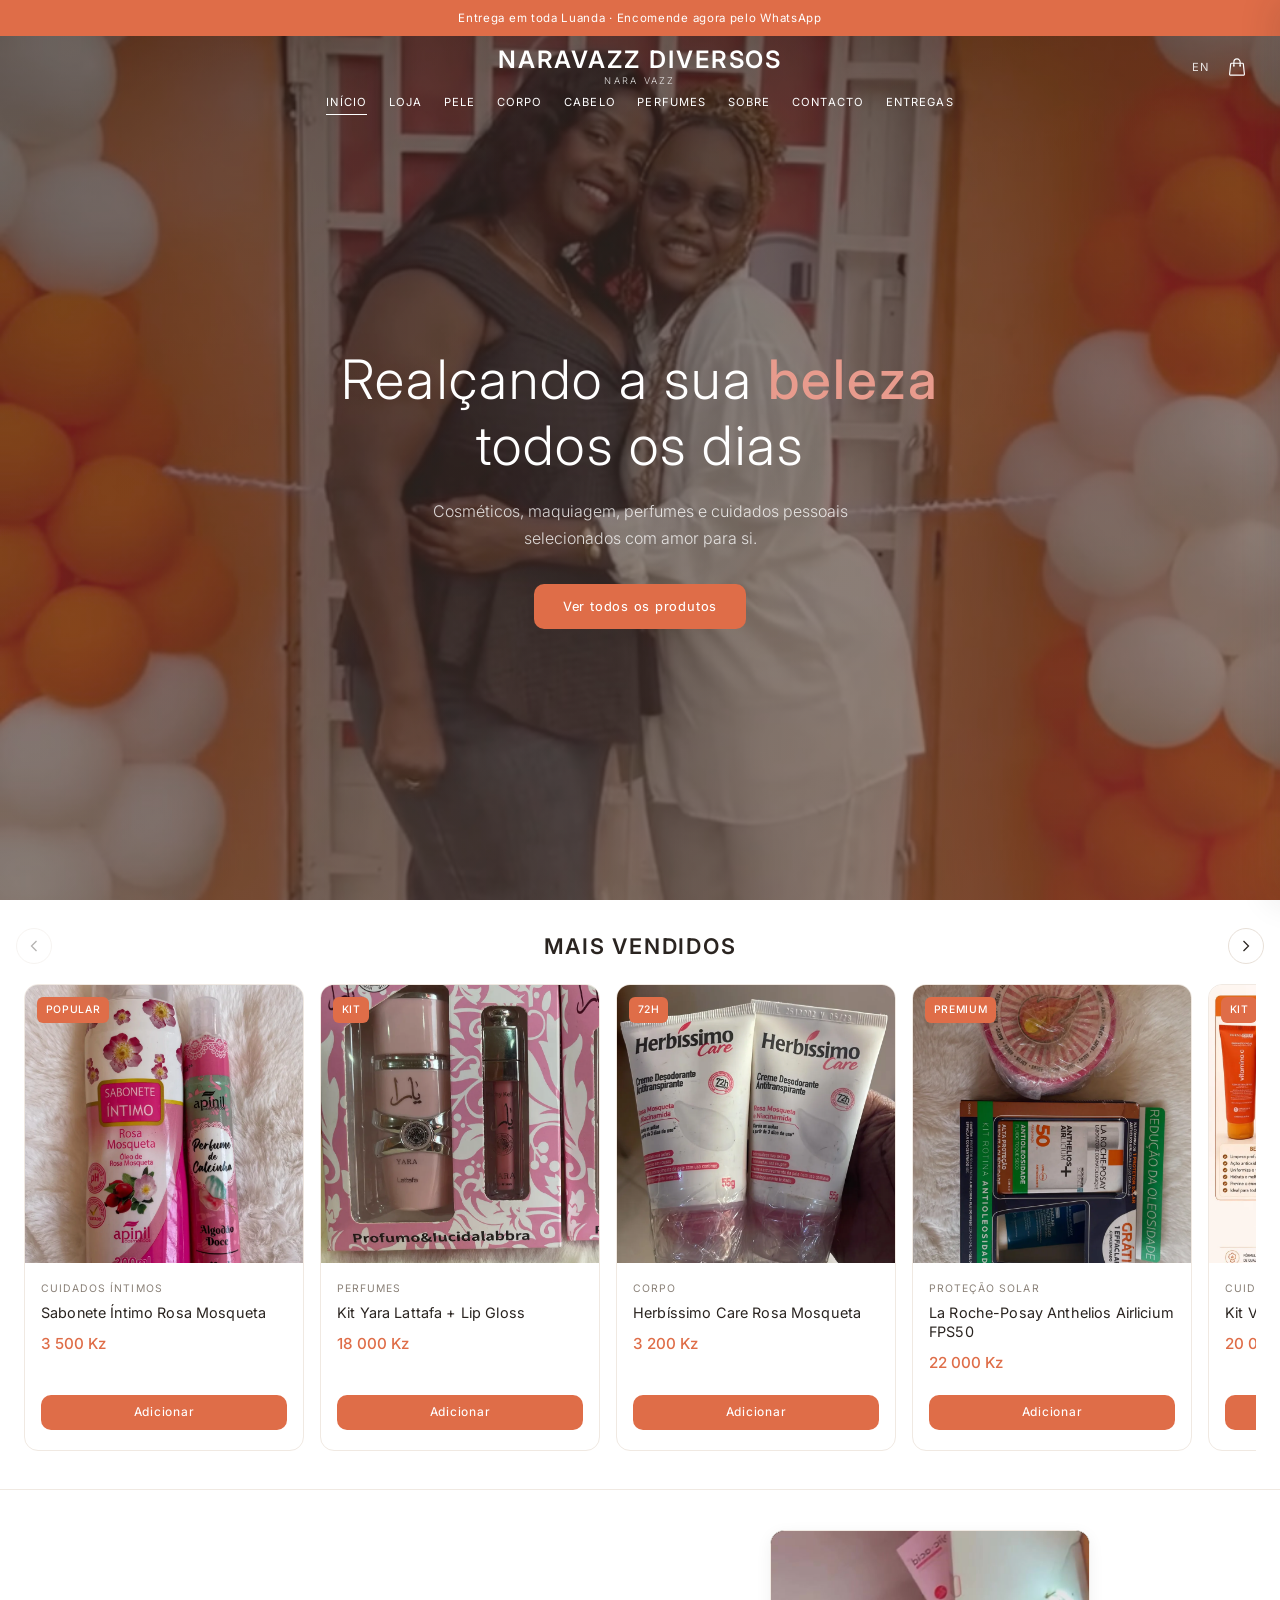
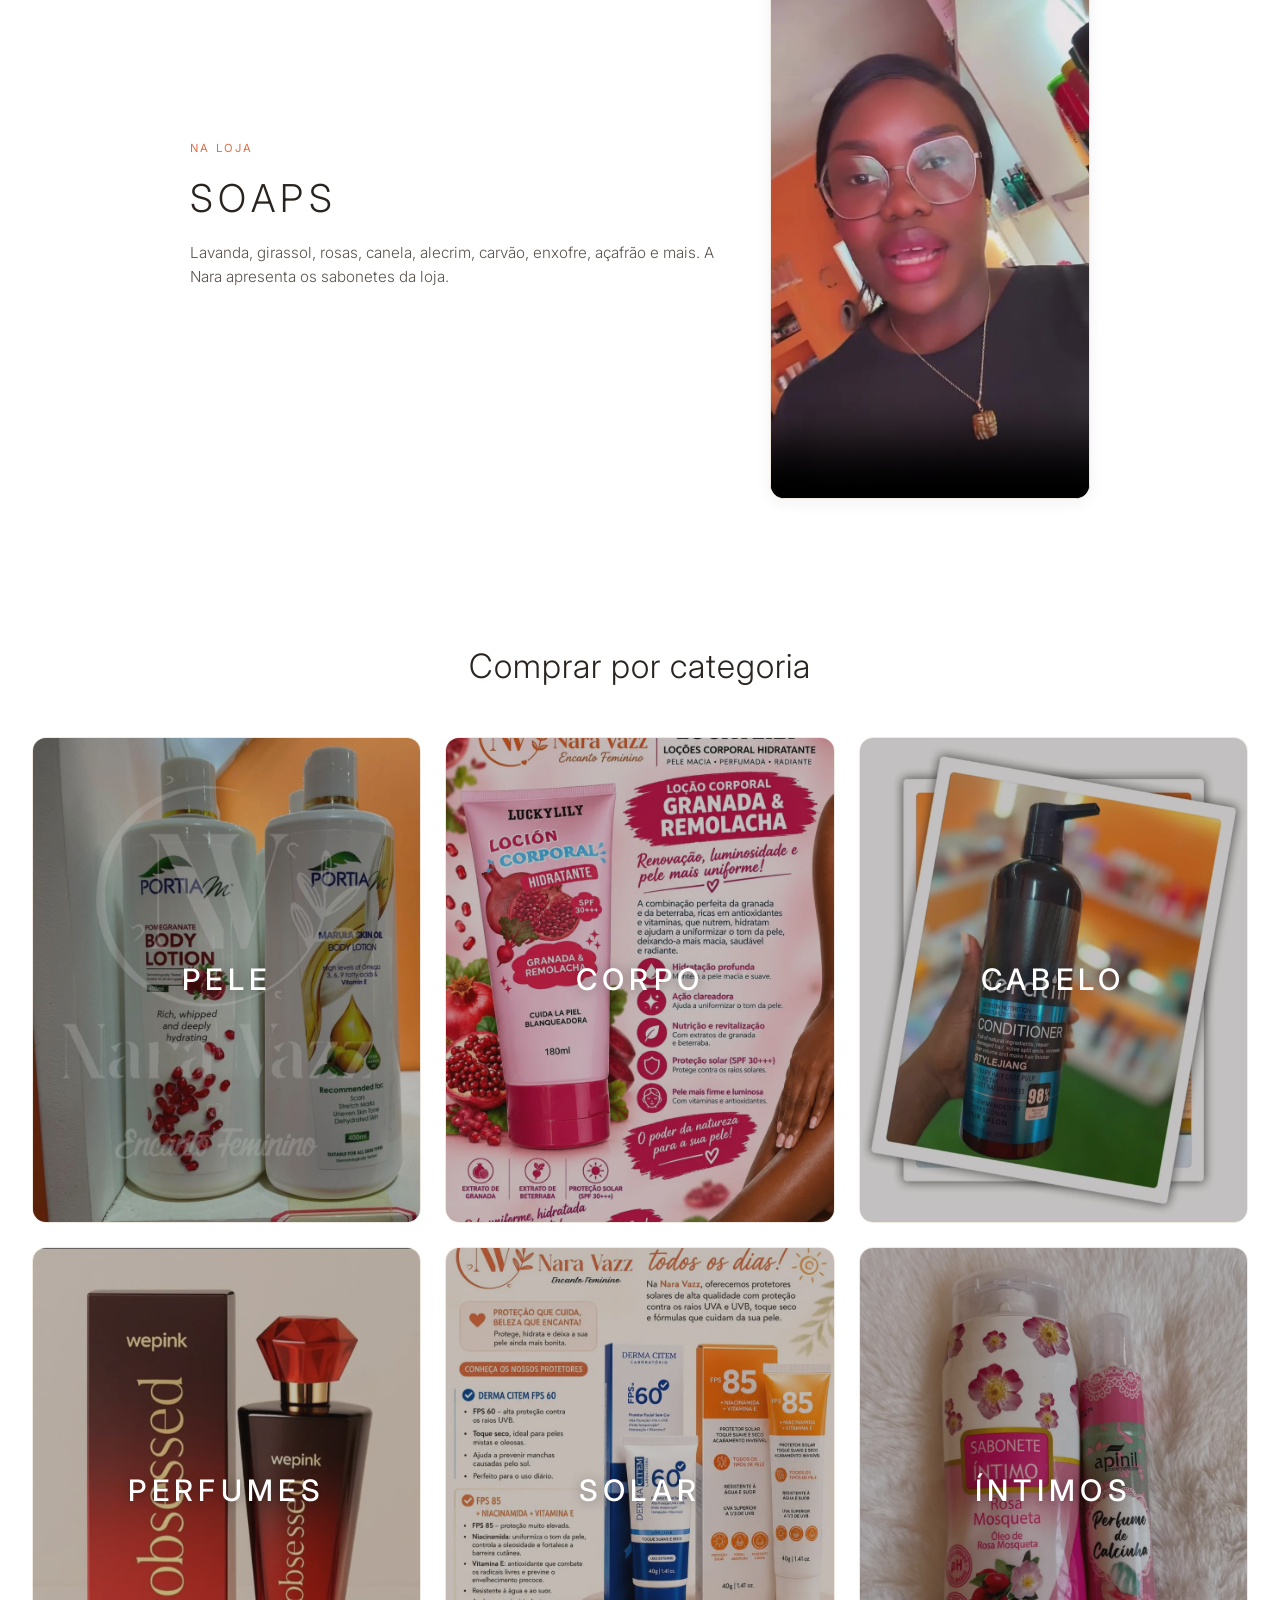
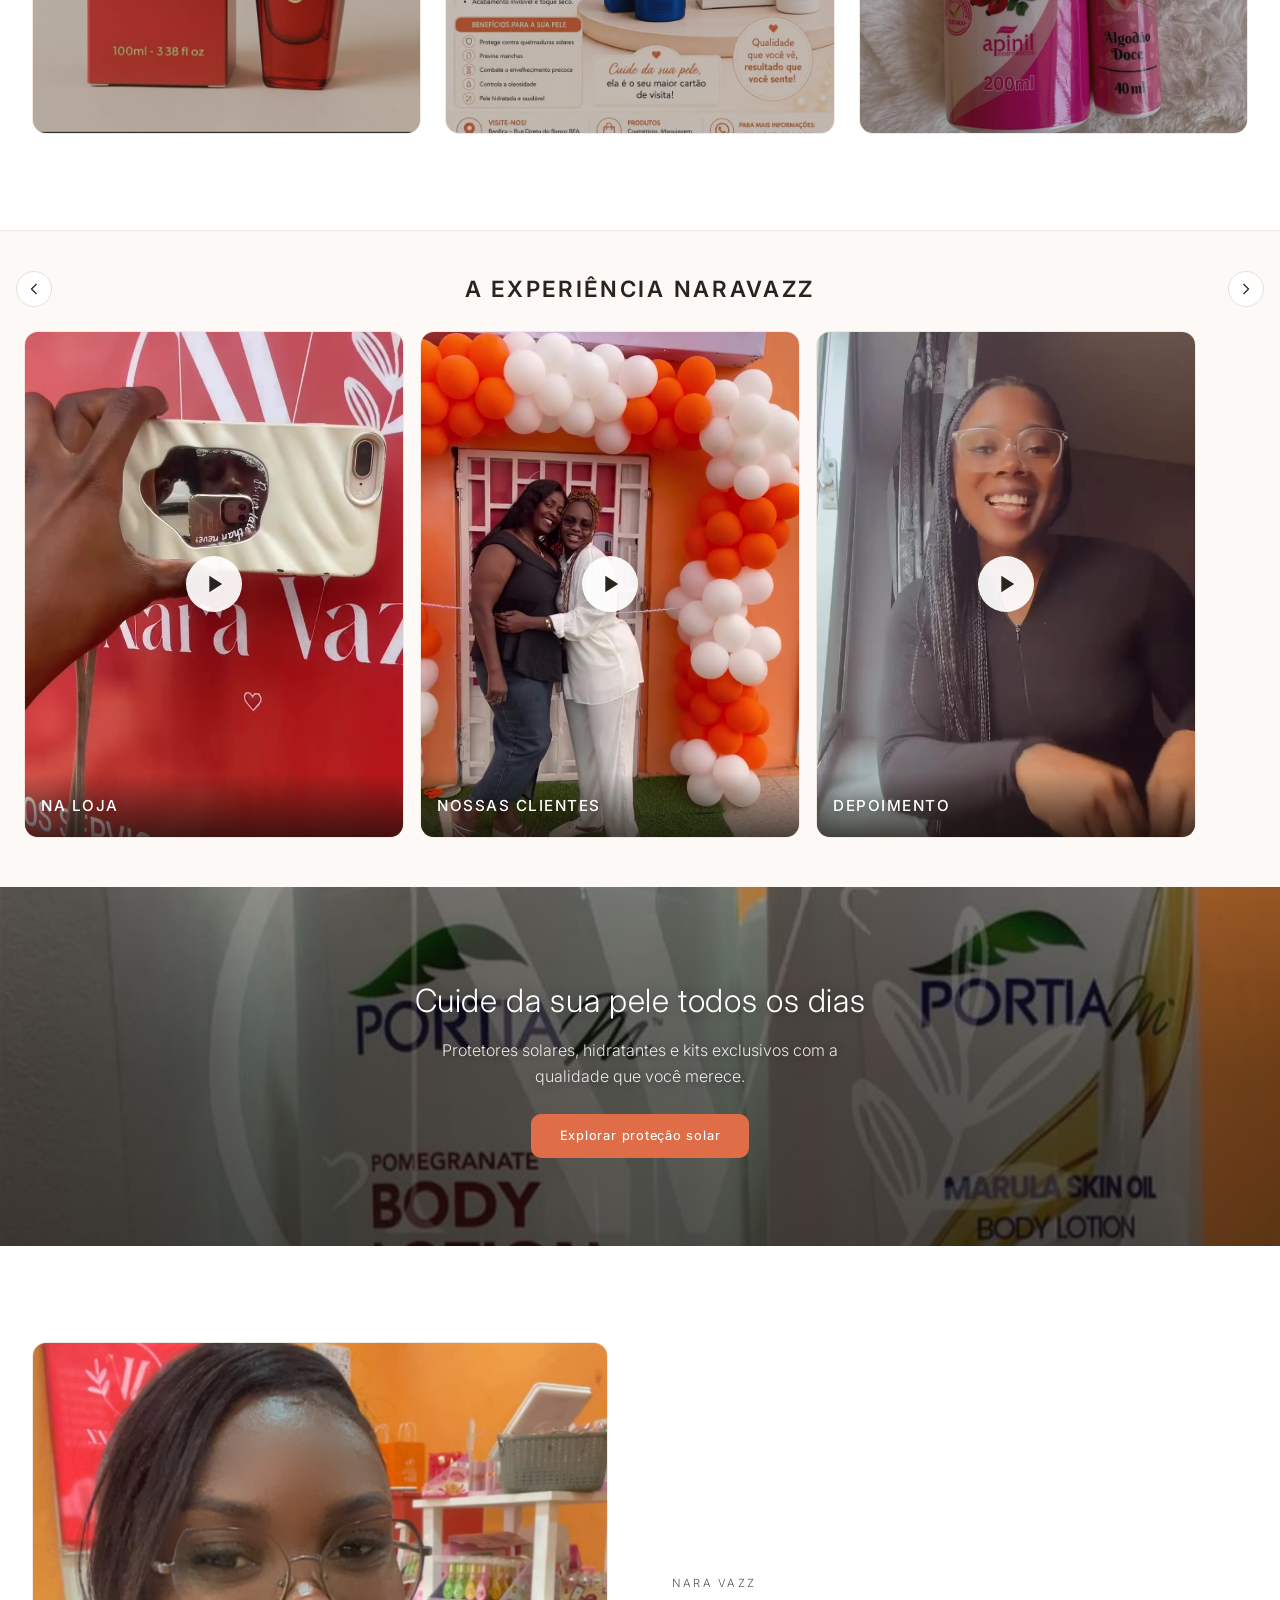
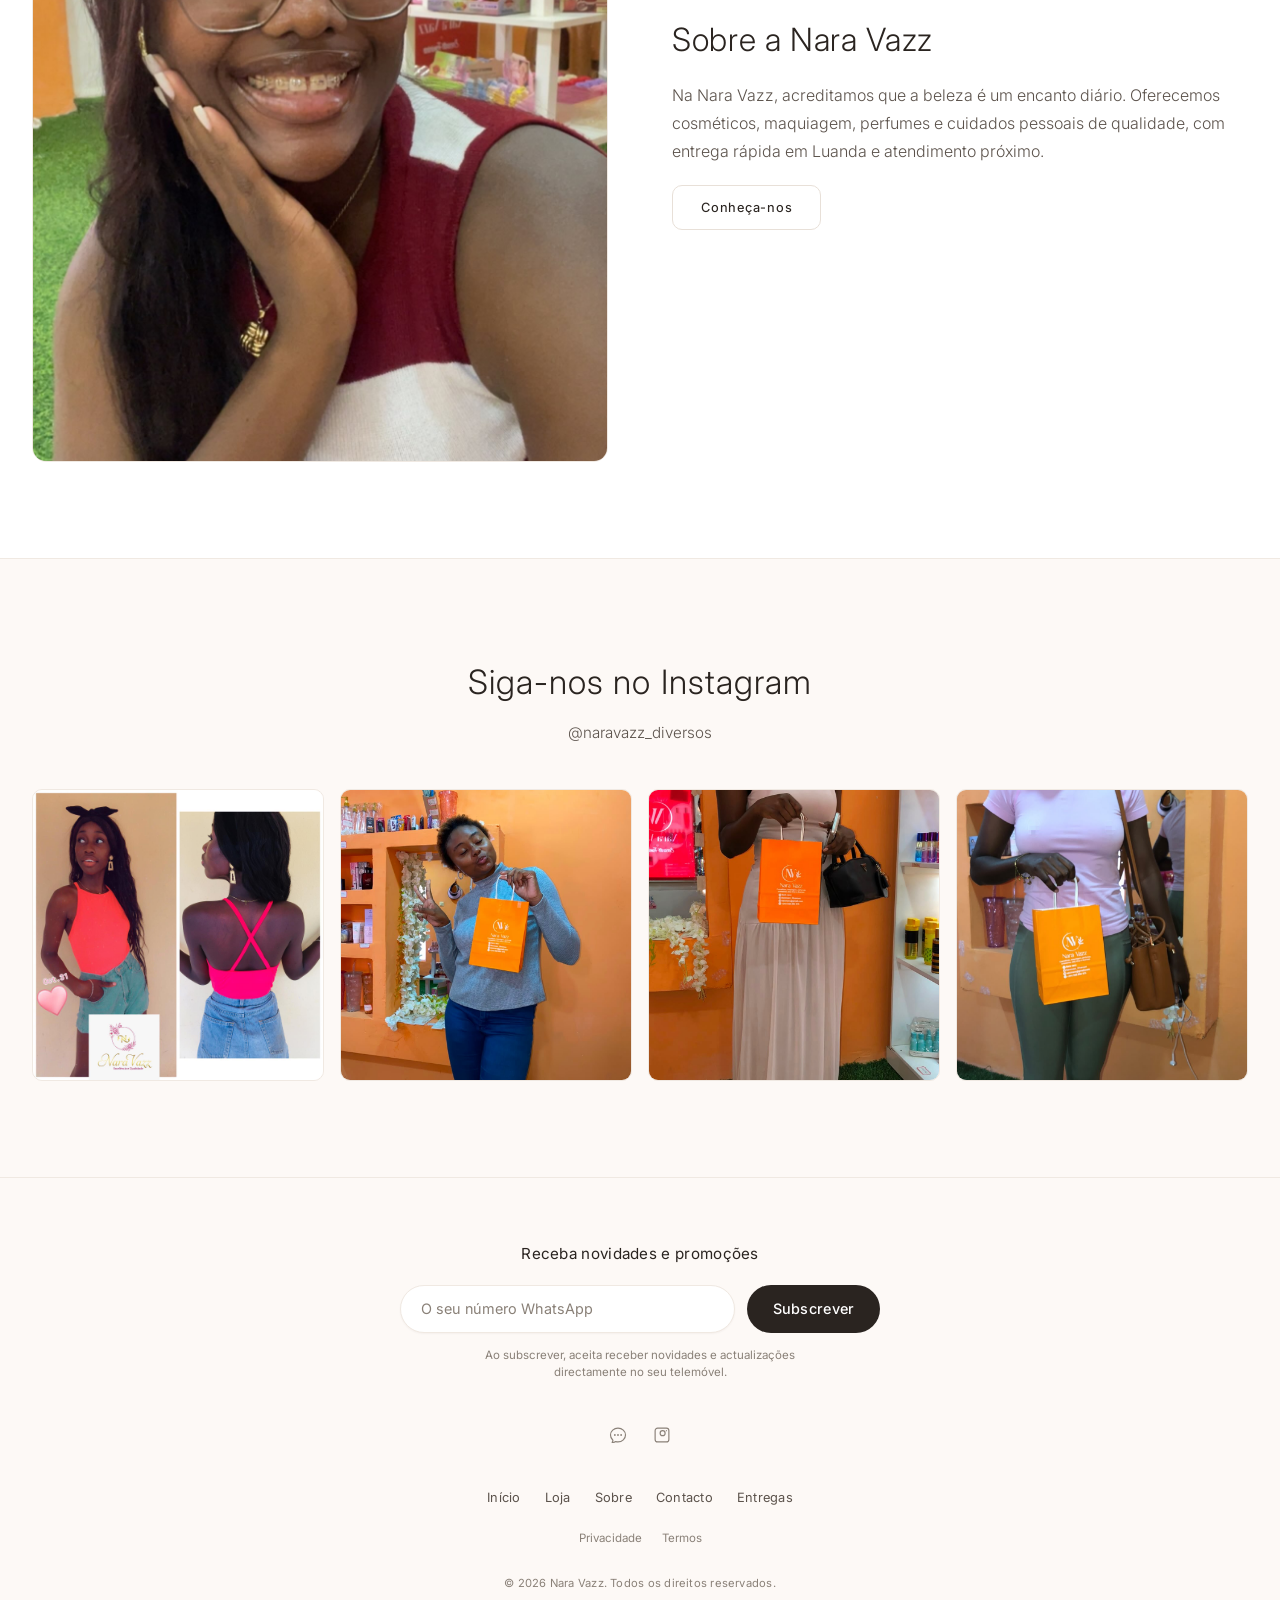
<file: Naravassdiversos/index.html>
<!DOCTYPE html>
<html lang="pt">
<head>
  <meta charset="UTF-8">
  <meta name="viewport" content="width=device-width, initial-scale=1.0, viewport-fit=cover">
  <meta name="description" content="Nara Vazz - Cosméticos, maquiagem, perfumes e cuidados pessoais em Luanda. Encanto Feminino.">
  <title>Nara Vazz · Encanto Feminino</title>
  <link rel="preconnect" href="https://fonts.googleapis.com">
  <link rel="preconnect" href="https://fonts.gstatic.com" crossorigin>
  <link href="https://fonts.googleapis.com/css2?family=Inter:wght@300;400;500;600&display=swap" rel="stylesheet">
  <link rel="stylesheet" href="css/styles.css">
  <link rel="icon" href="images/favicon.png" type="image/png">
  <link rel="apple-touch-icon" href="images/favicon-180.png">
</head>
<body>
  <!-- Announcement Bar -->
  <div class="announce-bar" onclick="window.open('https://wa.me/244938890975','_blank')">
    <span data-i18n="announce">Entrega em toda Luanda · Encomende agora pelo WhatsApp</span>
  </div>

  <!-- Header -->
  <header class="site-header">
    <div class="header-inner">
      <button class="hamburger" aria-label="Menu">
        <span></span><span></span><span></span>
      </button>
      <a href="index.html" class="brand">
        <span class="brand-name">Naravazz Diversos</span>
        <span class="brand-tag">Nara Vazz</span>
      </a>
      <div class="header-actions">
        <button class="lang-toggle" type="button">EN</button>
        <button type="button" class="header-icon cart-toggle" aria-label="Carrinho">
          <svg xmlns="http://www.w3.org/2000/svg" fill="none" viewBox="0 0 24 24" stroke="currentColor"><path stroke-linecap="round" stroke-linejoin="round" d="M15.75 10.5V6a3.75 3.75 0 10-7.5 0v4.5m11.356-1.993l1.263 12c.07.665-.45 1.243-1.119 1.243H4.25a1.125 1.125 0 01-1.12-1.243l1.264-12A1.125 1.125 0 015.513 7.5h12.974c.576 0 1.059.435 1.119 1.007zM8.625 10.5a.375.375 0 11-.75 0 .375.375 0 01.75 0zm7.5 0a.375.375 0 11-.75 0 .375.375 0 01.75 0z"/></svg>
          <span class="cart-count" style="display:none">0</span>
        </button>
      </div>
      <nav class="desktop-nav">
        <a href="index.html" class="nav-link active" data-i18n="navHome">Início</a>
        <a href="shop.html" class="nav-link" data-i18n="navShop">Loja</a>
        <a href="shop.html?cat=pele" class="nav-link" data-i18n="navSkincare">Pele</a>
        <a href="shop.html?cat=corpo" class="nav-link" data-i18n="navBody">Corpo</a>
        <a href="shop.html?cat=cabelo" class="nav-link" data-i18n="navHair">Cabelo</a>
        <a href="shop.html?cat=perfume" class="nav-link" data-i18n="navPerfume">Perfumes</a>
        <a href="about.html" class="nav-link" data-i18n="navAbout">Sobre</a>
        <a href="contact.html" class="nav-link" data-i18n="navContact">Contacto</a>
        <a href="delivery.html" class="nav-link" data-i18n="footerDelivery">Entregas</a>
      </nav>
    </div>
  </header>

  <!-- Mobile Drawer -->
  <div class="drawer-overlay"></div>
  <aside class="mobile-drawer">
    <button class="drawer-close" aria-label="Fechar">
      <svg width="20" height="20" viewBox="0 0 24 24" fill="none" stroke="currentColor" stroke-width="1.5"><path d="M18 6L6 18M6 6l12 12"/></svg>
    </button>
    <div class="drawer-brand">
      <span class="brand-name">Naravazz Diversos</span>
      <span class="brand-tag">Nara Vazz</span>
    </div>
    <nav class="drawer-nav">
      <a href="index.html" data-i18n="navHome">Início</a>
      <a href="shop.html" data-i18n="navShop">Loja</a>
      <a href="shop.html?cat=pele" data-i18n="navSkincare">Pele</a>
      <a href="shop.html?cat=corpo" data-i18n="navBody">Corpo</a>
      <a href="shop.html?cat=cabelo" data-i18n="navHair">Cabelo</a>
      <a href="shop.html?cat=perfume" data-i18n="navPerfume">Perfumes</a>
      <a href="about.html" data-i18n="navAbout">Sobre</a>
      <a href="contact.html" data-i18n="navContact">Contacto</a>
      <a href="delivery.html" data-i18n="footerDelivery">Entregas</a>
      <a href="#" class="cart-toggle" data-i18n="cartTitle">Carrinho</a>
    </nav>
    <div class="drawer-footer">
      <p>+244 938 890 975</p>
      <a href="https://wa.me/244938890975" target="_blank" rel="noopener">WhatsApp</a>
    </div>
  </aside>

  <!-- Cart Side Panel -->
  <div class="cart-panel-overlay"></div>
  <aside class="cart-panel" id="cart-panel" aria-label="Carrinho">
    <div class="cart-panel-header">
      <h2 data-i18n="cartTitle">Carrinho</h2>
      <button type="button" class="cart-panel-close" aria-label="Fechar">
        <svg width="20" height="20" viewBox="0 0 24 24" fill="none" stroke="currentColor" stroke-width="1.5"><path d="M18 6L6 18M6 6l12 12"/></svg>
      </button>
    </div>
    <div class="cart-panel-body" id="cart-panel-body"></div>
    <div class="cart-panel-footer" id="cart-panel-footer" style="display:none"></div>
  </aside>

  <!-- Hero -->
  <section class="hero" data-site-img-bg="hero">
    <img class="hero-bg-img" src="images/hero-store.jpg" alt="" data-site-img="hero" width="1600" height="900" decoding="async" fetchpriority="high" aria-hidden="true" onerror="this.onerror=null;this.src='images/hero-store.jpg'">
    <div class="hero-content">
      <h1 data-i18n="heroTitle">Realçando a sua <strong>beleza</strong> todos os dias</h1>
      <p data-i18n="heroDesc">Cosméticos, maquiagem, perfumes e cuidados pessoais selecionados com amor para si.</p>
      <div class="hero-cta">
        <a href="shop.html" class="btn btn-primary" data-i18n="heroCta1">Ver todos os produtos</a>
      </div>
    </div>
  </section>

  <!-- Product collections (Top G style: arrows switch collection, swipe products) -->
  <section class="section home-carousel-section" id="home-collections">
    <div class="carousel-head">
      <button type="button" class="carousel-nav" id="collection-prev" aria-label="Anterior">
        <svg width="20" height="20" viewBox="0 0 24 24" fill="none" stroke="currentColor" stroke-width="1.5"><path d="M15 18l-6-6 6-6"/></svg>
      </button>
      <h2 class="carousel-title" id="collection-title" data-i18n="bestSelling">Mais vendidos</h2>
      <button type="button" class="carousel-nav" id="collection-next" aria-label="Seguinte">
        <svg width="20" height="20" viewBox="0 0 24 24" fill="none" stroke="currentColor" stroke-width="1.5"><path d="M9 18l6-6-6-6"/></svg>
      </button>
    </div>
    <div class="collection-panels">
      <div class="carousel-track-wrap collection-panel is-active" data-collection="bestselling" data-i18n-key="bestSelling">
        <div class="carousel-track" id="carousel-bestselling"></div>
      </div>
      <div class="carousel-track-wrap collection-panel" data-collection="favoritos" data-i18n-key="favoritos" hidden>
        <div class="carousel-track" id="carousel-favoritos"></div>
      </div>
      <div class="carousel-track-wrap collection-panel" data-collection="novos" data-i18n-key="novosNaLoja" hidden>
        <div class="carousel-track" id="carousel-novos"></div>
      </div>
    </div>
  </section>

  <!-- Soaps feature video -->
  <section class="section soaps-section">
    <div class="container">
      <div class="soaps-inner">
        <div class="soaps-copy">
          <p class="section-eyebrow" data-i18n="soapsEyebrow">Na loja</p>
          <h2 class="soaps-title" data-i18n="soapsTitle">Soaps</h2>
          <p class="soaps-desc" data-i18n="soapsDesc">Lavanda, girassol, rosas, canela, alecrim, carvão, enxofre, açafrão e mais. A Nara apresenta os sabonetes da loja.</p>
        </div>
        <div class="soaps-video-wrap">
          <video class="soaps-video" loop playsinline webkit-playsinline preload="metadata" controls poster="images/poster-soaps.jpg" data-site-img="poster_soaps">
            <source src="videos/soaps.mp4" type="video/mp4">
          </video>
        </div>
      </div>
    </div>
  </section>

  <!-- Categories - Kylie style -->
  <section class="section">
    <div class="container">
      <div class="section-header">
        <h2 class="section-title" data-i18n="catTitle">Comprar por categoria</h2>
      </div>
      <div class="cat-stack">
        <a href="shop.html?cat=pele" class="cat-card cat-card-hero">
          <img src="images/cat-pele.jpg" alt="Pele" data-site-img="cat_pele" loading="lazy">
          <span class="cat-card-label">Pele</span>
        </a>
        <a href="shop.html?cat=corpo" class="cat-card cat-card-hero">
          <img src="images/SaveClip.App_791561045_18096113048410000_5270708848669191931_n.webp" alt="Corpo" loading="lazy" data-site-img="cat_corpo">
          <span class="cat-card-label">Corpo</span>
        </a>
        <a href="shop.html?cat=cabelo" class="cat-card cat-card-hero">
          <img src="images/cat-cabelo.jpg" alt="Cabelo" data-site-img="cat_cabelo" loading="lazy">
          <span class="cat-card-label">Cabelo</span>
        </a>
        <a href="shop.html?cat=perfume" class="cat-card cat-card-hero">
          <img src="images/SaveClip.App_696167307_18082318238410000_1403620707140573358_n.webp" alt="Perfumes" loading="lazy" data-site-img="cat_perfume">
          <span class="cat-card-label">Perfumes</span>
        </a>
        <a href="shop.html?cat=solar" class="cat-card cat-card-hero">
          <img src="images/SaveClip.App_753231556_18089414354410000_5250035109845978277_n.webp" alt="Proteção Solar" loading="lazy" data-site-img="cat_solar">
          <span class="cat-card-label">Solar</span>
        </a>
        <a href="shop.html?cat=intimo" class="cat-card cat-card-hero">
          <img src="images/SaveClip.App_708891319_18083530490410000_1292920650234186326_n.webp" alt="Cuidados Íntimos" loading="lazy" data-site-img="cat_intimo">
          <span class="cat-card-label">Íntimos</span>
        </a>
      </div>
    </div>
  </section>

  <!-- A experiência Naravazz - video stories (Kylie style) -->
  <section class="section experience-section">
    <div class="experience-head">
      <button type="button" class="carousel-nav experience-prev" aria-label="Anterior">
        <svg width="20" height="20" viewBox="0 0 24 24" fill="none" stroke="currentColor" stroke-width="1.5"><path d="M15 18l-6-6 6-6"/></svg>
      </button>
      <h2 class="experience-title" data-i18n="experienceTitle">A experiência Naravazz</h2>
      <button type="button" class="carousel-nav experience-next" aria-label="Seguinte">
        <svg width="20" height="20" viewBox="0 0 24 24" fill="none" stroke="currentColor" stroke-width="1.5"><path d="M9 18l6-6-6-6"/></svg>
      </button>
    </div>
    <div class="experience-track-wrap">
      <div class="experience-track" id="experience-track">
        <article class="experience-card">
          <video class="experience-video" loop playsinline webkit-playsinline preload="metadata" poster="images/poster-experiencia-loja.jpg" data-site-img="poster_exp_loja">
            <source src="videos/experiencia-loja.mp4" type="video/mp4">
          </video>
          <div class="experience-overlay">
            <span class="experience-label" data-i18n="expLoja">Na loja</span>
          </div>
          <button type="button" class="experience-play" aria-label="Play">
            <svg class="icon-play" width="28" height="28" viewBox="0 0 24 24" fill="currentColor"><path d="M8 5v14l11-7z"/></svg>
            <svg class="icon-pause" width="28" height="28" viewBox="0 0 24 24" fill="currentColor"><path d="M6 5h4v14H6zm8 0h4v14h-4z"/></svg>
          </button>
        </article>
        <article class="experience-card">
          <video class="experience-video" loop playsinline webkit-playsinline preload="metadata" poster="images/poster-experiencia-clientes.jpg" data-site-img="poster_exp_clientes">
            <source src="videos/experiencia-clientes.mp4" type="video/mp4">
          </video>
          <div class="experience-overlay">
            <span class="experience-label" data-i18n="expClientes">Nossas clientes</span>
          </div>
          <button type="button" class="experience-play" aria-label="Play">
            <svg class="icon-play" width="28" height="28" viewBox="0 0 24 24" fill="currentColor"><path d="M8 5v14l11-7z"/></svg>
            <svg class="icon-pause" width="28" height="28" viewBox="0 0 24 24" fill="currentColor"><path d="M6 5h4v14H6zm8 0h4v14h-4z"/></svg>
          </button>
        </article>
        <article class="experience-card">
          <video class="experience-video" loop playsinline webkit-playsinline preload="metadata" poster="images/poster-experiencia-depoimento.jpg" data-site-img="poster_exp_depoimento">
            <source src="videos/experiencia-depoimento.mp4" type="video/mp4">
          </video>
          <div class="experience-overlay">
            <span class="experience-label" data-i18n="expDepoimento">Depoimento</span>
          </div>
          <button type="button" class="experience-play" aria-label="Play">
            <svg class="icon-play" width="28" height="28" viewBox="0 0 24 24" fill="currentColor"><path d="M8 5v14l11-7z"/></svg>
            <svg class="icon-pause" width="28" height="28" viewBox="0 0 24 24" fill="currentColor"><path d="M6 5h4v14H6zm8 0h4v14h-4z"/></svg>
          </button>
        </article>
      </div>
    </div>
  </section>

  <!-- Promo -->
  <section class="promo-banner">
    <img class="promo-banner-img" src="images/cat-pele.jpg" data-site-img="promo" alt="" aria-hidden="true" loading="lazy">
    <div class="promo-banner-overlay"></div>
    <div class="container promo-banner-content">
      <h2 data-i18n="promoTitle">Cuide da sua pele todos os dias</h2>
      <p data-i18n="promoText">Protetores solares, hidratantes e kits exclusivos com a qualidade que você merece.</p>
      <a href="shop.html?cat=solar" class="btn btn-primary" data-i18n="promoCta">Explorar proteção solar</a>
    </div>
  </section>

  <!-- About Teaser -->
  <section class="section">
    <div class="container">
      <div class="about-teaser">
        <div class="about-teaser-img">
          <img src="images/owner-nara.jpg" alt="Nara Vazz - fundadora da Naravazz Diversos" data-site-img="owner" loading="lazy">
        </div>
        <div class="about-teaser-text">
          <p class="section-eyebrow">Nara Vazz</p>
          <h2 data-i18n="aboutTitle">Sobre a Nara Vazz</h2>
          <p data-i18n="aboutText">Na Nara Vazz, acreditamos que a beleza é um encanto diário. Oferecemos cosméticos, maquiagem, perfumes e cuidados pessoais de qualidade, com entrega rápida em Luanda e atendimento próximo.</p>
          <a href="about.html" class="btn btn-outline" data-i18n="aboutCta">Conheça-nos</a>
        </div>
      </div>
    </div>
  </section>

  <!-- Instagram -->
  <section class="section" style="background:var(--surface);border-top:1px solid var(--border-soft)">
    <div class="container">
      <div class="section-header">
        <h2 class="section-title" data-i18n="instaTitle">Siga-nos no Instagram</h2>
        <p class="section-desc">@naravazz_diversos</p>
      </div>
      <div class="insta-grid">
        <a href="https://www.instagram.com/naravazz_diversos/" target="_blank" rel="noopener" class="insta-item">
          <img src="images/gallery-1.jpg" data-site-img="gallery_1" alt="Cliente Nara Vazz" loading="lazy">
        </a>
        <a href="https://www.instagram.com/naravazz_diversos/" target="_blank" rel="noopener" class="insta-item">
          <img src="images/gallery-2.jpg" data-site-img="gallery_2" alt="Cliente na loja Nara Vazz" loading="lazy">
        </a>
        <a href="https://www.instagram.com/naravazz_diversos/" target="_blank" rel="noopener" class="insta-item">
          <img src="images/gallery-3.jpg" data-site-img="gallery_3" alt="Cliente com sacola Nara Vazz" loading="lazy">
        </a>
        <a href="https://www.instagram.com/naravazz_diversos/" target="_blank" rel="noopener" class="insta-item">
          <img src="images/gallery-4.jpg" data-site-img="gallery_4" alt="Cliente Nara Vazz" loading="lazy">
        </a>
      </div>
    </div>
  </section>

  <!-- Footer -->
  <footer class="site-footer">
    <div class="container">
      <div class="footer-newsletter">
        <label data-i18n="newsletterLabel">Receba novidades e promoções</label>
        <form class="newsletter-form">
          <input type="tel" name="whatsapp" required placeholder="O seu número WhatsApp" data-i18n="newsletterPlaceholder" autocomplete="tel" inputmode="tel">
          <button type="submit" class="btn btn-newsletter" data-i18n="newsletterBtn">Subscrever</button>
        </form>
        <p class="newsletter-note" data-i18n="newsletterNote">Ao subscrever, aceita receber novidades e actualizações directamente no seu telemóvel.</p>
      </div>
      <div class="footer-social">
        <a href="https://wa.me/244938890975" target="_blank" rel="noopener" aria-label="WhatsApp">
          <svg xmlns="http://www.w3.org/2000/svg" fill="none" viewBox="0 0 24 24" stroke="currentColor"><path stroke-linecap="round" stroke-linejoin="round" d="M8.625 12a.375.375 0 11-.75 0 .375.375 0 01.75 0zm0 0H8.25m4.125 0a.375.375 0 11-.75 0 .375.375 0 01.75 0zm0 0H12m4.125 0a.375.375 0 11-.75 0 .375.375 0 01.75 0zm0 0h-.375M21 12c0 4.556-4.03 8.25-9 8.25a9.764 9.764 0 01-2.555-.337A5.972 5.972 0 015.41 20.97a5.969 5.969 0 01-.474-.065 4.48 4.48 0 00.978-2.025c.09-.457-.133-.901-.467-1.226C3.93 16.178 3 14.189 3 12c0-4.556 4.03-8.25 9-8.25s9 3.694 9 8.25z"/></svg>
        </a>
        <a href="https://www.instagram.com/naravazz_diversos/" target="_blank" rel="noopener" aria-label="Instagram">
          <svg xmlns="http://www.w3.org/2000/svg" fill="none" viewBox="0 0 24 24" stroke="currentColor"><path stroke-linecap="round" stroke-linejoin="round" d="M6.75 3.75h10.5A3 3 0 0120.25 6.75v10.5a3 3 0 01-3 3H6.75a3 3 0 01-3-3V6.75a3 3 0 013-3z"/><path stroke-linecap="round" stroke-linejoin="round" d="M15.75 9.75a3 3 0 11-6 0 3 3 0 016 0zM17.25 6.75h.008v.008h-.008V6.75z"/></svg>
        </a>
      </div>
      <nav class="footer-links">
        <a href="index.html" data-i18n="footerHome">Início</a>
        <a href="shop.html" data-i18n="footerShop">Loja</a>
        <a href="about.html" data-i18n="footerAbout">Sobre</a>
        <a href="contact.html" data-i18n="footerContact">Contacto</a>
        <a href="delivery.html" data-i18n="footerDelivery">Entregas</a>
      </nav>
      <nav class="footer-legal">
        <a href="#" data-i18n="footerPrivacy">Privacidade</a>
        <a href="#" data-i18n="footerTerms">Termos</a>
      </nav>
      <p class="footer-copy" data-i18n="copyright">© 2026 Nara Vazz. Todos os direitos reservados.</p>
    </div>
  </footer>

  <script src="js/products.js"></script>
  <script src="js/app.js"></script>
</body>
</html>
</file>
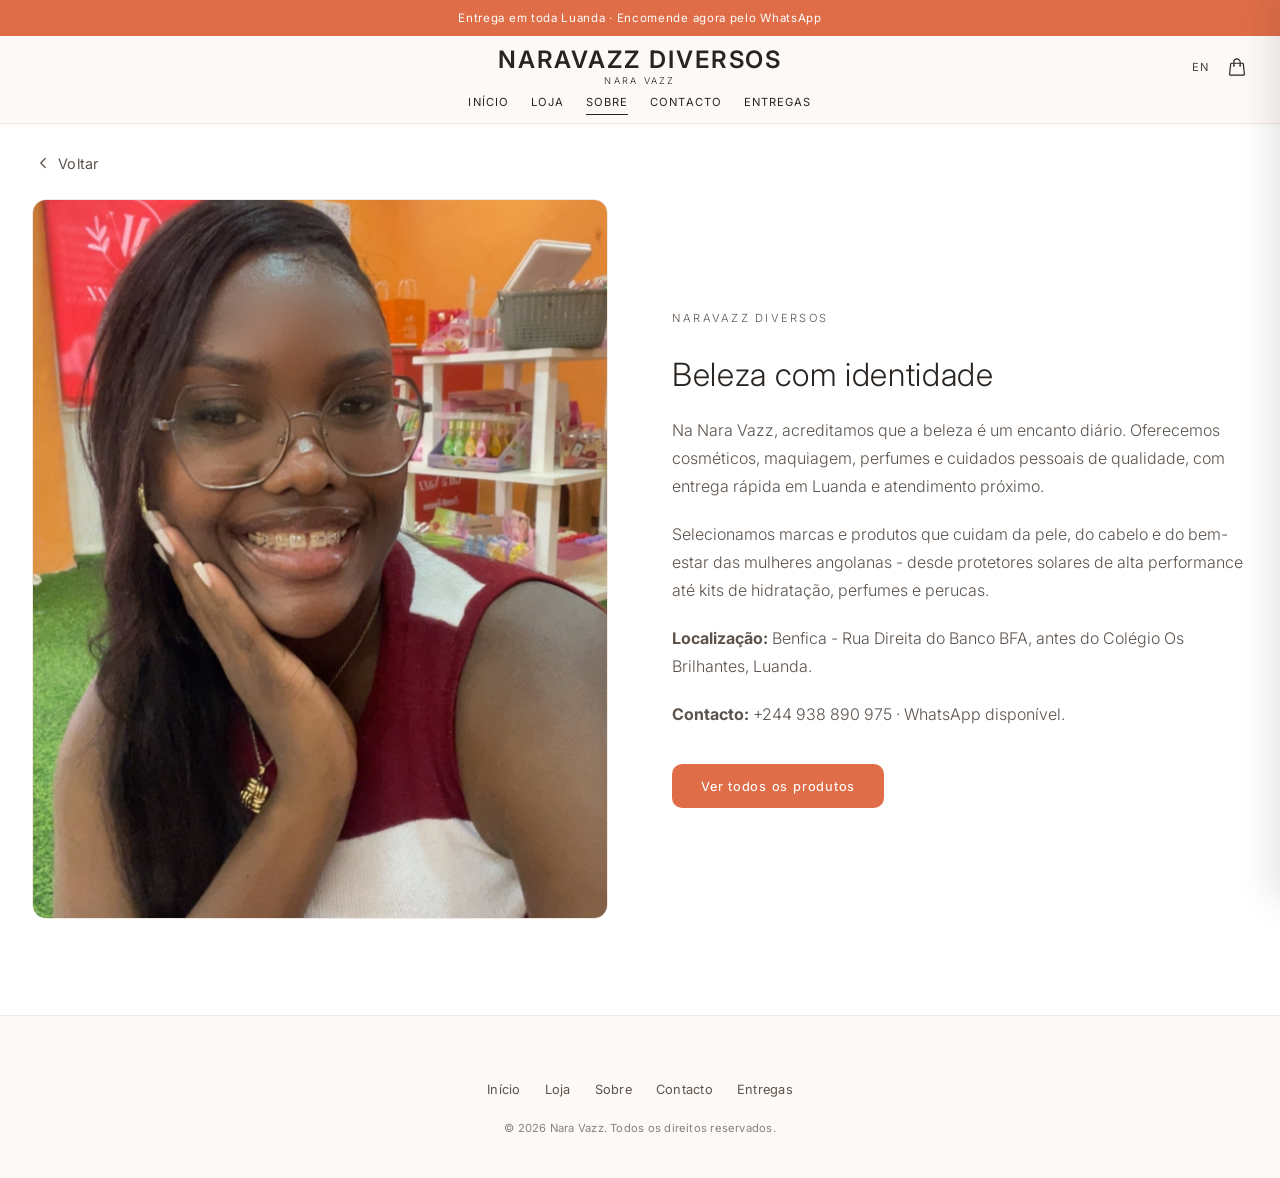
<file: Naravassdiversos/about.html>
<!DOCTYPE html>
<html lang="pt">
<head>
  <meta charset="UTF-8">
  <meta name="viewport" content="width=device-width, initial-scale=1.0, viewport-fit=cover">
  <title>Sobre · Nara Vazz</title>
  <link rel="preconnect" href="https://fonts.googleapis.com">
  <link rel="preconnect" href="https://fonts.gstatic.com" crossorigin>
  <link href="https://fonts.googleapis.com/css2?family=Inter:wght@300;400;500;600&display=swap" rel="stylesheet">
  <link rel="stylesheet" href="css/styles.css">
  <link rel="icon" href="images/favicon.png" type="image/png">
  <link rel="apple-touch-icon" href="images/favicon-180.png">
</head>
<body>
  <div class="announce-bar" onclick="window.open('https://wa.me/244938890975','_blank')">
    <span data-i18n="announce">Entrega em toda Luanda · Encomende agora pelo WhatsApp</span>
  </div>

  <header class="site-header scrolled">
    <div class="header-inner">
      <button class="hamburger" aria-label="Menu"><span></span><span></span><span></span></button>
      <a href="index.html" class="brand">
        <span class="brand-name">Naravazz Diversos</span>
        <span class="brand-tag">Nara Vazz</span>
      </a>
      <div class="header-actions">
        <button class="lang-toggle" type="button">EN</button>
        <button type="button" class="header-icon cart-toggle" aria-label="Carrinho">
          <svg xmlns="http://www.w3.org/2000/svg" fill="none" viewBox="0 0 24 24" stroke="currentColor"><path stroke-linecap="round" stroke-linejoin="round" d="M15.75 10.5V6a3.75 3.75 0 10-7.5 0v4.5m11.356-1.993l1.263 12c.07.665-.45 1.243-1.119 1.243H4.25a1.125 1.125 0 01-1.12-1.243l1.264-12A1.125 1.125 0 015.513 7.5h12.974c.576 0 1.059.435 1.119 1.007zM8.625 10.5a.375.375 0 11-.75 0 .375.375 0 01.75 0zm7.5 0a.375.375 0 11-.75 0 .375.375 0 01.75 0z"/></svg>
          <span class="cart-count" style="display:none">0</span>
        </button>
      </div>
      <nav class="desktop-nav">
        <a href="index.html" class="nav-link" data-i18n="navHome">Início</a>
        <a href="shop.html" class="nav-link" data-i18n="navShop">Loja</a>
        <a href="about.html" class="nav-link active" data-i18n="navAbout">Sobre</a>
        <a href="contact.html" class="nav-link" data-i18n="navContact">Contacto</a>
        <a href="delivery.html" class="nav-link" data-i18n="footerDelivery">Entregas</a>
      </nav>
    </div>
  </header>

  <div class="drawer-overlay"></div>
  <aside class="mobile-drawer">
    <button class="drawer-close" aria-label="Fechar">
      <svg width="20" height="20" viewBox="0 0 24 24" fill="none" stroke="currentColor" stroke-width="1.5"><path d="M18 6L6 18M6 6l12 12"/></svg>
    </button>
    <div class="drawer-brand">
      <span class="brand-name">Naravazz Diversos</span>
      <span class="brand-tag">Nara Vazz</span>
    </div>
    <nav class="drawer-nav">
      <a href="index.html" data-i18n="navHome">Início</a>
      <a href="shop.html" data-i18n="navShop">Loja</a>
      <a href="shop.html?cat=pele" data-i18n="navSkincare">Pele</a>
      <a href="shop.html?cat=corpo" data-i18n="navBody">Corpo</a>
      <a href="shop.html?cat=cabelo" data-i18n="navHair">Cabelo</a>
      <a href="shop.html?cat=perfume" data-i18n="navPerfume">Perfumes</a>
      <a href="about.html" data-i18n="navAbout">Sobre</a>
      <a href="contact.html" data-i18n="navContact">Contacto</a>
      <a href="delivery.html" data-i18n="footerDelivery">Entregas</a>
      <a href="#" class="cart-toggle" data-i18n="cartTitle">Carrinho</a>
    </nav>
    <div class="drawer-footer">
      <p>+244 938 890 975</p>
      <a href="https://wa.me/244938890975" target="_blank" rel="noopener">WhatsApp</a>
    </div>
  </aside>

  <!-- Cart Side Panel -->
  <div class="cart-panel-overlay"></div>
  <aside class="cart-panel" id="cart-panel" aria-label="Carrinho">
    <div class="cart-panel-header">
      <h2 data-i18n="cartTitle">Carrinho</h2>
      <button type="button" class="cart-panel-close" aria-label="Fechar">
        <svg width="20" height="20" viewBox="0 0 24 24" fill="none" stroke="currentColor" stroke-width="1.5"><path d="M18 6L6 18M6 6l12 12"/></svg>
      </button>
    </div>
    <div class="cart-panel-body" id="cart-panel-body"></div>
    <div class="cart-panel-footer" id="cart-panel-footer" style="display:none"></div>
  </aside>

  <section class="section" style="padding-top: calc(var(--header-h) + var(--announce-h) + 2.5rem)">
    <div class="container">
      <button type="button" class="page-back" data-fallback="index.html">
        <svg width="18" height="18" viewBox="0 0 24 24" fill="none" stroke="currentColor" stroke-width="1.75" stroke-linecap="round" stroke-linejoin="round" aria-hidden="true"><path d="M15 18l-6-6 6-6"/></svg>
        <span data-i18n="productBack">Voltar</span>
      </button>
      <div class="about-teaser">
        <div class="about-teaser-img">
          <img src="images/owner-nara.jpg" alt="Nara Vazz - fundadora da Naravazz Diversos" data-site-img="owner" loading="lazy">
        </div>
        <div class="about-teaser-text">
          <p class="section-eyebrow">Naravazz Diversos</p>
          <h2>Beleza com identidade</h2>
          <p data-i18n="aboutText">Na Nara Vazz, acreditamos que a beleza é um encanto diário. Oferecemos cosméticos, maquiagem, perfumes e cuidados pessoais de qualidade, com entrega rápida em Luanda e atendimento próximo.</p>
          <p>Selecionamos marcas e produtos que cuidam da pele, do cabelo e do bem-estar das mulheres angolanas - desde protetores solares de alta performance até kits de hidratação, perfumes e perucas.</p>
          <p><strong>Localização:</strong> Benfica - Rua Direita do Banco BFA, antes do Colégio Os Brilhantes, Luanda.</p>
          <p><strong>Contacto:</strong> +244 938 890 975 · WhatsApp disponível.</p>
          <a href="shop.html" class="btn btn-primary" style="margin-top:1rem" data-i18n="heroCta1">Ver produtos</a>
        </div>
      </div>
    </div>
  </section>

  <footer class="site-footer">
    <div class="container">
      <nav class="footer-links">
        <a href="index.html" data-i18n="footerHome">Início</a>
        <a href="shop.html" data-i18n="footerShop">Loja</a>
        <a href="about.html" data-i18n="footerAbout">Sobre</a>
        <a href="contact.html" data-i18n="footerContact">Contacto</a>
        <a href="delivery.html" data-i18n="footerDelivery">Entregas</a>
      </nav>
      <p class="footer-copy" data-i18n="copyright">© 2026 Nara Vazz. Todos os direitos reservados.</p>
    </div>
  </footer>

  <script src="js/products.js"></script>
  <script src="js/app.js"></script>
</body>
</html>
</file>
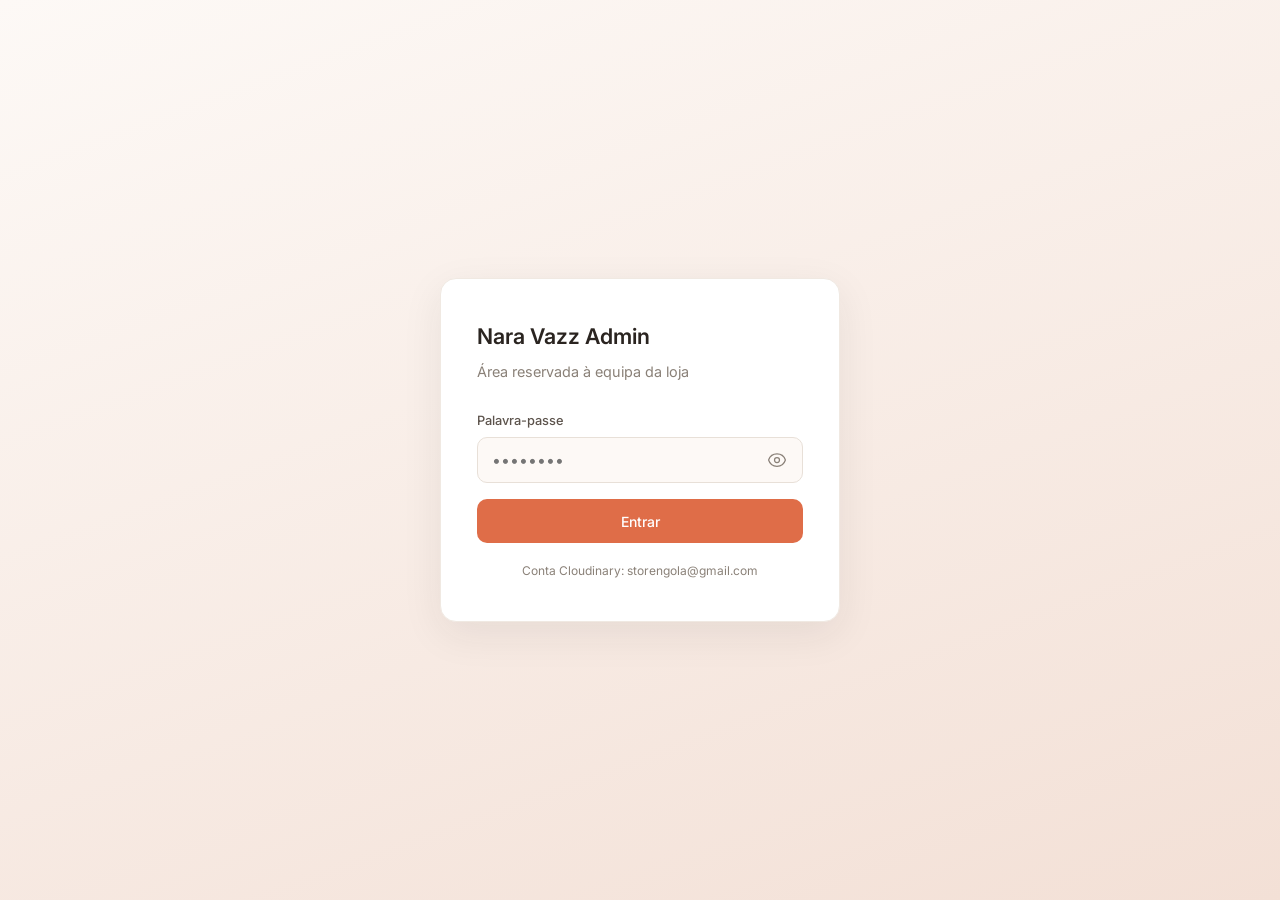
<file: Naravassdiversos/admin.html>
<!DOCTYPE html>
<html lang="pt">
<head>
  <meta charset="UTF-8">
  <meta name="viewport" content="width=device-width, initial-scale=1.0, viewport-fit=cover">
  <meta name="robots" content="noindex, nofollow">
  <title>Admin · Nara Vazz</title>
  <link rel="preconnect" href="https://fonts.googleapis.com">
  <link rel="preconnect" href="https://fonts.gstatic.com" crossorigin>
  <link href="https://fonts.googleapis.com/css2?family=Inter:wght@300;400;500;600&display=swap" rel="stylesheet">
  <link rel="stylesheet" href="css/styles.css">
  <link rel="stylesheet" href="css/admin.css">
  <link rel="icon" href="images/favicon.png" type="image/png">
</head>
<body class="admin-body">

  <!-- Login -->
  <div class="admin-login" id="admin-login">
    <div class="admin-login-card">
      <h1>Nara Vazz Admin</h1>
      <p class="sub">Área reservada à equipa da loja</p>
      <div class="admin-login-error" id="login-error">Palavra-passe incorrecta</div>
      <label for="admin-password">Palavra-passe</label>
      <div class="admin-password-wrap">
        <input type="password" id="admin-password" placeholder="••••••••" autocomplete="current-password">
        <button type="button" class="admin-password-toggle" id="password-toggle" aria-label="Mostrar palavra-passe" title="Mostrar / ocultar">
          <svg class="icon-eye" xmlns="http://www.w3.org/2000/svg" width="20" height="20" fill="none" viewBox="0 0 24 24" stroke="currentColor" stroke-width="1.5">
            <path stroke-linecap="round" stroke-linejoin="round" d="M2.036 12.322a1.012 1.012 0 010-.639C3.423 7.51 7.36 4.5 12 4.5c4.638 0 8.573 3.007 9.963 7.178.07.207.07.431 0 .639C20.577 16.49 16.64 19.5 12 19.5c-4.638 0-8.573-3.007-9.963-7.178z"/>
            <path stroke-linecap="round" stroke-linejoin="round" d="M15 12a3 3 0 11-6 0 3 3 0 016 0z"/>
          </svg>
          <svg class="icon-eye-off" xmlns="http://www.w3.org/2000/svg" width="20" height="20" fill="none" viewBox="0 0 24 24" stroke="currentColor" stroke-width="1.5">
            <path stroke-linecap="round" stroke-linejoin="round" d="M3.98 8.223A10.477 10.477 0 001.934 12C3.226 16.338 7.244 19.5 12 19.5c.993 0 1.953-.138 2.863-.395M6.228 6.228A10.45 10.45 0 0112 4.5c4.756 0 8.773 3.162 10.065 7.498a10.523 10.523 0 01-4.293 5.774M6.228 6.228L3 3m3.228 3.228L3 3m3.228 3.228l3.65 3.65m7.894 7.894L21 21m-3.228-3.228l-3.65-3.65m0 0a3 3 0 10-4.243-4.243m4.242 4.242L9.88 9.88"/>
          </svg>
        </button>
      </div>
      <button type="button" class="btn-admin btn-admin-primary" style="width:100%" id="login-btn">Entrar</button>
      <p style="margin-top:18px;font-size:0.75rem;color:var(--muted);text-align:center">
        Conta Cloudinary: storengola@gmail.com
      </p>
    </div>
  </div>

  <!-- Shell -->
  <div class="admin-shell" id="admin-shell">
    <div class="admin-sidebar-overlay" id="sidebar-overlay"></div>

    <aside class="admin-sidebar" id="admin-sidebar">
      <div class="brand">
        <span class="brand-name">Naravazz Diversos</span>
        <span class="brand-tag">Painel de gestão</span>
      </div>
      <nav class="admin-nav" id="admin-nav">
        <button type="button" data-panel="dashboard" class="active">
          <svg xmlns="http://www.w3.org/2000/svg" fill="none" viewBox="0 0 24 24" stroke="currentColor"><path stroke-linecap="round" stroke-linejoin="round" stroke-width="1.5" d="M3.75 6A2.25 2.25 0 016 3.75h2.25A2.25 2.25 0 0110.5 6v2.25a2.25 2.25 0 01-2.25 2.25H6a2.25 2.25 0 01-2.25-2.25V6zM3.75 15.75A2.25 2.25 0 016 13.5h2.25a2.25 2.25 0 012.25 2.25V18a2.25 2.25 0 01-2.25 2.25H6A2.25 2.25 0 013.75 18v-2.25zM13.5 6a2.25 2.25 0 012.25-2.25H18A2.25 2.25 0 0120.25 6v2.25A2.25 2.25 0 0118 10.5h-2.25a2.25 2.25 0 01-2.25-2.25V6zM13.5 15.75a2.25 2.25 0 012.25-2.25H18a2.25 2.25 0 012.25 2.25V18A2.25 2.25 0 0118 20.25h-2.25A2.25 2.25 0 0113.5 18v-2.25z"/></svg>
          Dashboard
        </button>
        <button type="button" data-panel="products">
          <svg xmlns="http://www.w3.org/2000/svg" fill="none" viewBox="0 0 24 24" stroke="currentColor"><path stroke-linecap="round" stroke-linejoin="round" stroke-width="1.5" d="M15.75 10.5V6a3.75 3.75 0 10-7.5 0v4.5m11.356-1.993l1.263 12c.07.665-.45 1.243-1.119 1.243H4.25a1.125 1.125 0 01-1.12-1.243l1.264-12A1.125 1.125 0 015.513 7.5h12.974c.576 0 1.059.435 1.119 1.007z"/></svg>
          Produtos
        </button>
        <button type="button" data-panel="delivery">
          <svg xmlns="http://www.w3.org/2000/svg" fill="none" viewBox="0 0 24 24" stroke="currentColor"><path stroke-linecap="round" stroke-linejoin="round" stroke-width="1.5" d="M8.25 18.75a1.5 1.5 0 01-3 0m3 0a1.5 1.5 0 00-3 0m3 0h6m-9 0H3.375a1.125 1.125 0 01-1.125-1.125V14.25m17.25 4.5a1.5 1.5 0 01-3 0m3 0a1.5 1.5 0 00-3 0m3 0h1.125c.621 0 1.129-.504 1.09-1.124a17.902 17.902 0 00-3.213-9.193 2.056 2.056 0 00-1.58-.86H14.25M16.5 18.75h-2.25m0-11.177v-.958c0-.568-.422-1.048-.987-1.106a48.554 48.554 0 00-10.026 0 1.106 1.106 0 00-.987 1.106v7.635m12-6.677v6.677m0 4.5v-4.5m0 0h-12"/></svg>
          Entregas
        </button>
        <button type="button" data-panel="texts">
          <svg xmlns="http://www.w3.org/2000/svg" fill="none" viewBox="0 0 24 24" stroke="currentColor"><path stroke-linecap="round" stroke-linejoin="round" stroke-width="1.5" d="M7.5 8.25h9m-9 3H12m-9.75 1.51c0 1.6 1.123 2.994 2.707 3.227 1.129.166 2.27.293 3.423.379.35.026.67.21.865.501L12 21l2.755-4.133a1.14 1.14 0 01.865-.501 48.172 48.172 0 003.423-.379c1.584-.233 2.707-1.626 2.707-3.228V6.741c0-1.602-1.123-2.995-2.707-3.228A48.394 48.394 0 0012 3c-2.392 0-4.744.175-7.043.513C3.373 3.746 2.25 5.14 2.25 6.741v6.018z"/></svg>
          Textos do site
        </button>
        <button type="button" data-panel="images">
          <svg xmlns="http://www.w3.org/2000/svg" fill="none" viewBox="0 0 24 24" stroke="currentColor"><path stroke-linecap="round" stroke-linejoin="round" stroke-width="1.5" d="M2.25 15.75l5.159-5.159a2.25 2.25 0 013.182 0l5.159 5.159m-1.5-1.5l1.409-1.409a2.25 2.25 0 013.182 0l2.909 2.909M3.75 21h16.5A2.25 2.25 0 0022.5 18.75V5.25A2.25 2.25 0 0020.25 3H3.75A2.25 2.25 0 001.5 5.25v13.5A2.25 2.25 0 003.75 21z"/></svg>
          Imagens do site
        </button>
        <button type="button" data-panel="media">
          <svg xmlns="http://www.w3.org/2000/svg" fill="none" viewBox="0 0 24 24" stroke="currentColor"><path stroke-linecap="round" stroke-linejoin="round" stroke-width="1.5" d="M2.25 15.75l5.159-5.159a2.25 2.25 0 013.182 0l5.159 5.159m-1.5-1.5l1.409-1.409a2.25 2.25 0 013.182 0l2.909 2.909M3.75 21h16.5A2.25 2.25 0 0022.5 18.75V5.25A2.25 2.25 0 0020.25 3H3.75A2.25 2.25 0 001.5 5.25v13.5A2.25 2.25 0 003.75 21z"/></svg>
          Média
        </button>
        <button type="button" data-panel="settings">
          <svg xmlns="http://www.w3.org/2000/svg" fill="none" viewBox="0 0 24 24" stroke="currentColor"><path stroke-linecap="round" stroke-linejoin="round" stroke-width="1.5" d="M9.594 3.94c.09-.542.56-.94 1.11-.94h2.593c.55 0 1.02.398 1.11.94l.213 1.281c.063.374.313.686.645.87.074.04.147.083.22.127.324.196.72.257 1.075.124l1.217-.456a1.125 1.125 0 011.37.49l1.296 2.247a1.125 1.125 0 01-.26 1.431l-1.003.827c-.293.24-.438.613-.431.992a6.759 6.759 0 010 .255c-.007.378.138.75.43.99l1.005.828c.424.35.534.954.26 1.43l-1.298 2.247a1.125 1.125 0 01-1.369.491l-1.217-.456c-.355-.133-.75-.072-1.076.124a6.57 6.57 0 01-.22.128c-.331.183-.581.495-.644.869l-.213 1.28c-.09.543-.56.941-1.11.941h-2.594c-.55 0-1.02-.398-1.11-.94l-.213-1.281c-.062-.374-.312-.686-.644-.87a6.52 6.52 0 01-.22-.127c-.325-.196-.72-.257-1.076-.124l-1.217.456a1.125 1.125 0 01-1.369-.49l-1.297-2.247a1.125 1.125 0 01.26-1.431l1.004-.827c.292-.24.437-.613.43-.992a6.932 6.932 0 010-.255c.007-.378-.138-.75-.43-.99l-1.004-.828a1.125 1.125 0 01-.26-1.43l1.297-2.247a1.125 1.125 0 011.37-.491l1.216.456c.356.133.751.072 1.076-.124.072-.044.146-.087.22-.128.332-.183.582-.495.644-.869l.214-1.281z"/><path stroke-linecap="round" stroke-linejoin="round" stroke-width="1.5" d="M15 12a3 3 0 11-6 0 3 3 0 016 0z"/></svg>
          Definições
        </button>
      </nav>
      <div class="admin-sidebar-footer">
        <a href="index.html" target="_blank">Ver loja ↗</a>
        <br>
        <button type="button" id="logout-btn" class="btn-admin btn-admin-ghost" style="color:rgba(247,241,236,0.7);margin-top:8px;padding:4px 0">Sair</button>
      </div>
    </aside>

    <div class="admin-main">
      <header class="admin-topbar">
        <div style="display:flex;align-items:center;gap:10px">
          <button type="button" class="admin-menu-toggle" id="menu-toggle" aria-label="Menu">
            <svg width="22" height="22" fill="none" stroke="currentColor" stroke-width="1.5"><path d="M4 7h16M4 12h16M4 17h16"/></svg>
          </button>
          <h2 id="panel-title">Dashboard</h2>
        </div>
        <div class="admin-topbar-actions">
          <button type="button" class="btn-admin btn-admin-secondary btn-admin-sm" id="btn-save-all">Guardar rascunho</button>
          <button type="button" class="btn-admin btn-admin-primary btn-admin-sm" id="btn-publish">Publicar na loja</button>
        </div>
      </header>

      <div class="admin-content">

        <!-- Dashboard -->
        <section class="admin-panel active" id="panel-dashboard">
          <div class="admin-stats">
            <div class="admin-stat"><div class="num" id="stat-products">0</div><div class="label">Produtos</div></div>
            <div class="admin-stat"><div class="num" id="stat-zones">0</div><div class="label">Zonas de entrega</div></div>
            <div class="admin-stat"><div class="num" id="stat-media">0</div><div class="label">Ficheiros média</div></div>
            <div class="admin-stat"><div class="num" id="stat-overrides">—</div><div class="label">Overrides activos</div></div>
          </div>

          <div class="admin-card admin-guide">
            <div class="admin-card-header"><h3>Como usar este painel</h3></div>
            <div class="admin-card-body admin-guide-body">
              <p class="admin-guide-intro">
                Use este painel para actualizar produtos, preços, zonas de entrega, textos do site e fotos.
                As alterações só ficam visíveis para <strong>todos os visitantes</strong> depois de carregar em <strong>Publicar na loja</strong>.
              </p>

              <h4>1. Entrar</h4>
              <ul>
                <li>Abra esta página e introduza a palavra-passe do admin.</li>
                <li>Para mudar a palavra-passe: menu <strong>Definições</strong> → secção Segurança.</li>
                <li>No telemóvel pode adicionar esta página ao ecrã inicial para abrir mais depressa.</li>
              </ul>

              <h4>2. Fluxo normal (recomendado)</h4>
              <ol>
                <li>Faça as alterações (produtos, entregas, textos ou fotos).</li>
                <li>Opcional: <strong>Guardar rascunho</strong> - grava só neste telemóvel/computador para pré-visualizar a loja no mesmo browser.</li>
                <li>Abra a loja noutro separador e confirme que está correcto.</li>
                <li>Carregue em <strong>Publicar na loja</strong> e confirme. A loja pública actualiza para todos.</li>
              </ol>
              <p class="admin-guide-note">Sem <strong>Publicar na loja</strong>, os clientes continuam a ver a versão antiga.</p>

              <h4>3. Produtos</h4>
              <ul>
                <li>Menu <strong>Produtos</strong> → <strong>+ Novo produto</strong> ou <strong>Editar</strong> num produto existente.</li>
                <li>Preencha nome (PT e EN), preço em Kz, categoria, marca, descrição e imagem.</li>
                <li>Para a foto: use <strong>Carregar imagem</strong> ou cole o endereço da imagem no campo correspondente.</li>
                <li><strong>Apagar</strong> remove o produto do catálogo (depois de publicar).</li>
                <li>Pesquise ou filtre por categoria para encontrar itens mais depressa.</li>
              </ul>

              <h4>4. Zonas de entrega</h4>
              <ul>
                <li>Menu <strong>Entregas</strong> → adicione ou edite zonas (nome + preço em Kz).</li>
                <li>Estes valores aparecem no checkout quando o cliente escolhe a zona.</li>
              </ul>

              <h4>5. Textos do site (PT e EN)</h4>
              <ul>
                <li>Menu <strong>Textos</strong> → altere títulos, frases do hero, promoções, etc.</li>
                <li>Há colunas em português e inglês - actualize as duas quando fizer sentido.</li>
              </ul>

              <h4>6. Imagens do site (hero, promo, categorias…)</h4>
              <ul>
                <li>Menu <strong>Imagens do site</strong> → cada caixa é uma foto da loja (hero, banner promo, categorias, foto da Nara, galeria, etc.).</li>
                <li><strong>Carregar</strong> envia uma foto nova e coloca-a nesse espaço automaticamente.</li>
                <li><strong>Escolher da média</strong> usa uma foto já carregada na biblioteca (sem copiar links).</li>
                <li>Depois: <strong>Guardar rascunho</strong> e <strong>Publicar na loja</strong>.</li>
              </ul>

              <h4>7. Fotos de produtos e biblioteca (Média)</h4>
              <ul>
                <li>Menu <strong>Média</strong> → carregue ficheiros a partir do telemóvel ou computador.</li>
                <li>Use essas fotos nos produtos ou escolha-as em <strong>Imagens do site</strong>.</li>
              </ul>

              <h4>8. Botões no topo / fundo do ecrã</h4>
              <ul>
                <li><strong>Guardar rascunho</strong> - só neste dispositivo (pré-visualização).</li>
                <li><strong>Publicar na loja</strong> - envia o catálogo para a loja online. Pode pedir a palavra-passe outra vez.</li>
              </ul>

              <h4>9. Dicas no telemóvel</h4>
              <ul>
                <li>Os botões Guardar / Publicar ficam fixos em baixo para serem fáceis de tocar.</li>
                <li>Na lista de produtos, use os cartões (mais legíveis no ecrã pequeno).</li>
                <li>Use uma ligação estável (Wi‑Fi) ao publicar ou carregar fotos.</li>
              </ul>

              <h4>10. Quando algo corre mal</h4>
              <ul>
                <li>Se a publicação falhar, a loja não abrir bem, os preços não actualizarem, ou não souber o que fazer: <strong>contacte o criador / programador do site</strong> (a pessoa que lhe deu acesso a este painel).</li>
                <li>Descreva o que tentou fazer e, se possível, envie uma captura de ecrã da mensagem de erro.</li>
                <li>Não partilhe a palavra-passe do admin com pessoas que não devem editar a loja.</li>
              </ul>
            </div>
          </div>
        </section>

        <!-- Products -->
        <section class="admin-panel" id="panel-products">
          <div class="admin-toolbar">
            <input type="search" class="admin-search" id="product-search" placeholder="Pesquisar produtos…">
            <select id="product-filter-cat" class="admin-search" style="min-width:140px">
              <option value="">Todas categorias</option>
              <option value="pele">Pele</option>
              <option value="corpo">Corpo</option>
              <option value="cabelo">Cabelo</option>
              <option value="perfume">Perfumes</option>
              <option value="intimo">Íntimo</option>
              <option value="solar">Solar</option>
            </select>
            <div class="spacer"></div>
            <button type="button" class="btn-admin btn-admin-primary" id="btn-add-product">+ Novo produto</button>
          </div>
          <div class="admin-card">
            <div class="admin-table-wrap">
              <table class="admin-table">
                <thead>
                  <tr>
                    <th></th>
                    <th>Nome</th>
                    <th>Categoria</th>
                    <th>Preço</th>
                    <th>Marca</th>
                    <th>Badge</th>
                    <th></th>
                  </tr>
                </thead>
                <tbody id="products-tbody"></tbody>
              </table>
            </div>
            <div class="products-cards" id="products-cards"></div>
          </div>
        </section>

        <!-- Delivery -->
        <section class="admin-panel" id="panel-delivery">
          <div class="admin-toolbar">
            <div class="spacer"></div>
            <button type="button" class="btn-admin btn-admin-primary" id="btn-add-zone">+ Nova zona</button>
          </div>
          <div class="admin-card">
            <div class="admin-table-wrap">
              <table class="admin-table">
                <thead>
                  <tr>
                    <th>Zona</th>
                    <th>Preço (Kz)</th>
                    <th></th>
                  </tr>
                </thead>
                <tbody id="zones-tbody"></tbody>
              </table>
            </div>
            <div class="zones-cards" id="zones-cards"></div>
          </div>
        </section>

        <!-- Site images -->
        <section class="admin-panel" id="panel-images">
          <div class="admin-card" style="margin-bottom:16px">
            <div class="admin-card-body" style="font-size:0.9rem;color:var(--text-soft);line-height:1.5">
              <p style="margin:0">
                Cada caixa é uma imagem da loja (hero, promo, categorias, etc.).
                Use <strong>Carregar</strong> para enviar uma foto nova, ou <strong>Escolher da média</strong> para usar uma já carregada.
                Não precisa de copiar URLs — o painel preenche automaticamente.
                Depois: <strong>Guardar rascunho</strong> e <strong>Publicar na loja</strong>.
              </p>
            </div>
          </div>
          <div id="site-images-editor" class="site-images-editor"></div>
          <input type="file" id="site-image-file-input" accept="image/*" hidden>
        </section>

        <!-- Texts -->
        <section class="admin-panel" id="panel-texts">
          <div class="admin-toolbar">
            <input type="search" class="admin-search" id="text-search" placeholder="Filtrar por chave…">
            <div class="spacer"></div>
            <button type="button" class="btn-admin btn-admin-secondary" id="btn-reset-texts">Restaurar originais</button>
          </div>
          <div class="admin-card">
            <div class="admin-card-header">
              <h3>Textos do site (PT / EN)</h3>
            </div>
            <div class="admin-card-body" id="texts-editor"></div>
          </div>
        </section>

        <!-- Media -->
        <section class="admin-panel" id="panel-media">
          <div class="admin-toolbar">
            <div class="spacer"></div>
            <button type="button" class="btn-admin btn-admin-primary" id="btn-upload-media">Carregar ficheiros</button>
          </div>
          <div class="admin-card" style="margin-bottom:20px">
            <div class="admin-card-body">
              <div class="admin-upload-zone" id="media-dropzone">
                <strong>Arraste imagens ou vídeos aqui</strong>
                <p>ou clique para seleccionar · JPG, PNG, WEBP, MP4</p>
                <input type="file" id="media-file-input" accept="image/*,video/mp4,video/webm" multiple hidden>
              </div>
              <div id="upload-progress" style="display:none;margin-top:12px;font-size:0.85rem;color:var(--muted)"></div>
            </div>
          </div>
          <div class="admin-card">
            <div class="admin-card-header"><h3>Biblioteca (uploads recentes)</h3></div>
            <div class="admin-card-body">
              <div class="media-grid" id="media-grid"></div>
              <div class="admin-empty" id="media-empty" style="display:none">
                <p>Ainda não há ficheiros carregados nesta sessão.</p>
              </div>
            </div>
          </div>
        </section>

        <!-- Settings -->
        <section class="admin-panel" id="panel-settings">
          <div class="admin-card">
            <div class="admin-card-header"><h3>Cloudinary</h3></div>
            <div class="admin-card-body">
              <div class="settings-block">
                <p style="font-size:0.85rem;color:var(--text-soft);margin-bottom:16px">
                  Conta: <strong>storengola@gmail.com</strong>.
                  Media usa preset <em>unsigned</em>.
                  <strong>Publicar na loja</strong> chama o Worker (só a palavra-passe do admin).
                </p>
                <div class="admin-form-grid">
                  <div class="admin-field">
                    <label>Cloud name</label>
                    <input type="text" id="cfg-cloud-name" placeholder="ex: mir8iioo">
                  </div>
                  <div class="admin-field">
                    <label>Upload preset (unsigned)</label>
                    <input type="text" id="cfg-upload-preset" placeholder="ex: naravazz_unsigned">
                  </div>
                  <div class="admin-field full">
                    <label>Folder</label>
                    <input type="text" id="cfg-folder" placeholder="naravazz">
                  </div>
                  <div class="admin-field full">
                    <label>Worker publish URL</label>
                    <input type="url" id="cfg-publish-url" placeholder="https://naravazz-api.storengola.workers.dev/publish">
                    <p class="hint">Cloudflare Worker que guarda o secret e grava catalog.json</p>
                  </div>
                  <div class="admin-field">
                    <label>API Key (opcional)</label>
                    <input type="text" id="cfg-api-key" placeholder="Só se não usar Worker" autocomplete="off">
                  </div>
                  <div class="admin-field">
                    <label>API Secret (opcional)</label>
                    <input type="password" id="cfg-api-secret" placeholder="Só se não usar Worker" autocomplete="off">
                  </div>
                </div>
                <button type="button" class="btn-admin btn-admin-primary" style="margin-top:14px" id="btn-save-cloudinary">Guardar Cloudinary</button>
              </div>
            </div>
          </div>
          <div class="admin-card">
            <div class="admin-card-header"><h3>Segurança</h3></div>
            <div class="admin-card-body">
              <div class="admin-form-grid">
                <div class="admin-field">
                  <label>Nova palavra-passe do admin</label>
                  <input type="password" id="cfg-new-password" placeholder="Deixe vazio para não alterar">
                </div>
                <div class="admin-field">
                  <label>Confirmar palavra-passe</label>
                  <input type="password" id="cfg-new-password2" placeholder="Repetir">
                </div>
              </div>
              <button type="button" class="btn-admin btn-admin-secondary" style="margin-top:14px" id="btn-save-password">Atualizar palavra-passe</button>
              <p class="hint" style="margin-top:12px">Palavra-passe por defeito: <code>naravazz2026</code> - altere-a após o primeiro acesso.</p>
            </div>
          </div>
          <div class="admin-card">
            <div class="admin-card-header"><h3>Dados locais</h3></div>
            <div class="admin-card-body">
              <p style="font-size:0.85rem;color:var(--text-soft);margin-bottom:14px">
                Os overrides guardados neste browser aplicam-se automaticamente na loja (pré-visualização local). Para atualizar a loja para todos os visitantes, use <strong>Publicar na loja</strong>.
              </p>
              <button type="button" class="btn-admin btn-admin-danger" id="btn-clear-overrides">Limpar todos os overrides (localStorage)</button>
            </div>
          </div>
        </section>

      </div>
    </div>
  </div>

  <!-- Product modal -->
  <div class="admin-modal-overlay" id="product-modal">
    <div class="admin-modal">
      <div class="admin-modal-header">
        <h3 id="product-modal-title">Editar produto</h3>
        <button type="button" class="btn-admin btn-admin-ghost" id="product-modal-close">✕</button>
      </div>
      <div class="admin-modal-body">
        <input type="hidden" id="p-id">
        <div class="admin-form-grid">
          <div class="admin-field full">
            <label>ID (slug único)</label>
            <input type="text" id="p-slug" placeholder="ex: sabonete-rosa">
          </div>
          <div class="admin-field">
            <label>Nome (PT)</label>
            <input type="text" id="p-name">
          </div>
          <div class="admin-field">
            <label>Nome (EN)</label>
            <input type="text" id="p-nameEn">
          </div>
          <div class="admin-field">
            <label>Preço (Kz)</label>
            <input type="number" id="p-price" min="0" step="100" inputmode="decimal">
          </div>
          <div class="admin-field">
            <label>Categoria</label>
            <select id="p-category">
              <option value="pele">Pele</option>
              <option value="corpo">Corpo</option>
              <option value="cabelo">Cabelo</option>
              <option value="perfume">Perfumes</option>
              <option value="intimo">Íntimo</option>
              <option value="solar">Solar</option>
            </select>
          </div>
          <div class="admin-field">
            <label>Marca</label>
            <input type="text" id="p-brand">
          </div>
          <div class="admin-field">
            <label>Badge (opcional)</label>
            <input type="text" id="p-badge" placeholder="Popular, Novo, Kit…">
          </div>
          <div class="admin-field full">
            <label>Descrição (PT)</label>
            <textarea id="p-desc"></textarea>
          </div>
          <div class="admin-field full">
            <label>Descrição (EN)</label>
            <textarea id="p-descEn"></textarea>
          </div>
          <div class="admin-field full">
            <label>Imagem (URL ou caminho local)</label>
            <input type="text" id="p-image" placeholder="images/… ou endereço da imagem">
            <div style="margin-top:10px;display:flex;gap:8px;flex-wrap:wrap">
              <button type="button" class="btn-admin btn-admin-secondary btn-admin-sm" id="btn-upload-product-img">Carregar imagem</button>
              <input type="file" id="p-image-file" accept="image/*" hidden>
            </div>
            <div class="admin-upload-preview" id="p-image-preview">
              <img id="p-image-preview-img" alt="">
            </div>
          </div>
        </div>
      </div>
      <div class="admin-modal-footer">
        <button type="button" class="btn-admin btn-admin-secondary" id="product-modal-cancel">Cancelar</button>
        <button type="button" class="btn-admin btn-admin-primary" id="product-modal-save">Guardar produto</button>
      </div>
    </div>
  </div>

  <!-- Zone modal -->
  <div class="admin-modal-overlay" id="zone-modal">
    <div class="admin-modal" style="max-width:420px">
      <div class="admin-modal-header">
        <h3 id="zone-modal-title">Zona de entrega</h3>
        <button type="button" class="btn-admin btn-admin-ghost" id="zone-modal-close">✕</button>
      </div>
      <div class="admin-modal-body">
        <input type="hidden" id="z-index">
        <div class="admin-field" style="margin-bottom:14px">
          <label>Nome da zona</label>
          <input type="text" id="z-name">
        </div>
        <div class="admin-field">
          <label>Preço (Kz)</label>
          <input type="number" id="z-price" min="0" step="100" inputmode="decimal">
        </div>
      </div>
      <div class="admin-modal-footer">
        <button type="button" class="btn-admin btn-admin-secondary" id="zone-modal-cancel">Cancelar</button>
        <button type="button" class="btn-admin btn-admin-primary" id="zone-modal-save">Guardar</button>
      </div>
    </div>
  </div>

  <!-- Media picker for site image slots -->
  <div class="admin-modal-overlay" id="media-picker-modal">
    <div class="admin-modal" style="max-width:560px">
      <div class="admin-modal-header">
        <h3>Escolher da média</h3>
        <button type="button" class="btn-admin btn-admin-ghost" id="media-picker-close">✕</button>
      </div>
      <div class="admin-modal-body">
        <p style="font-size:0.85rem;color:var(--muted);margin-bottom:12px">Toque numa imagem para a usar neste espaço. Se a lista estiver vazia, vá a <strong>Média</strong> e carregue fotos primeiro.</p>
        <div class="media-grid" id="media-picker-grid"></div>
        <div class="admin-empty" id="media-picker-empty" style="display:none"><p>Ainda não há imagens na biblioteca.</p></div>
      </div>
      <div class="admin-modal-footer">
        <button type="button" class="btn-admin btn-admin-secondary" id="media-picker-cancel">Fechar</button>
      </div>
    </div>
  </div>

  <div class="admin-toast" id="admin-toast"></div>

  <script src="js/products.js"></script>
  <script src="js/admin.js"></script>
</body>
</html>
</file>
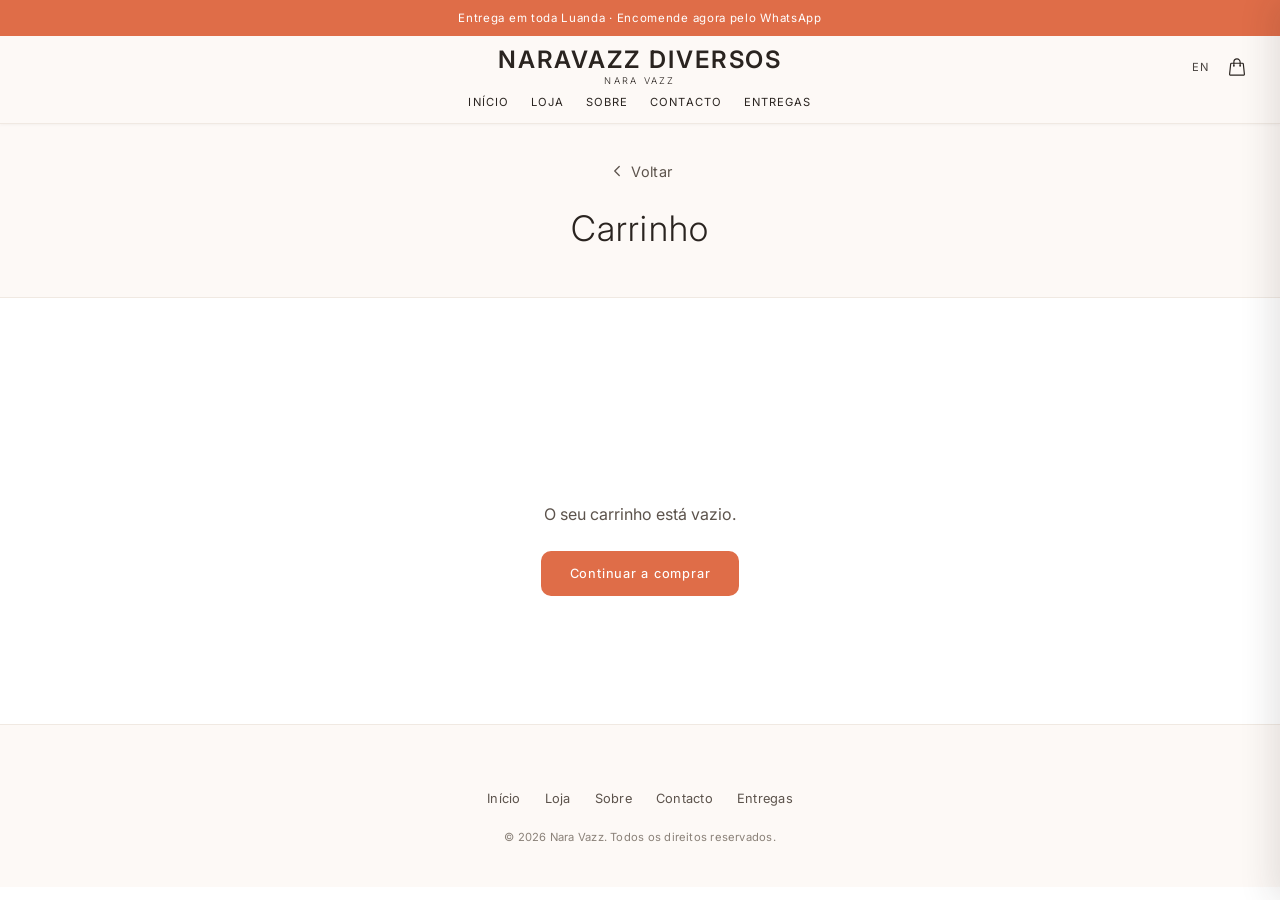
<file: Naravassdiversos/cart.html>
<!DOCTYPE html>
<html lang="pt">
<head>
  <meta charset="UTF-8">
  <meta name="viewport" content="width=device-width, initial-scale=1.0, viewport-fit=cover">
  <title>Carrinho · Nara Vazz</title>
  <link rel="preconnect" href="https://fonts.googleapis.com">
  <link rel="preconnect" href="https://fonts.gstatic.com" crossorigin>
  <link href="https://fonts.googleapis.com/css2?family=Inter:wght@300;400;500;600&display=swap" rel="stylesheet">
  <link rel="stylesheet" href="css/styles.css">
  <link rel="icon" href="images/favicon.png" type="image/png">
  <link rel="apple-touch-icon" href="images/favicon-180.png">
</head>
<body>
  <div class="announce-bar" onclick="window.open('https://wa.me/244938890975','_blank')">
    <span data-i18n="announce">Entrega em toda Luanda · Encomende agora pelo WhatsApp</span>
  </div>

  <header class="site-header scrolled">
    <div class="header-inner">
      <button class="hamburger" aria-label="Menu"><span></span><span></span><span></span></button>
      <a href="index.html" class="brand">
        <span class="brand-name">Naravazz Diversos</span>
        <span class="brand-tag">Nara Vazz</span>
      </a>
      <div class="header-actions">
        <button class="lang-toggle" type="button">EN</button>
        <button type="button" class="header-icon cart-toggle" aria-label="Carrinho">
          <svg xmlns="http://www.w3.org/2000/svg" fill="none" viewBox="0 0 24 24" stroke="currentColor"><path stroke-linecap="round" stroke-linejoin="round" d="M15.75 10.5V6a3.75 3.75 0 10-7.5 0v4.5m11.356-1.993l1.263 12c.07.665-.45 1.243-1.119 1.243H4.25a1.125 1.125 0 01-1.12-1.243l1.264-12A1.125 1.125 0 015.513 7.5h12.974c.576 0 1.059.435 1.119 1.007zM8.625 10.5a.375.375 0 11-.75 0 .375.375 0 01.75 0zm7.5 0a.375.375 0 11-.75 0 .375.375 0 01.75 0z"/></svg>
          <span class="cart-count" style="display:none">0</span>
        </button>
      </div>
      <nav class="desktop-nav">
        <a href="index.html" class="nav-link" data-i18n="navHome">Início</a>
        <a href="shop.html" class="nav-link" data-i18n="navShop">Loja</a>
        <a href="about.html" class="nav-link" data-i18n="navAbout">Sobre</a>
        <a href="contact.html" class="nav-link" data-i18n="navContact">Contacto</a>
        <a href="delivery.html" class="nav-link" data-i18n="footerDelivery">Entregas</a>
      </nav>
    </div>
  </header>

  <div class="drawer-overlay"></div>
  <aside class="mobile-drawer">
    <button class="drawer-close" aria-label="Fechar">
      <svg width="20" height="20" viewBox="0 0 24 24" fill="none" stroke="currentColor" stroke-width="1.5"><path d="M18 6L6 18M6 6l12 12"/></svg>
    </button>
    <div class="drawer-brand">
      <span class="brand-name">Naravazz Diversos</span>
      <span class="brand-tag">Nara Vazz</span>
    </div>
    <nav class="drawer-nav">
      <a href="index.html" data-i18n="navHome">Início</a>
      <a href="shop.html" data-i18n="navShop">Loja</a>
      <a href="about.html" data-i18n="navAbout">Sobre</a>
      <a href="contact.html" data-i18n="navContact">Contacto</a>
      <a href="delivery.html" data-i18n="footerDelivery">Entregas</a>
      <a href="#" class="cart-toggle" data-i18n="cartTitle">Carrinho</a>
    </nav>
    <div class="drawer-footer">
      <p>+244 938 890 975</p>
      <a href="https://wa.me/244938890975" target="_blank" rel="noopener">WhatsApp</a>
    </div>
  </aside>

  <!-- Cart Side Panel -->
  <div class="cart-panel-overlay"></div>
  <aside class="cart-panel" id="cart-panel" aria-label="Carrinho">
    <div class="cart-panel-header">
      <h2 data-i18n="cartTitle">Carrinho</h2>
      <button type="button" class="cart-panel-close" aria-label="Fechar">
        <svg width="20" height="20" viewBox="0 0 24 24" fill="none" stroke="currentColor" stroke-width="1.5"><path d="M18 6L6 18M6 6l12 12"/></svg>
      </button>
    </div>
    <div class="cart-panel-body" id="cart-panel-body"></div>
    <div class="cart-panel-footer" id="cart-panel-footer" style="display:none"></div>
  </aside>

  <div class="page-hero">
    <div class="container">
      <button type="button" class="page-back" data-fallback="shop.html">
        <svg width="18" height="18" viewBox="0 0 24 24" fill="none" stroke="currentColor" stroke-width="1.75" stroke-linecap="round" stroke-linejoin="round" aria-hidden="true"><path d="M15 18l-6-6 6-6"/></svg>
        <span data-i18n="productBack">Voltar</span>
      </button>
      <h1 data-i18n="cartTitle">Carrinho</h1>
    </div>
  </div>

  <section class="cart-page">
    <div class="container" id="cart-content">
      <!-- Filled by JS -->
    </div>
  </section>

  <footer class="site-footer">
    <div class="container">
      <nav class="footer-links">
        <a href="index.html" data-i18n="footerHome">Início</a>
        <a href="shop.html" data-i18n="footerShop">Loja</a>
        <a href="about.html" data-i18n="footerAbout">Sobre</a>
        <a href="contact.html" data-i18n="footerContact">Contacto</a>
        <a href="delivery.html" data-i18n="footerDelivery">Entregas</a>
      </nav>
      <p class="footer-copy" data-i18n="copyright">© 2026 Nara Vazz. Todos os direitos reservados.</p>
    </div>
  </footer>

  <script src="js/products.js"></script>
  <script src="js/app.js"></script>
</body>
</html>
</file>
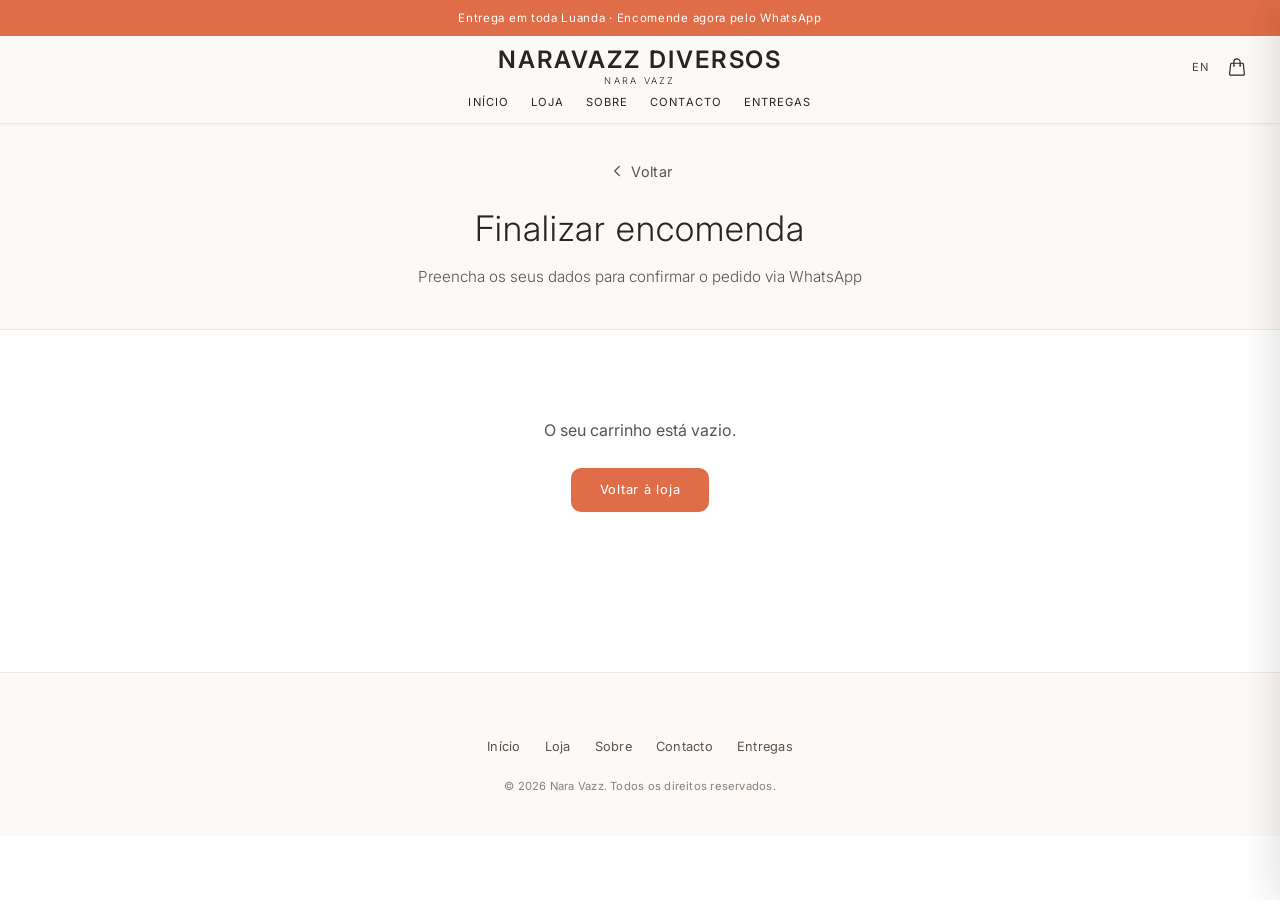
<file: Naravassdiversos/checkout.html>
<!DOCTYPE html>
<html lang="pt">
<head>
  <meta charset="UTF-8">
  <meta name="viewport" content="width=device-width, initial-scale=1.0, viewport-fit=cover">
  <title>Checkout · Nara Vazz</title>
  <link rel="preconnect" href="https://fonts.googleapis.com">
  <link rel="preconnect" href="https://fonts.gstatic.com" crossorigin>
  <link href="https://fonts.googleapis.com/css2?family=Inter:wght@300;400;500;600&display=swap" rel="stylesheet">
  <link rel="stylesheet" href="css/styles.css">
  <link rel="icon" href="images/favicon.png" type="image/png">
  <link rel="apple-touch-icon" href="images/favicon-180.png">
</head>
<body>
  <div class="announce-bar" onclick="window.open('https://wa.me/244938890975','_blank')">
    <span data-i18n="announce">Entrega em toda Luanda · Encomende agora pelo WhatsApp</span>
  </div>

  <header class="site-header scrolled">
    <div class="header-inner">
      <button class="hamburger" aria-label="Menu"><span></span><span></span><span></span></button>
      <a href="index.html" class="brand">
        <span class="brand-name">Naravazz Diversos</span>
        <span class="brand-tag">Nara Vazz</span>
      </a>
      <div class="header-actions">
        <button class="lang-toggle" type="button">EN</button>
        <button type="button" class="header-icon cart-toggle" aria-label="Carrinho">
          <svg xmlns="http://www.w3.org/2000/svg" fill="none" viewBox="0 0 24 24" stroke="currentColor"><path stroke-linecap="round" stroke-linejoin="round" d="M15.75 10.5V6a3.75 3.75 0 10-7.5 0v4.5m11.356-1.993l1.263 12c.07.665-.45 1.243-1.119 1.243H4.25a1.125 1.125 0 01-1.12-1.243l1.264-12A1.125 1.125 0 015.513 7.5h12.974c.576 0 1.059.435 1.119 1.007zM8.625 10.5a.375.375 0 11-.75 0 .375.375 0 01.75 0zm7.5 0a.375.375 0 11-.75 0 .375.375 0 01.75 0z"/></svg>
          <span class="cart-count" style="display:none">0</span>
        </button>
      </div>
      <nav class="desktop-nav">
        <a href="index.html" class="nav-link" data-i18n="navHome">Início</a>
        <a href="shop.html" class="nav-link" data-i18n="navShop">Loja</a>
        <a href="about.html" class="nav-link" data-i18n="navAbout">Sobre</a>
        <a href="contact.html" class="nav-link" data-i18n="navContact">Contacto</a>
        <a href="delivery.html" class="nav-link" data-i18n="footerDelivery">Entregas</a>
      </nav>
    </div>
  </header>

  <div class="drawer-overlay"></div>
  <aside class="mobile-drawer">
    <button class="drawer-close" aria-label="Fechar">
      <svg width="20" height="20" viewBox="0 0 24 24" fill="none" stroke="currentColor" stroke-width="1.5"><path d="M18 6L6 18M6 6l12 12"/></svg>
    </button>
    <div class="drawer-brand">
      <span class="brand-name">Naravazz Diversos</span>
      <span class="brand-tag">Nara Vazz</span>
    </div>
    <nav class="drawer-nav">
      <a href="index.html" data-i18n="navHome">Início</a>
      <a href="shop.html" data-i18n="navShop">Loja</a>
      <a href="about.html" data-i18n="navAbout">Sobre</a>
      <a href="contact.html" data-i18n="navContact">Contacto</a>
      <a href="delivery.html" data-i18n="footerDelivery">Entregas</a>
      <a href="#" class="cart-toggle" data-i18n="cartTitle">Carrinho</a>
    </nav>
    <div class="drawer-footer">
      <p>+244 938 890 975</p>
      <a href="https://wa.me/244938890975" target="_blank" rel="noopener">WhatsApp</a>
    </div>
  </aside>

  <div class="cart-panel-overlay"></div>
  <aside class="cart-panel" id="cart-panel" aria-label="Carrinho">
    <div class="cart-panel-header">
      <h2 data-i18n="cartTitle">Carrinho</h2>
      <button type="button" class="cart-panel-close" aria-label="Fechar">
        <svg width="20" height="20" viewBox="0 0 24 24" fill="none" stroke="currentColor" stroke-width="1.5"><path d="M18 6L6 18M6 6l12 12"/></svg>
      </button>
    </div>
    <div class="cart-panel-body" id="cart-panel-body"></div>
    <div class="cart-panel-footer" id="cart-panel-footer" style="display:none"></div>
  </aside>

  <div class="page-hero">
    <div class="container">
      <button type="button" class="page-back" data-fallback="cart.html">
        <svg width="18" height="18" viewBox="0 0 24 24" fill="none" stroke="currentColor" stroke-width="1.75" stroke-linecap="round" stroke-linejoin="round" aria-hidden="true"><path d="M15 18l-6-6 6-6"/></svg>
        <span data-i18n="productBack">Voltar</span>
      </button>
      <h1 data-i18n="checkoutTitle">Finalizar encomenda</h1>
      <p data-i18n="checkoutDesc">Preencha os seus dados para confirmar o pedido via WhatsApp</p>
    </div>
  </div>

  <section class="section" style="padding-top:1.5rem">
    <div class="container" id="checkout-content">
      <!-- Filled by JS -->
    </div>
  </section>

  <footer class="site-footer">
    <div class="container">
      <nav class="footer-links">
        <a href="index.html" data-i18n="footerHome">Início</a>
        <a href="shop.html" data-i18n="footerShop">Loja</a>
        <a href="about.html" data-i18n="footerAbout">Sobre</a>
        <a href="contact.html" data-i18n="footerContact">Contacto</a>
        <a href="delivery.html" data-i18n="footerDelivery">Entregas</a>
      </nav>
      <p class="footer-copy" data-i18n="copyright">© 2026 Nara Vazz. Todos os direitos reservados.</p>
    </div>
  </footer>

  <script src="js/products.js"></script>
  <script src="js/app.js"></script>
</body>
</html>
</file>
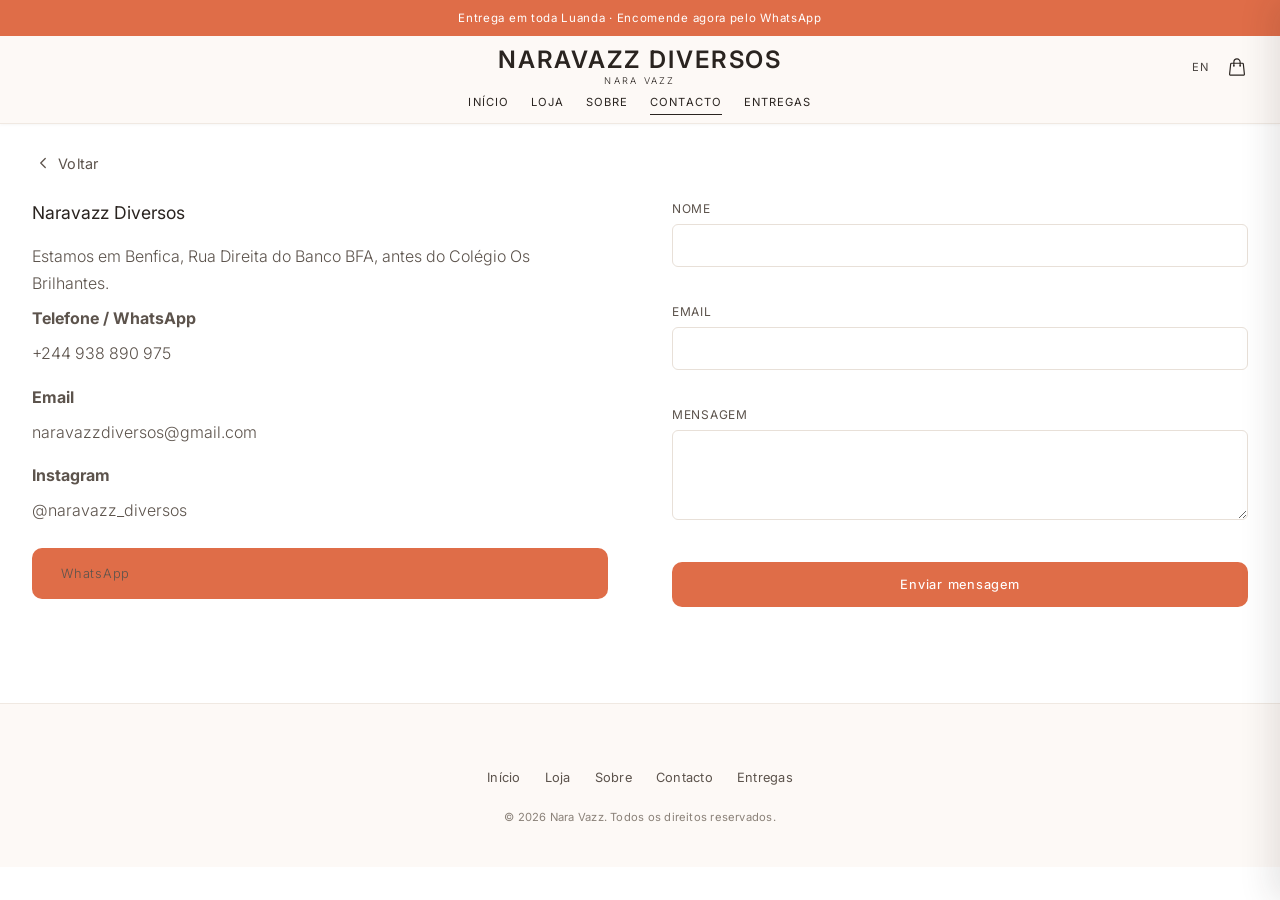
<file: Naravassdiversos/contact.html>
<!DOCTYPE html>
<html lang="pt">
<head>
  <meta charset="UTF-8">
  <meta name="viewport" content="width=device-width, initial-scale=1.0, viewport-fit=cover">
  <title>Contacto · Nara Vazz</title>
  <link rel="preconnect" href="https://fonts.googleapis.com">
  <link rel="preconnect" href="https://fonts.gstatic.com" crossorigin>
  <link href="https://fonts.googleapis.com/css2?family=Inter:wght@300;400;500;600&display=swap" rel="stylesheet">
  <link rel="stylesheet" href="css/styles.css">
  <link rel="icon" href="images/favicon.png" type="image/png">
  <link rel="apple-touch-icon" href="images/favicon-180.png">
</head>
<body>
  <div class="announce-bar" onclick="window.open('https://wa.me/244938890975','_blank')">
    <span data-i18n="announce">Entrega em toda Luanda · Encomende agora pelo WhatsApp</span>
  </div>

  <header class="site-header scrolled">
    <div class="header-inner">
      <button class="hamburger" aria-label="Menu"><span></span><span></span><span></span></button>
      <a href="index.html" class="brand">
        <span class="brand-name">Naravazz Diversos</span>
        <span class="brand-tag">Nara Vazz</span>
      </a>
      <div class="header-actions">
        <button class="lang-toggle" type="button">EN</button>
        <button type="button" class="header-icon cart-toggle" aria-label="Carrinho">
          <svg xmlns="http://www.w3.org/2000/svg" fill="none" viewBox="0 0 24 24" stroke="currentColor"><path stroke-linecap="round" stroke-linejoin="round" d="M15.75 10.5V6a3.75 3.75 0 10-7.5 0v4.5m11.356-1.993l1.263 12c.07.665-.45 1.243-1.119 1.243H4.25a1.125 1.125 0 01-1.12-1.243l1.264-12A1.125 1.125 0 015.513 7.5h12.974c.576 0 1.059.435 1.119 1.007zM8.625 10.5a.375.375 0 11-.75 0 .375.375 0 01.75 0zm7.5 0a.375.375 0 11-.75 0 .375.375 0 01.75 0z"/></svg>
          <span class="cart-count" style="display:none">0</span>
        </button>
      </div>
      <nav class="desktop-nav">
        <a href="index.html" class="nav-link" data-i18n="navHome">Início</a>
        <a href="shop.html" class="nav-link" data-i18n="navShop">Loja</a>
        <a href="about.html" class="nav-link" data-i18n="navAbout">Sobre</a>
        <a href="contact.html" class="nav-link active" data-i18n="navContact">Contacto</a>
        <a href="delivery.html" class="nav-link" data-i18n="footerDelivery">Entregas</a>
      </nav>
    </div>
  </header>

  <div class="drawer-overlay"></div>
  <aside class="mobile-drawer">
    <button class="drawer-close" aria-label="Fechar">
      <svg width="20" height="20" viewBox="0 0 24 24" fill="none" stroke="currentColor" stroke-width="1.5"><path d="M18 6L6 18M6 6l12 12"/></svg>
    </button>
    <div class="drawer-brand">
      <span class="brand-name">Naravazz Diversos</span>
      <span class="brand-tag">Nara Vazz</span>
    </div>
    <nav class="drawer-nav">
      <a href="index.html" data-i18n="navHome">Início</a>
      <a href="shop.html" data-i18n="navShop">Loja</a>
      <a href="shop.html?cat=pele" data-i18n="navSkincare">Pele</a>
      <a href="shop.html?cat=corpo" data-i18n="navBody">Corpo</a>
      <a href="shop.html?cat=cabelo" data-i18n="navHair">Cabelo</a>
      <a href="shop.html?cat=perfume" data-i18n="navPerfume">Perfumes</a>
      <a href="about.html" data-i18n="navAbout">Sobre</a>
      <a href="contact.html" data-i18n="navContact">Contacto</a>
      <a href="delivery.html" data-i18n="footerDelivery">Entregas</a>
      <a href="#" class="cart-toggle" data-i18n="cartTitle">Carrinho</a>
    </nav>
    <div class="drawer-footer">
      <p>+244 938 890 975</p>
      <a href="https://wa.me/244938890975" target="_blank" rel="noopener">WhatsApp</a>
    </div>
  </aside>

  <!-- Cart Side Panel -->
  <div class="cart-panel-overlay"></div>
  <aside class="cart-panel" id="cart-panel" aria-label="Carrinho">
    <div class="cart-panel-header">
      <h2 data-i18n="cartTitle">Carrinho</h2>
      <button type="button" class="cart-panel-close" aria-label="Fechar">
        <svg width="20" height="20" viewBox="0 0 24 24" fill="none" stroke="currentColor" stroke-width="1.5"><path d="M18 6L6 18M6 6l12 12"/></svg>
      </button>
    </div>
    <div class="cart-panel-body" id="cart-panel-body"></div>
    <div class="cart-panel-footer" id="cart-panel-footer" style="display:none"></div>
  </aside>

  <section class="section" style="padding-top: calc(var(--header-h) + var(--announce-h) + 2.5rem)">
    <div class="container">
      <button type="button" class="page-back" data-fallback="index.html">
        <svg width="18" height="18" viewBox="0 0 24 24" fill="none" stroke="currentColor" stroke-width="1.75" stroke-linecap="round" stroke-linejoin="round" aria-hidden="true"><path d="M15 18l-6-6 6-6"/></svg>
        <span data-i18n="productBack">Voltar</span>
      </button>
      <div class="contact-grid">
        <div class="contact-info">
          <h3>Naravazz Diversos</h3>
          <p data-i18n="contactText">Estamos em Benfica, Rua Direita do Banco BFA, antes do Colégio Os Brilhantes.</p>
          <p><strong>Telefone / WhatsApp</strong></p>
          <a href="https://wa.me/244938890975">+244 938 890 975</a>
          <p style="margin-top:1rem"><strong>Email</strong></p>
          <a href="mailto:naravazzdiversos@gmail.com">naravazzdiversos@gmail.com</a>
          <p style="margin-top:1rem"><strong>Instagram</strong></p>
          <a href="https://www.instagram.com/naravazz_diversos/" target="_blank" rel="noopener">@naravazz_diversos</a>
          <p style="margin-top:1.5rem">
            <a href="https://wa.me/244938890975" target="_blank" rel="noopener" class="btn btn-primary">WhatsApp</a>
          </p>
        </div>
        <form class="contact-form" onsubmit="event.preventDefault(); window.open('https://wa.me/244938890975?text='+encodeURIComponent('Olá Nara Vazz! '+document.getElementById('msg').value),'_blank');">
          <div class="form-group">
            <label data-i18n="contactFormName">Nome</label>
            <input type="text" id="name" required>
          </div>
          <div class="form-group">
            <label data-i18n="contactFormEmail">Email</label>
            <input type="email" id="email">
          </div>
          <div class="form-group">
            <label data-i18n="contactFormMsg">Mensagem</label>
            <textarea id="msg" required></textarea>
          </div>
          <button type="submit" class="btn btn-primary" data-i18n="contactFormSend">Enviar mensagem</button>
        </form>
      </div>
    </div>
  </section>

  <footer class="site-footer">
    <div class="container">
      <nav class="footer-links">
        <a href="index.html" data-i18n="footerHome">Início</a>
        <a href="shop.html" data-i18n="footerShop">Loja</a>
        <a href="about.html" data-i18n="footerAbout">Sobre</a>
        <a href="contact.html" data-i18n="footerContact">Contacto</a>
        <a href="delivery.html" data-i18n="footerDelivery">Entregas</a>
      </nav>
      <p class="footer-copy" data-i18n="copyright">© 2026 Nara Vazz. Todos os direitos reservados.</p>
    </div>
  </footer>

  <script src="js/products.js"></script>
  <script src="js/app.js"></script>
</body>
</html>
</file>
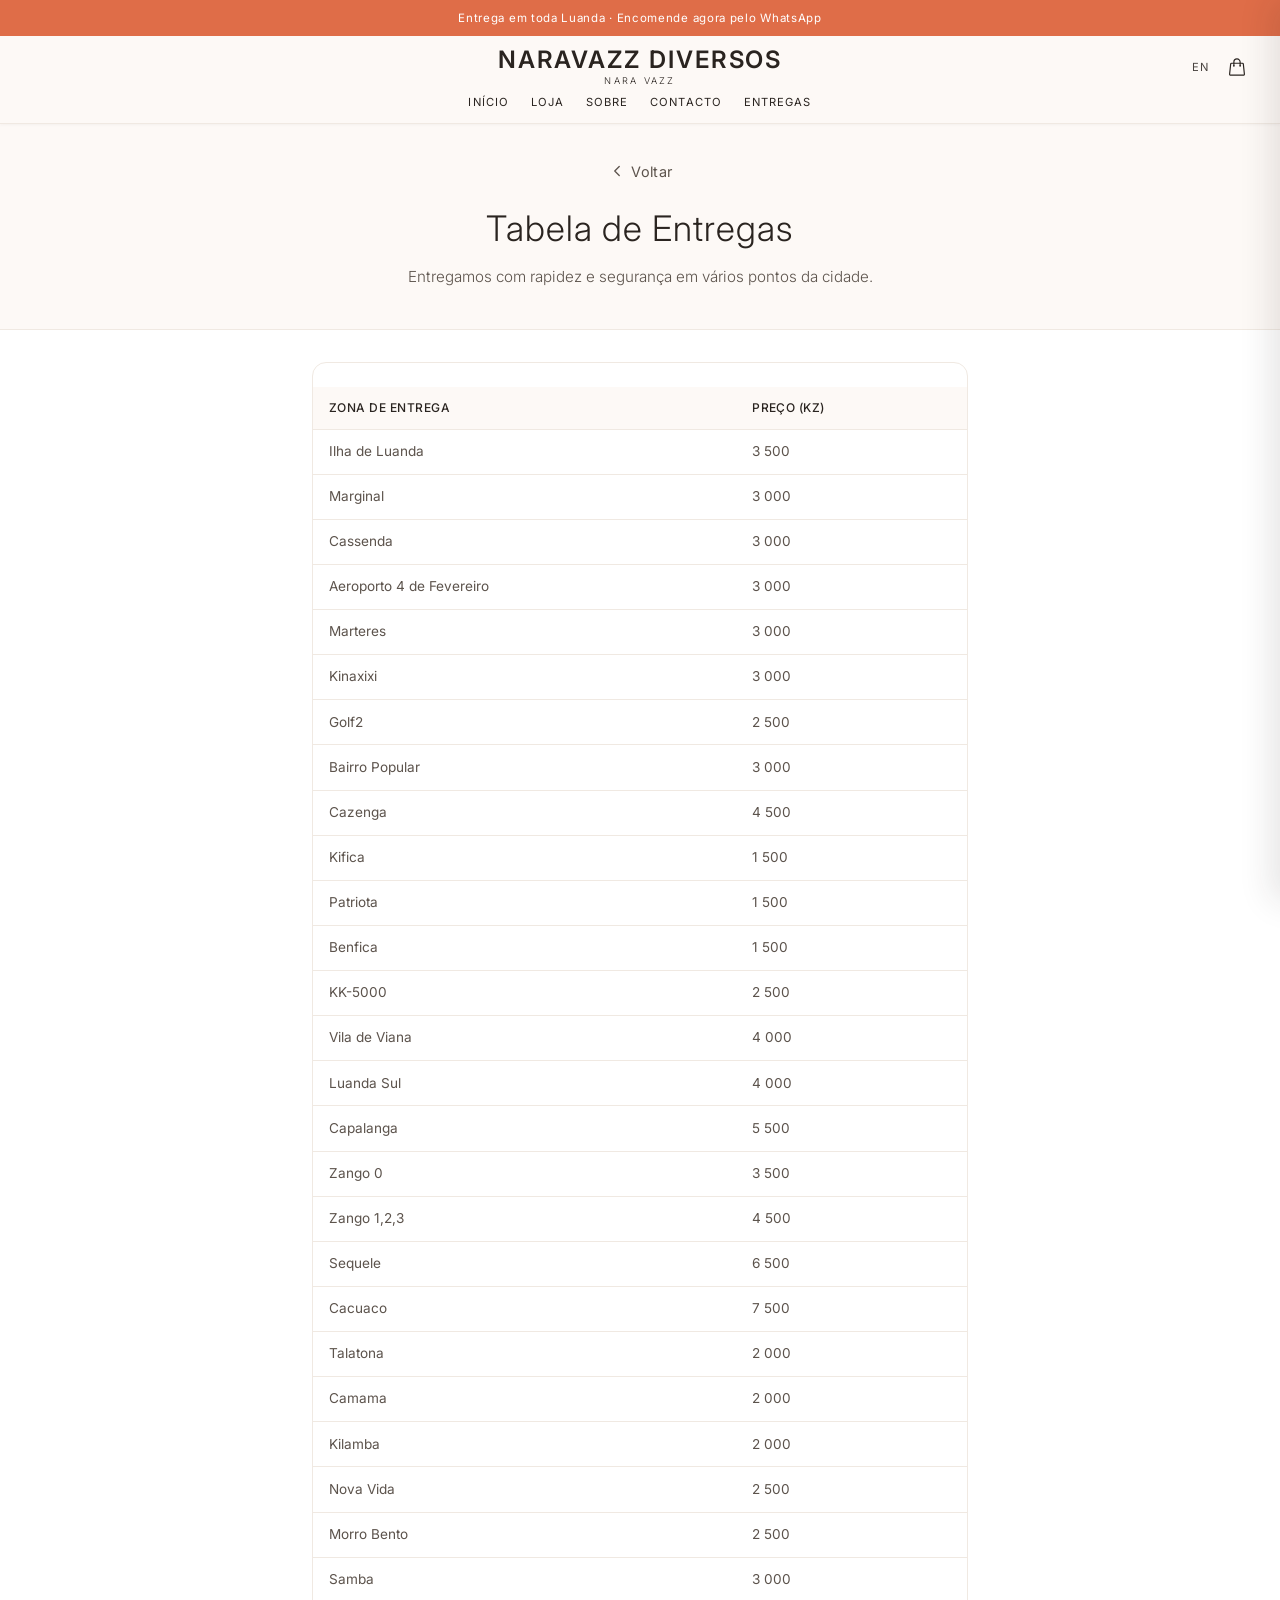
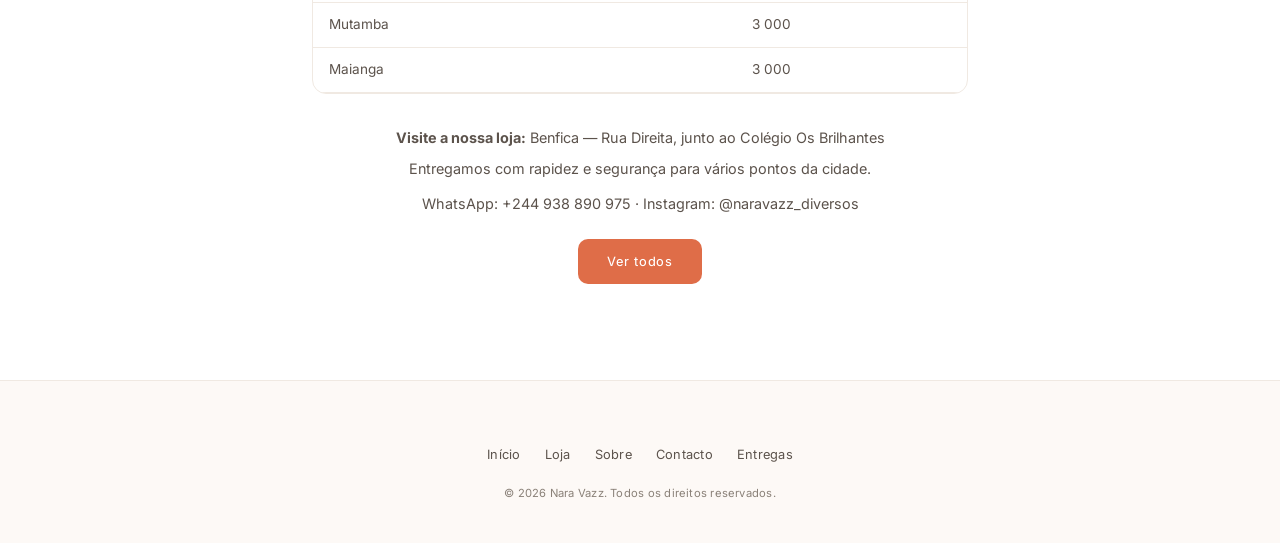
<file: Naravassdiversos/delivery.html>
<!DOCTYPE html>
<html lang="pt">
<head>
  <meta charset="UTF-8">
  <meta name="viewport" content="width=device-width, initial-scale=1.0, viewport-fit=cover">
  <title>Entregas · Nara Vazz</title>
  <link rel="preconnect" href="https://fonts.googleapis.com">
  <link rel="preconnect" href="https://fonts.gstatic.com" crossorigin>
  <link href="https://fonts.googleapis.com/css2?family=Inter:wght@300;400;500;600&display=swap" rel="stylesheet">
  <link rel="stylesheet" href="css/styles.css">
  <link rel="icon" href="images/favicon.png" type="image/png">
  <link rel="apple-touch-icon" href="images/favicon-180.png">
</head>
<body>
  <div class="announce-bar" onclick="window.open('https://wa.me/244938890975','_blank')">
    <span data-i18n="announce">Entrega em toda Luanda · Encomende agora pelo WhatsApp</span>
  </div>

  <header class="site-header scrolled">
    <div class="header-inner">
      <button class="hamburger" aria-label="Menu"><span></span><span></span><span></span></button>
      <a href="index.html" class="brand">
        <span class="brand-name">Naravazz Diversos</span>
        <span class="brand-tag">Nara Vazz</span>
      </a>
      <div class="header-actions">
        <button class="lang-toggle" type="button">EN</button>
        <button type="button" class="header-icon cart-toggle" aria-label="Carrinho">
          <svg xmlns="http://www.w3.org/2000/svg" fill="none" viewBox="0 0 24 24" stroke="currentColor"><path stroke-linecap="round" stroke-linejoin="round" d="M15.75 10.5V6a3.75 3.75 0 10-7.5 0v4.5m11.356-1.993l1.263 12c.07.665-.45 1.243-1.119 1.243H4.25a1.125 1.125 0 01-1.12-1.243l1.264-12A1.125 1.125 0 015.513 7.5h12.974c.576 0 1.059.435 1.119 1.007zM8.625 10.5a.375.375 0 11-.75 0 .375.375 0 01.75 0zm7.5 0a.375.375 0 11-.75 0 .375.375 0 01.75 0z"/></svg>
          <span class="cart-count" style="display:none">0</span>
        </button>
      </div>
      <nav class="desktop-nav">
        <a href="index.html" class="nav-link" data-i18n="navHome">Início</a>
        <a href="shop.html" class="nav-link" data-i18n="navShop">Loja</a>
        <a href="about.html" class="nav-link" data-i18n="navAbout">Sobre</a>
        <a href="contact.html" class="nav-link" data-i18n="navContact">Contacto</a>
        <a href="delivery.html" class="nav-link" data-i18n="footerDelivery">Entregas</a>
      </nav>
    </div>
  </header>

  <div class="drawer-overlay"></div>
  <aside class="mobile-drawer">
    <button class="drawer-close" aria-label="Fechar">
      <svg width="20" height="20" viewBox="0 0 24 24" fill="none" stroke="currentColor" stroke-width="1.5"><path d="M18 6L6 18M6 6l12 12"/></svg>
    </button>
    <div class="drawer-brand">
      <span class="brand-name">Naravazz Diversos</span>
      <span class="brand-tag">Nara Vazz</span>
    </div>
    <nav class="drawer-nav">
      <a href="index.html" data-i18n="navHome">Início</a>
      <a href="shop.html" data-i18n="navShop">Loja</a>
      <a href="about.html" data-i18n="navAbout">Sobre</a>
      <a href="contact.html" data-i18n="navContact">Contacto</a>
      <a href="delivery.html" data-i18n="footerDelivery">Entregas</a>
      <a href="#" class="cart-toggle" data-i18n="cartTitle">Carrinho</a>
    </nav>
    <div class="drawer-footer">
      <p>+244 938 890 975</p>
      <a href="https://wa.me/244938890975" target="_blank" rel="noopener">WhatsApp</a>
    </div>
  </aside>

  <!-- Cart Side Panel -->
  <div class="cart-panel-overlay"></div>
  <aside class="cart-panel" id="cart-panel" aria-label="Carrinho">
    <div class="cart-panel-header">
      <h2 data-i18n="cartTitle">Carrinho</h2>
      <button type="button" class="cart-panel-close" aria-label="Fechar">
        <svg width="20" height="20" viewBox="0 0 24 24" fill="none" stroke="currentColor" stroke-width="1.5"><path d="M18 6L6 18M6 6l12 12"/></svg>
      </button>
    </div>
    <div class="cart-panel-body" id="cart-panel-body"></div>
    <div class="cart-panel-footer" id="cart-panel-footer" style="display:none"></div>
  </aside>

  <div class="page-hero">
    <div class="container">
      <button type="button" class="page-back" data-fallback="index.html">
        <svg width="18" height="18" viewBox="0 0 24 24" fill="none" stroke="currentColor" stroke-width="1.75" stroke-linecap="round" stroke-linejoin="round" aria-hidden="true"><path d="M15 18l-6-6 6-6"/></svg>
        <span data-i18n="productBack">Voltar</span>
      </button>
      <h1 data-i18n="deliveryTitle">Tabela de Entregas</h1>
      <p data-i18n="deliveryDesc">Entregamos com rapidez e segurança em vários pontos da cidade.</p>
    </div>
  </div>

  <section class="section" style="padding-top:2rem">
    <div class="container" style="max-width:720px">
      <div style="overflow-x:auto;border:1px solid var(--border-soft);border-radius:var(--radius)">
        <table class="delivery-table">
          <thead>
            <tr>
              <th>Zona de Entrega</th>
              <th>Preço (Kz)</th>
            </tr>
          </thead>
          <tbody id="delivery-tbody">
            <!-- Filled by JS from DELIVERY_ZONES -->
          </tbody>
        </table>
      </div>
      <div style="text-align:center;margin-top:2rem;color:var(--text-soft);font-size:0.9rem;line-height:1.6">
        <p><strong>Visite a nossa loja:</strong> Benfica — Rua Direita, junto ao Colégio Os Brilhantes</p>
        <p style="margin-top:0.5rem">Entregamos com rapidez e segurança para vários pontos da cidade.</p>
        <p style="margin-top:0.75rem">WhatsApp: <a href="https://wa.me/244938890975" target="_blank" rel="noopener">+244 938 890 975</a> · Instagram: <a href="https://www.instagram.com/naravazz_diversos/" target="_blank" rel="noopener">@naravazz_diversos</a></p>
      </div>
      <div style="text-align:center;margin-top:1.5rem">
        <a href="shop.html" class="btn btn-primary" data-i18n="viewAll">Ver produtos</a>
      </div>
    </div>
  </section>

  <footer class="site-footer">
    <div class="container">
      <nav class="footer-links">
        <a href="index.html" data-i18n="footerHome">Início</a>
        <a href="shop.html" data-i18n="footerShop">Loja</a>
        <a href="about.html" data-i18n="footerAbout">Sobre</a>
        <a href="contact.html" data-i18n="footerContact">Contacto</a>
        <a href="delivery.html" data-i18n="footerDelivery">Entregas</a>
      </nav>
      <p class="footer-copy" data-i18n="copyright">© 2026 Nara Vazz. Todos os direitos reservados.</p>
    </div>
  </footer>

  <script src="js/products.js"></script>
  <script src="js/app.js"></script>
</body>
</html>
</file>
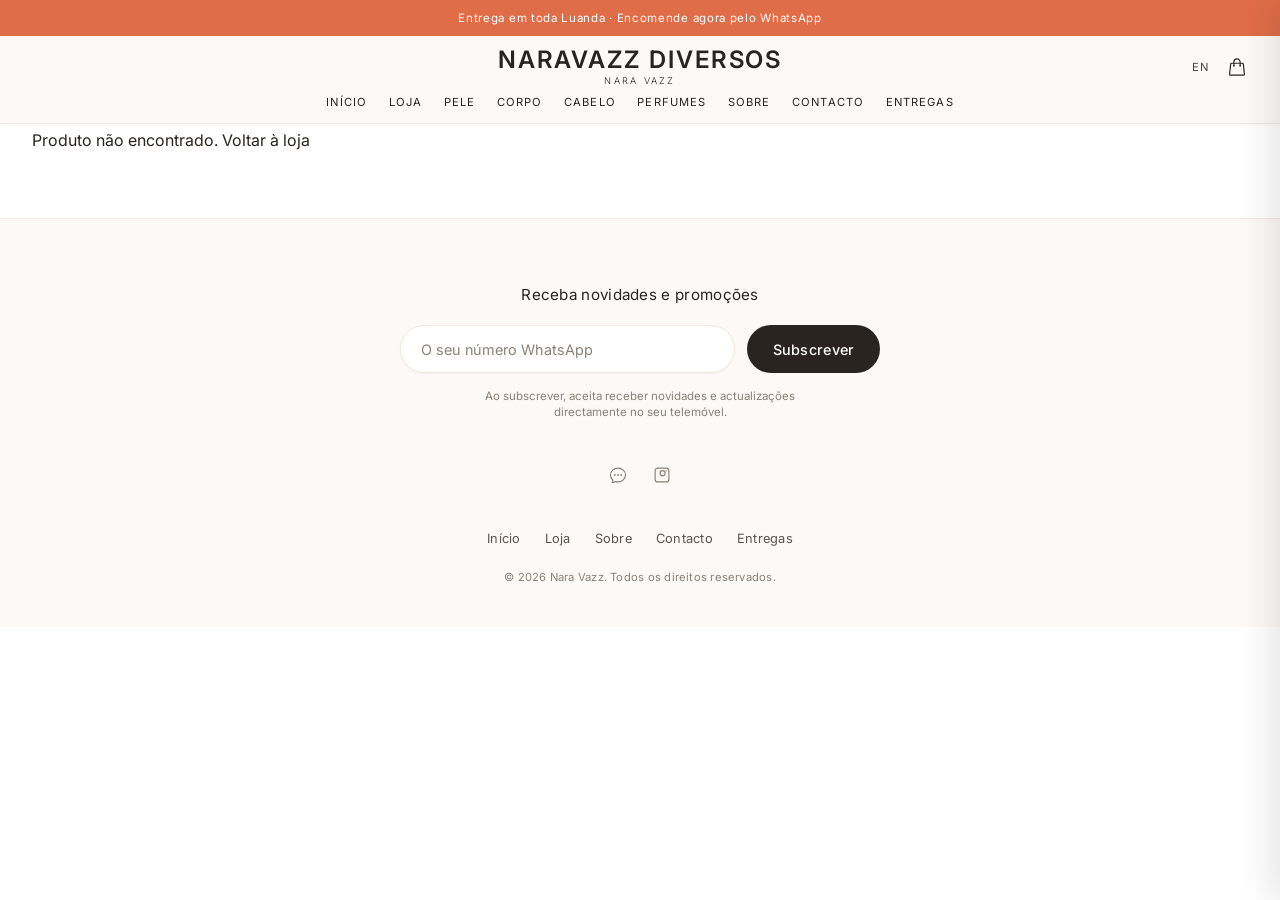
<file: Naravassdiversos/product.html>
<!DOCTYPE html>
<html lang="pt">
<head>
  <meta charset="UTF-8">
  <meta name="viewport" content="width=device-width, initial-scale=1.0, viewport-fit=cover">
  <meta name="description" content="Produto · Nara Vazz">
  <title>Produto · Nara Vazz</title>
  <link rel="preconnect" href="https://fonts.googleapis.com">
  <link rel="preconnect" href="https://fonts.gstatic.com" crossorigin>
  <link href="https://fonts.googleapis.com/css2?family=Inter:wght@300;400;500;600&display=swap" rel="stylesheet">
  <link rel="stylesheet" href="css/styles.css">
  <link rel="icon" href="images/favicon.png" type="image/png">
  <link rel="apple-touch-icon" href="images/favicon-180.png">
</head>
<body>
  <div class="announce-bar" onclick="window.open('https://wa.me/244938890975','_blank')">
    <span data-i18n="announce">Entrega em toda Luanda · Encomende agora pelo WhatsApp</span>
  </div>

  <header class="site-header scrolled">
    <div class="header-inner">
      <button class="hamburger" aria-label="Menu"><span></span><span></span><span></span></button>
      <a href="index.html" class="brand">
        <span class="brand-name">Naravazz Diversos</span>
        <span class="brand-tag">Nara Vazz</span>
      </a>
      <div class="header-actions">
        <button class="lang-toggle" type="button">EN</button>
        <button type="button" class="header-icon cart-toggle" aria-label="Carrinho">
          <svg xmlns="http://www.w3.org/2000/svg" fill="none" viewBox="0 0 24 24" stroke="currentColor"><path stroke-linecap="round" stroke-linejoin="round" d="M15.75 10.5V6a3.75 3.75 0 10-7.5 0v4.5m11.356-1.993l1.263 12c.07.665-.45 1.243-1.119 1.243H4.25a1.125 1.125 0 01-1.12-1.243l1.264-12A1.125 1.125 0 015.513 7.5h12.974c.576 0 1.059.435 1.119 1.007zM8.625 10.5a.375.375 0 11-.75 0 .375.375 0 01.75 0zm7.5 0a.375.375 0 11-.75 0 .375.375 0 01.75 0z"/></svg>
          <span class="cart-count" style="display:none">0</span>
        </button>
      </div>
      <nav class="desktop-nav">
        <a href="index.html" class="nav-link" data-i18n="navHome">Início</a>
        <a href="shop.html" class="nav-link" data-i18n="navShop">Loja</a>
        <a href="shop.html?cat=pele" class="nav-link" data-i18n="navSkincare">Pele</a>
        <a href="shop.html?cat=corpo" class="nav-link" data-i18n="navBody">Corpo</a>
        <a href="shop.html?cat=cabelo" class="nav-link" data-i18n="navHair">Cabelo</a>
        <a href="shop.html?cat=perfume" class="nav-link" data-i18n="navPerfume">Perfumes</a>
        <a href="about.html" class="nav-link" data-i18n="navAbout">Sobre</a>
        <a href="contact.html" class="nav-link" data-i18n="navContact">Contacto</a>
        <a href="delivery.html" class="nav-link" data-i18n="footerDelivery">Entregas</a>
      </nav>
    </div>
  </header>

  <div class="drawer-overlay"></div>
  <aside class="mobile-drawer">
    <button class="drawer-close" aria-label="Fechar">
      <svg width="20" height="20" viewBox="0 0 24 24" fill="none" stroke="currentColor" stroke-width="1.5"><path d="M18 6L6 18M6 6l12 12"/></svg>
    </button>
    <div class="drawer-brand">
      <span class="brand-name">Naravazz Diversos</span>
      <span class="brand-tag">Nara Vazz</span>
    </div>
    <nav class="drawer-nav">
      <a href="index.html" data-i18n="navHome">Início</a>
      <a href="shop.html" data-i18n="navShop">Loja</a>
      <a href="about.html" data-i18n="navAbout">Sobre</a>
      <a href="contact.html" data-i18n="navContact">Contacto</a>
      <a href="delivery.html" data-i18n="footerDelivery">Entregas</a>
      <a href="#" class="cart-toggle" data-i18n="cartTitle">Carrinho</a>
    </nav>
    <div class="drawer-footer">
      <p>+244 938 890 975</p>
      <a href="https://wa.me/244938890975" target="_blank" rel="noopener">WhatsApp</a>
    </div>
  </aside>

  <!-- Cart Side Panel -->
  <div class="cart-panel-overlay"></div>
  <aside class="cart-panel" id="cart-panel" aria-label="Carrinho">
    <div class="cart-panel-header">
      <h2 data-i18n="cartTitle">Carrinho</h2>
      <button type="button" class="cart-panel-close" aria-label="Fechar">
        <svg width="20" height="20" viewBox="0 0 24 24" fill="none" stroke="currentColor" stroke-width="1.5"><path d="M18 6L6 18M6 6l12 12"/></svg>
      </button>
    </div>
    <div class="cart-panel-body" id="cart-panel-body"></div>
    <div class="cart-panel-footer" id="cart-panel-footer" style="display:none"></div>
  </aside>

  <div class="product-detail" id="product-detail">
    <!-- Filled by JS -->
  </div>

  <footer class="site-footer">
    <div class="container">
      <div class="footer-newsletter">
        <label data-i18n="newsletterLabel">Receba novidades e promoções</label>
        <form class="newsletter-form">
          <input type="tel" name="whatsapp" required placeholder="O seu número WhatsApp" data-i18n="newsletterPlaceholder" autocomplete="tel" inputmode="tel">
          <button type="submit" class="btn btn-newsletter" data-i18n="newsletterBtn">Subscrever</button>
        </form>
        <p class="newsletter-note" data-i18n="newsletterNote">Ao subscrever, aceita receber novidades e actualizações directamente no seu telemóvel.</p>
      </div>
      <div class="footer-social">
        <a href="https://wa.me/244938890975" target="_blank" rel="noopener" aria-label="WhatsApp">
          <svg xmlns="http://www.w3.org/2000/svg" fill="none" viewBox="0 0 24 24" stroke="currentColor"><path stroke-linecap="round" stroke-linejoin="round" d="M8.625 12a.375.375 0 11-.75 0 .375.375 0 01.75 0zm0 0H8.25m4.125 0a.375.375 0 11-.75 0 .375.375 0 01.75 0zm0 0H12m4.125 0a.375.375 0 11-.75 0 .375.375 0 01.75 0zm0 0h-.375M21 12c0 4.556-4.03 8.25-9 8.25a9.764 9.764 0 01-2.555-.337A5.972 5.972 0 015.41 20.97a5.969 5.969 0 01-.474-.065 4.48 4.48 0 00.978-2.025c.09-.457-.133-.901-.467-1.226C3.93 16.178 3 14.189 3 12c0-4.556 4.03-8.25 9-8.25s9 3.694 9 8.25z"/></svg>
        </a>
        <a href="https://www.instagram.com/naravazz_diversos/" target="_blank" rel="noopener" aria-label="Instagram">
          <svg xmlns="http://www.w3.org/2000/svg" fill="none" viewBox="0 0 24 24" stroke="currentColor"><path stroke-linecap="round" stroke-linejoin="round" d="M6.75 3.75h10.5A3 3 0 0120.25 6.75v10.5a3 3 0 01-3 3H6.75a3 3 0 01-3-3V6.75a3 3 0 013-3z"/><path stroke-linecap="round" stroke-linejoin="round" d="M15.75 9.75a3 3 0 11-6 0 3 3 0 016 0zM17.25 6.75h.008v.008h-.008V6.75z"/></svg>
        </a>
      </div>
      <nav class="footer-links">
        <a href="index.html" data-i18n="footerHome">Início</a>
        <a href="shop.html" data-i18n="footerShop">Loja</a>
        <a href="about.html" data-i18n="footerAbout">Sobre</a>
        <a href="contact.html" data-i18n="footerContact">Contacto</a>
        <a href="delivery.html" data-i18n="footerDelivery">Entregas</a>
      </nav>
      <p class="footer-copy" data-i18n="copyright">© 2026 Nara Vazz. Todos os direitos reservados.</p>
    </div>
  </footer>

  <script src="js/products.js"></script>
  <script src="js/app.js"></script>
</body>
</html>
</file>
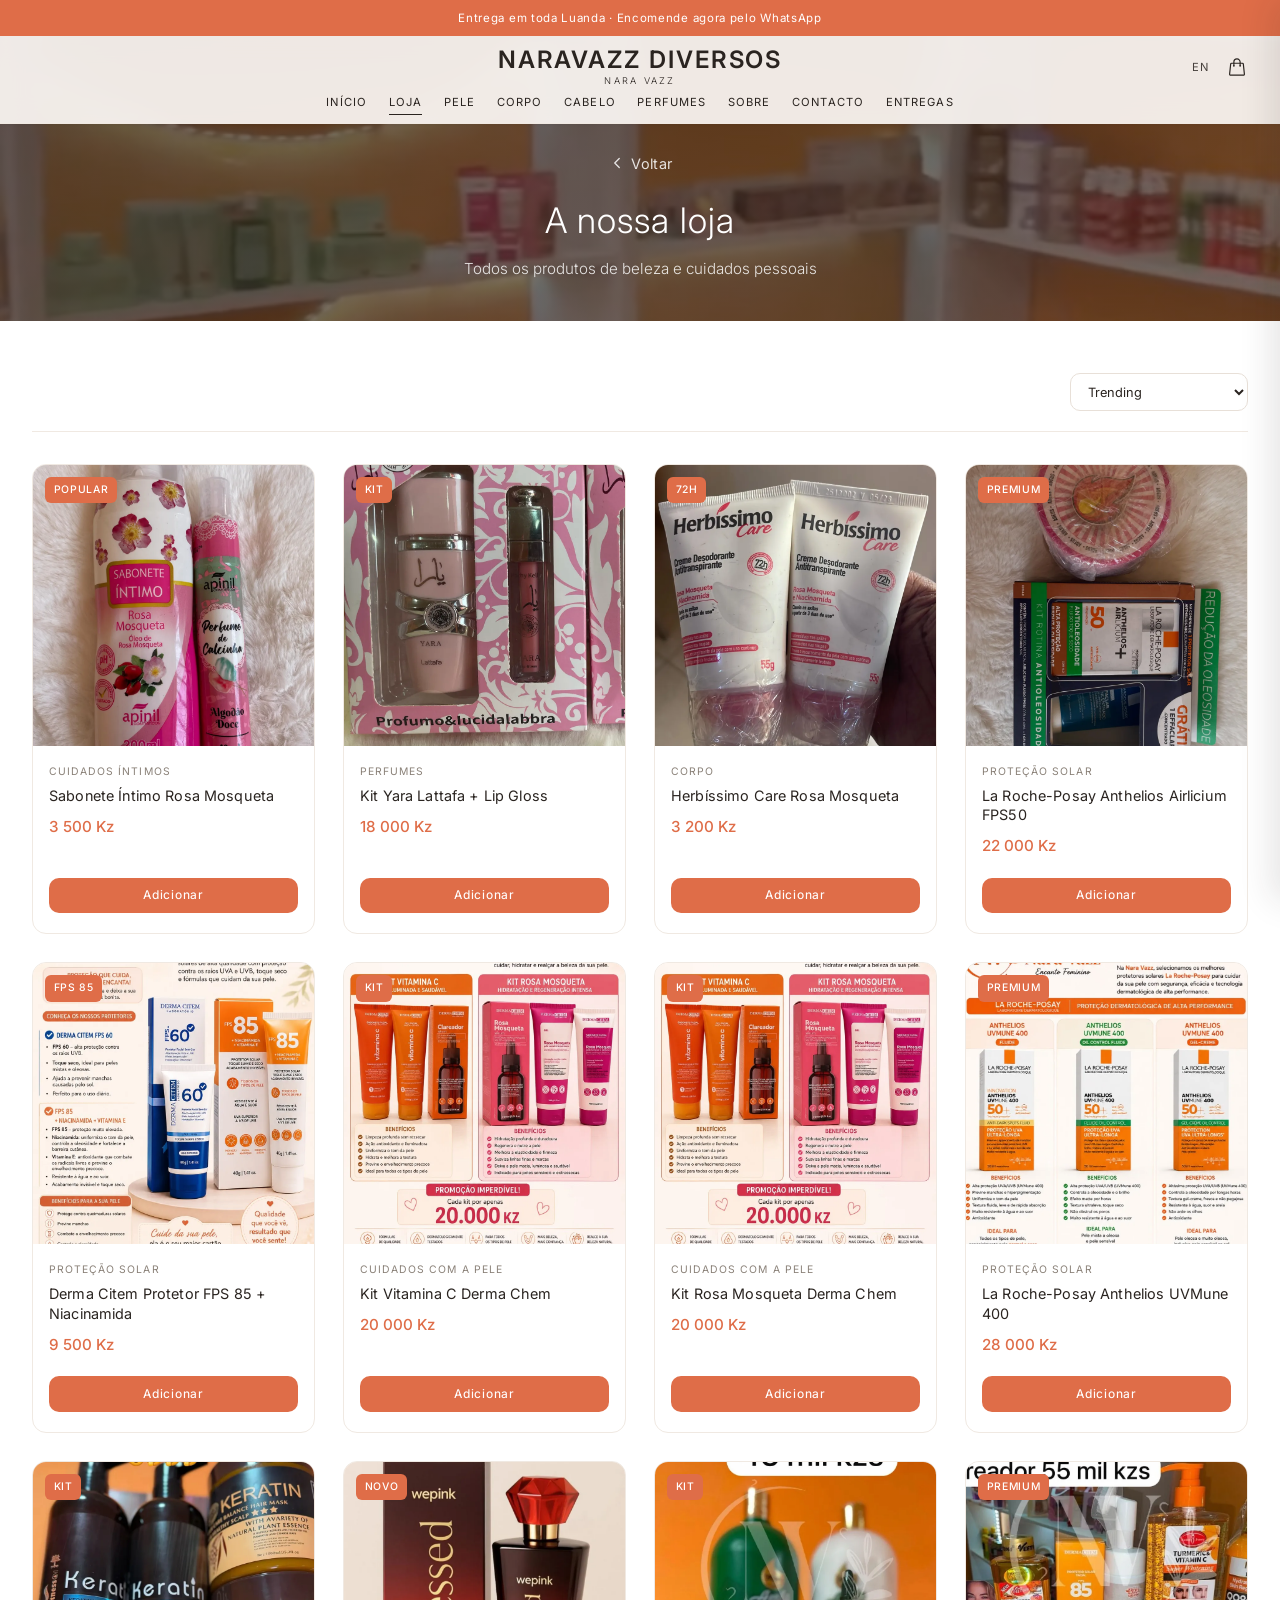
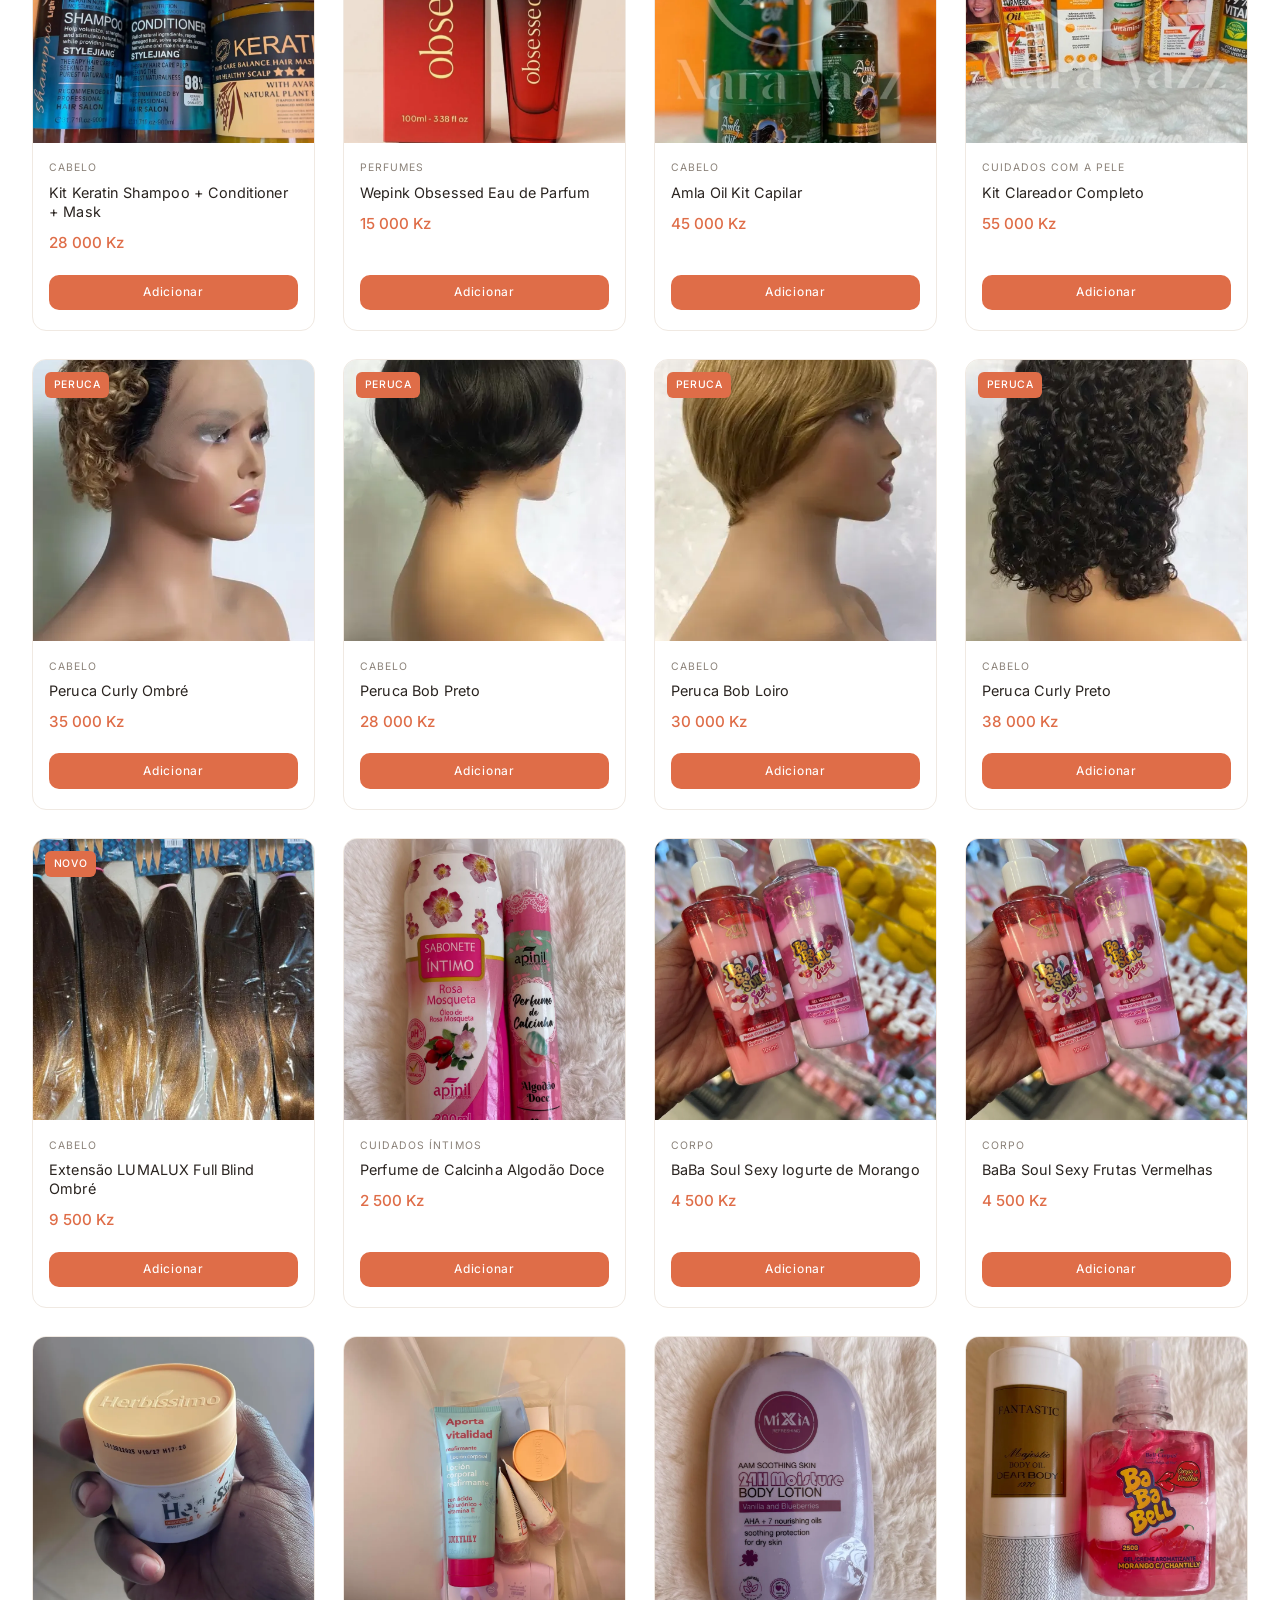
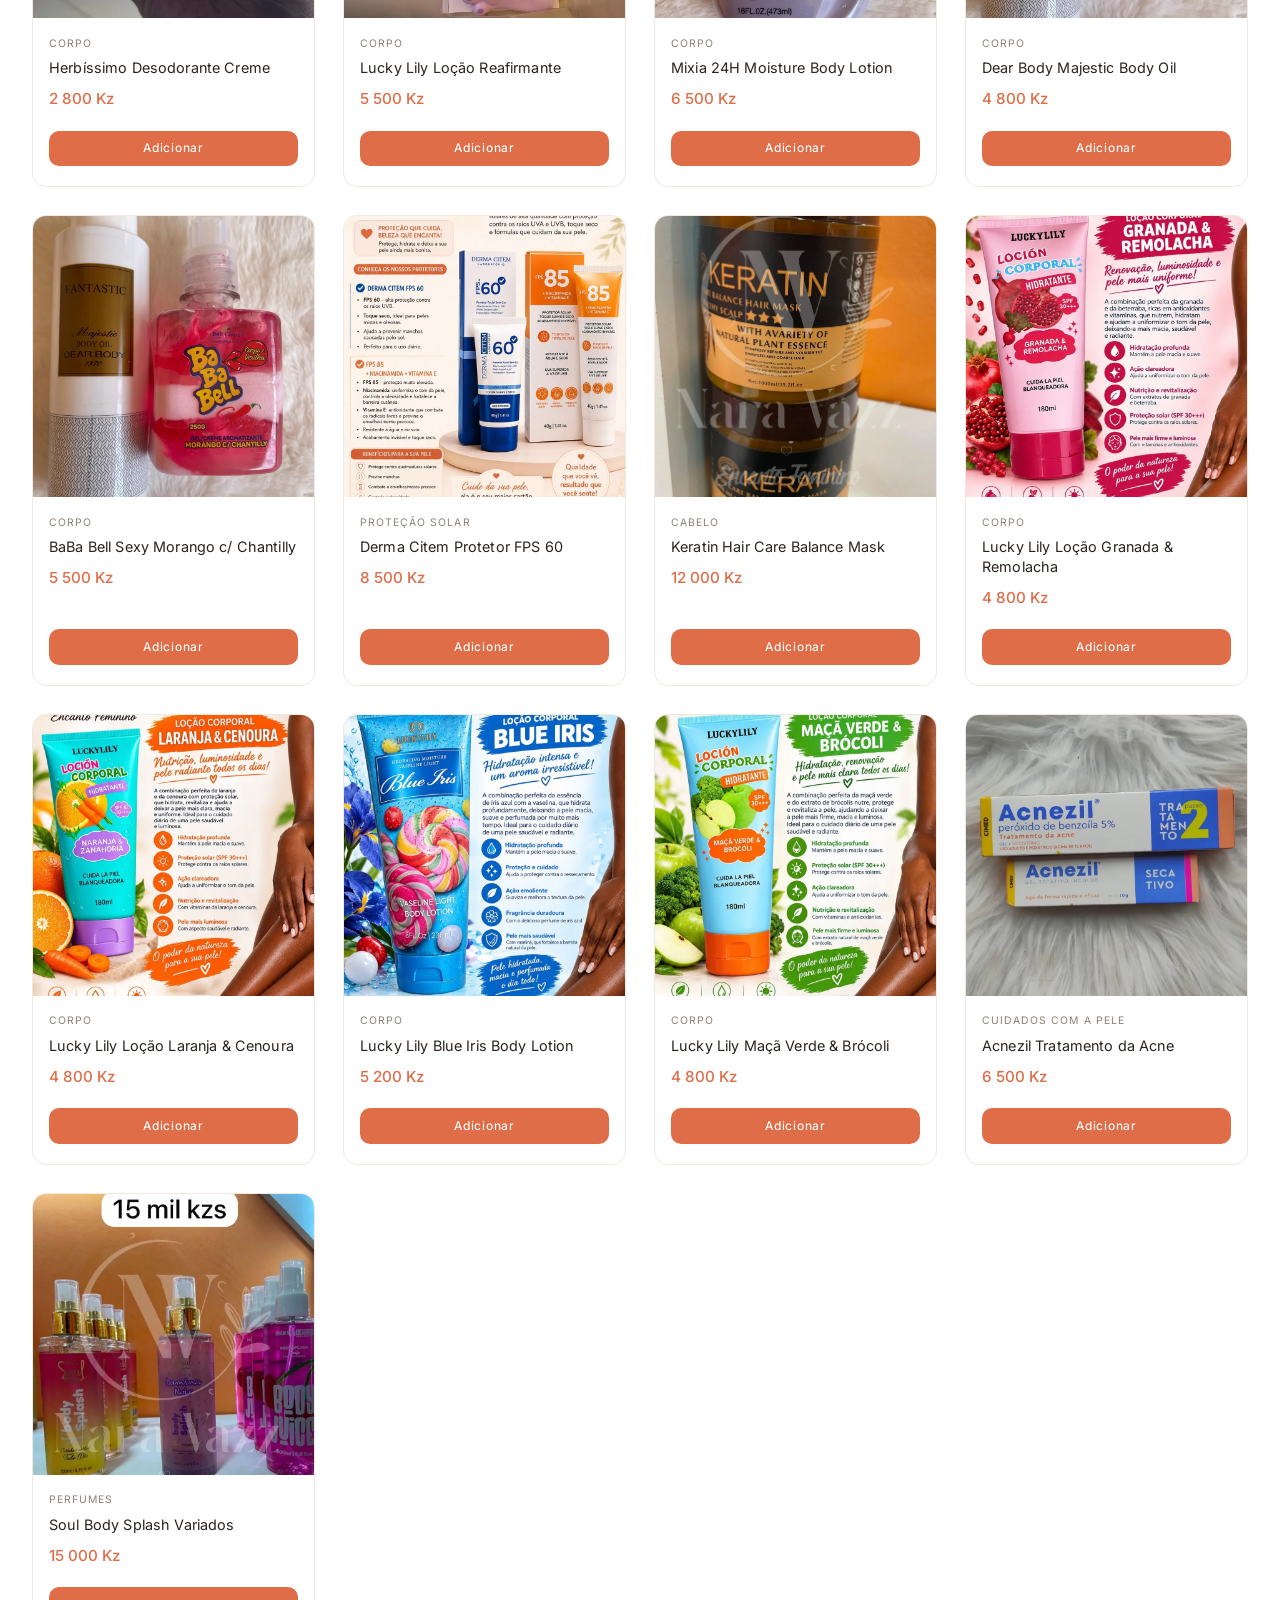
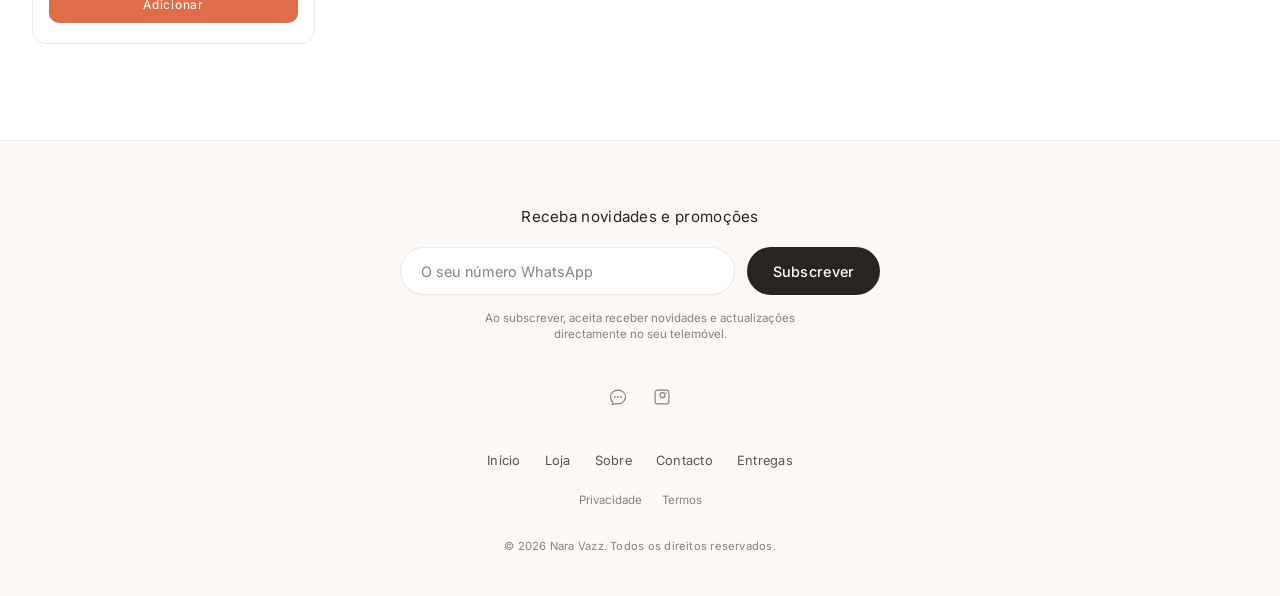
<file: Naravassdiversos/shop.html>
<!DOCTYPE html>
<html lang="pt">
<head>
  <meta charset="UTF-8">
  <meta name="viewport" content="width=device-width, initial-scale=1.0, viewport-fit=cover">
  <meta name="description" content="Loja Nara Vazz - Cosméticos, pele, corpo, cabelo, perfumes e mais.">
  <title>Loja · Nara Vazz</title>
  <link rel="preconnect" href="https://fonts.googleapis.com">
  <link rel="preconnect" href="https://fonts.gstatic.com" crossorigin>
  <link href="https://fonts.googleapis.com/css2?family=Inter:wght@300;400;500;600&display=swap" rel="stylesheet">
  <link rel="stylesheet" href="css/styles.css">
  <link rel="icon" href="images/favicon.png" type="image/png">
  <link rel="apple-touch-icon" href="images/favicon-180.png">
</head>
<body>
  <div class="announce-bar" onclick="window.open('https://wa.me/244938890975','_blank')">
    <span data-i18n="announce">Entrega em toda Luanda · Encomende agora pelo WhatsApp</span>
  </div>

  <header class="site-header scrolled">
    <div class="header-inner">
      <button class="hamburger" aria-label="Menu"><span></span><span></span><span></span></button>
      <a href="index.html" class="brand">
        <span class="brand-name">Naravazz Diversos</span>
        <span class="brand-tag">Nara Vazz</span>
      </a>
      <div class="header-actions">
        <button class="lang-toggle" type="button">EN</button>
        <button type="button" class="header-icon cart-toggle" aria-label="Carrinho">
          <svg xmlns="http://www.w3.org/2000/svg" fill="none" viewBox="0 0 24 24" stroke="currentColor"><path stroke-linecap="round" stroke-linejoin="round" d="M15.75 10.5V6a3.75 3.75 0 10-7.5 0v4.5m11.356-1.993l1.263 12c.07.665-.45 1.243-1.119 1.243H4.25a1.125 1.125 0 01-1.12-1.243l1.264-12A1.125 1.125 0 015.513 7.5h12.974c.576 0 1.059.435 1.119 1.007zM8.625 10.5a.375.375 0 11-.75 0 .375.375 0 01.75 0zm7.5 0a.375.375 0 11-.75 0 .375.375 0 01.75 0z"/></svg>
          <span class="cart-count" style="display:none">0</span>
        </button>
      </div>
      <nav class="desktop-nav">
        <a href="index.html" class="nav-link" data-i18n="navHome">Início</a>
        <a href="shop.html" class="nav-link active" data-i18n="navShop">Loja</a>
        <a href="shop.html?cat=pele" class="nav-link" data-i18n="navSkincare">Pele</a>
        <a href="shop.html?cat=corpo" class="nav-link" data-i18n="navBody">Corpo</a>
        <a href="shop.html?cat=cabelo" class="nav-link" data-i18n="navHair">Cabelo</a>
        <a href="shop.html?cat=perfume" class="nav-link" data-i18n="navPerfume">Perfumes</a>
        <a href="about.html" class="nav-link" data-i18n="navAbout">Sobre</a>
        <a href="contact.html" class="nav-link" data-i18n="navContact">Contacto</a>
        <a href="delivery.html" class="nav-link" data-i18n="footerDelivery">Entregas</a>
      </nav>
    </div>
  </header>

  <div class="drawer-overlay"></div>
  <aside class="mobile-drawer">
    <button class="drawer-close" aria-label="Fechar">
      <svg width="20" height="20" viewBox="0 0 24 24" fill="none" stroke="currentColor" stroke-width="1.5"><path d="M18 6L6 18M6 6l12 12"/></svg>
    </button>
    <div class="drawer-brand">
      <span class="brand-name">Naravazz Diversos</span>
      <span class="brand-tag">Nara Vazz</span>
    </div>
    <nav class="drawer-nav">
      <a href="index.html" data-i18n="navHome">Início</a>
      <a href="shop.html" data-i18n="navShop">Loja</a>
      <a href="shop.html?cat=pele" data-i18n="navSkincare">Pele</a>
      <a href="shop.html?cat=corpo" data-i18n="navBody">Corpo</a>
      <a href="shop.html?cat=cabelo" data-i18n="navHair">Cabelo</a>
      <a href="shop.html?cat=perfume" data-i18n="navPerfume">Perfumes</a>
      <a href="about.html" data-i18n="navAbout">Sobre</a>
      <a href="contact.html" data-i18n="navContact">Contacto</a>
      <a href="delivery.html" data-i18n="footerDelivery">Entregas</a>
      <a href="#" class="cart-toggle" data-i18n="cartTitle">Carrinho</a>
    </nav>
    <div class="drawer-footer">
      <p>+244 938 890 975</p>
      <a href="https://wa.me/244938890975" target="_blank" rel="noopener">WhatsApp</a>
    </div>
  </aside>

  <!-- Cart Side Panel -->
  <div class="cart-panel-overlay"></div>
  <aside class="cart-panel" id="cart-panel" aria-label="Carrinho">
    <div class="cart-panel-header">
      <h2 data-i18n="cartTitle">Carrinho</h2>
      <button type="button" class="cart-panel-close" aria-label="Fechar">
        <svg width="20" height="20" viewBox="0 0 24 24" fill="none" stroke="currentColor" stroke-width="1.5"><path d="M18 6L6 18M6 6l12 12"/></svg>
      </button>
    </div>
    <div class="cart-panel-body" id="cart-panel-body"></div>
    <div class="cart-panel-footer" id="cart-panel-footer" style="display:none"></div>
  </aside>

  <div class="page-hero has-image" data-site-img-bg="shop_hero">
    <div class="container">
      <button type="button" class="page-back" data-fallback="index.html">
        <svg width="18" height="18" viewBox="0 0 24 24" fill="none" stroke="currentColor" stroke-width="1.75" stroke-linecap="round" stroke-linejoin="round" aria-hidden="true"><path d="M15 18l-6-6 6-6"/></svg>
        <span data-i18n="productBack">Voltar</span>
      </button>
      <h1 id="shop-page-title" data-i18n="shopTitle">A nossa loja</h1>
      <p id="shop-page-desc" data-i18n="shopDesc">Todos os produtos de beleza e cuidados pessoais</p>
    </div>
  </div>

  <section class="section" style="padding-top:2rem">
    <div class="container">
      <div class="shop-toolbar toolbar-sort-only">
        <select id="sort-select" class="sort-select" aria-label="Ordenar">
          <option value="trending" data-i18n="sortTrending">Trending</option>
          <option value="price-asc" data-i18n="sortPriceAsc">Preço baixo para alto</option>
          <option value="price-desc" data-i18n="sortPriceDesc">Preço alto para baixo</option>
          <option value="new" data-i18n="sortNew">Novos</option>
        </select>
      </div>
      <div class="product-grid" id="product-grid"></div>
    </div>
  </section>

  <footer class="site-footer">
    <div class="container">
      <div class="footer-newsletter">
        <label data-i18n="newsletterLabel">Receba novidades e promoções</label>
        <form class="newsletter-form">
          <input type="tel" name="whatsapp" required placeholder="O seu número WhatsApp" data-i18n="newsletterPlaceholder" autocomplete="tel" inputmode="tel">
          <button type="submit" class="btn btn-newsletter" data-i18n="newsletterBtn">Subscrever</button>
        </form>
        <p class="newsletter-note" data-i18n="newsletterNote">Ao subscrever, aceita receber novidades e actualizações directamente no seu telemóvel.</p>
      </div>
      <div class="footer-social">
        <a href="https://wa.me/244938890975" target="_blank" rel="noopener" aria-label="WhatsApp">
          <svg xmlns="http://www.w3.org/2000/svg" fill="none" viewBox="0 0 24 24" stroke="currentColor"><path stroke-linecap="round" stroke-linejoin="round" d="M8.625 12a.375.375 0 11-.75 0 .375.375 0 01.75 0zm0 0H8.25m4.125 0a.375.375 0 11-.75 0 .375.375 0 01.75 0zm0 0H12m4.125 0a.375.375 0 11-.75 0 .375.375 0 01.75 0zm0 0h-.375M21 12c0 4.556-4.03 8.25-9 8.25a9.764 9.764 0 01-2.555-.337A5.972 5.972 0 015.41 20.97a5.969 5.969 0 01-.474-.065 4.48 4.48 0 00.978-2.025c.09-.457-.133-.901-.467-1.226C3.93 16.178 3 14.189 3 12c0-4.556 4.03-8.25 9-8.25s9 3.694 9 8.25z"/></svg>
        </a>
        <a href="https://www.instagram.com/naravazz_diversos/" target="_blank" rel="noopener" aria-label="Instagram">
          <svg xmlns="http://www.w3.org/2000/svg" fill="none" viewBox="0 0 24 24" stroke="currentColor"><path stroke-linecap="round" stroke-linejoin="round" d="M6.75 3.75h10.5A3 3 0 0120.25 6.75v10.5a3 3 0 01-3 3H6.75a3 3 0 01-3-3V6.75a3 3 0 013-3z"/><path stroke-linecap="round" stroke-linejoin="round" d="M15.75 9.75a3 3 0 11-6 0 3 3 0 016 0zM17.25 6.75h.008v.008h-.008V6.75z"/></svg>
        </a>
      </div>
      <nav class="footer-links">
        <a href="index.html" data-i18n="footerHome">Início</a>
        <a href="shop.html" data-i18n="footerShop">Loja</a>
        <a href="about.html" data-i18n="footerAbout">Sobre</a>
        <a href="contact.html" data-i18n="footerContact">Contacto</a>
        <a href="delivery.html" data-i18n="footerDelivery">Entregas</a>
      </nav>
      <nav class="footer-legal">
        <a href="#" data-i18n="footerPrivacy">Privacidade</a>
        <a href="#" data-i18n="footerTerms">Termos</a>
      </nav>
      <p class="footer-copy" data-i18n="copyright">© 2026 Nara Vazz. Todos os direitos reservados.</p>
    </div>
  </footer>

  <script src="js/products.js"></script>
  <script src="js/app.js"></script>
</body>
</html>
</file>
<file: Naravassdiversos/css/styles.css>
/* =========================================================
   Nara Vazz - Luxury Beauty E-commerce
   Pure CSS · Mobile-first · Thin-line aesthetic
   ========================================================= */

:root {
  /* Brand Palette */
  --primary: #DF6D48;
  --primary-dark: #C45A3A;
  --primary-soft: #F3E0D6;
  --accent: #E89B8D;
  --accent-soft: #F8EDE9;
  --surface: #FDF9F6;
  --surface-alt: #F7F1EC;
  --bg: #FFFFFF;
  --text: #2A2420;
  --text-soft: #5C534C;
  --muted: #8A8178;
  --border: #E8E0D8;
  --border-soft: #F0E9E2;
  --success: #4A7C59;
  --danger: #C44536;
  --shadow-sm: 0 1px 3px rgba(42, 36, 32, 0.04);
  --shadow-md: 0 4px 16px rgba(42, 36, 32, 0.06);
  --shadow-lg: 0 12px 40px rgba(42, 36, 32, 0.08);
  --radius: 14px;
  --radius-sm: 10px;
  --radius-xs: 6px;
  --header-h: 72px;
  --announce-h: 36px;
  --font: 'Inter', system-ui, -apple-system, BlinkMacSystemFont, 'Segoe UI', sans-serif;
  --transition: 0.3s cubic-bezier(0.4, 0, 0.2, 1);
  --max-w: 1280px;
}

*, *::before, *::after {
  box-sizing: border-box;
  margin: 0;
  padding: 0;
}

html {
  font-size: 16px;
  scroll-behavior: smooth;
  -webkit-text-size-adjust: 100%;
}

body {
  font-family: var(--font);
  font-weight: 400;
  color: var(--text);
  background: var(--bg);
  line-height: 1.6;
  overflow-x: hidden;
  -webkit-font-smoothing: antialiased;
}

body.menu-open {
  overflow: hidden;
}

img {
  max-width: 100%;
  height: auto;
  display: block;
}

a {
  color: inherit;
  text-decoration: none;
  transition: color var(--transition);
}

button, input, select, textarea {
  font-family: inherit;
  font-size: inherit;
  border: none;
  background: none;
  outline: none;
}

ul, ol {
  list-style: none;
}

/* ---------- Utility ---------- */
.container {
  width: 100%;
  max-width: var(--max-w);
  margin: 0 auto;
  padding: 0 1.25rem;
}

@media (min-width: 768px) {
  .container { padding: 0 2rem; }
}

.sr-only {
  position: absolute;
  width: 1px;
  height: 1px;
  padding: 0;
  margin: -1px;
  overflow: hidden;
  clip: rect(0,0,0,0);
  border: 0;
}

/* ---------- Announcement Bar ---------- */
.announce-bar {
  position: fixed;
  top: 0;
  left: 0;
  right: 0;
  height: var(--announce-h);
  background: var(--primary);
  color: #fff;
  display: flex;
  align-items: center;
  justify-content: center;
  z-index: 1001;
  font-size: 0.72rem;
  font-weight: 400;
  letter-spacing: 0.06em;
  transition: transform var(--transition);
  cursor: pointer;
}

.announce-bar.hidden {
  transform: translateY(-100%);
}

.announce-bar span.em {
  color: #FFE8D6;
  font-weight: 500;
}

/* ---------- Header ---------- */
.site-header {
  position: fixed;
  top: var(--announce-h);
  left: 0;
  right: 0;
  z-index: 1000;
  height: var(--header-h);
  transition: background var(--transition), box-shadow var(--transition), border-color var(--transition), top var(--transition), height var(--transition);
  border-bottom: 1px solid transparent;
}

.site-header.scrolled {
  top: var(--announce-h);
  background: rgba(253, 249, 246, 0.92);
  backdrop-filter: blur(12px);
  -webkit-backdrop-filter: blur(12px);
  border-bottom-color: var(--border-soft);
  box-shadow: var(--shadow-sm);
}

.site-header.scrolled .brand-name,
.site-header.scrolled .brand-tag,
.site-header.scrolled .nav-link,
.site-header.scrolled .header-icon,
.site-header.scrolled .lang-toggle {
  color: var(--text);
}

.site-header.scrolled .hamburger span {
  background: var(--text);
}

.header-inner {
  display: grid;
  grid-template-columns: 1fr auto 1fr;
  align-items: center;
  height: 100%;
  max-width: var(--max-w);
  margin: 0 auto;
  padding: 0 1.25rem;
  gap: 0.5rem;
}

.header-inner .hamburger {
  justify-self: start;
}

.header-inner .brand {
  justify-self: center;
}

.header-inner .header-actions {
  justify-self: end;
}

@media (min-width: 900px) {
  .site-header {
    height: auto;
    min-height: var(--header-h);
  }

  .header-inner {
    grid-template-columns: 1fr auto 1fr;
    grid-template-rows: auto auto;
    grid-template-areas:
      ". brand actions"
      "nav nav nav";
    align-items: center;
    gap: 0.45rem 1rem;
    padding: 0.7rem 2rem 0.65rem;
    height: auto;
    min-height: unset;
  }

  .header-inner .brand {
    grid-area: brand;
    justify-self: center;
  }

  .header-inner .header-actions {
    grid-area: actions;
    justify-self: end;
  }

  .header-inner .desktop-nav {
    grid-area: nav;
    justify-self: center;
  }

  .header-inner .hamburger {
    display: none;
  }
}

/* Brand */
.brand {
  text-align: center;
  justify-self: center;
  line-height: 1.15;
}

.brand-name {
  display: block;
  font-size: 1.2rem;
  font-weight: 600;
  letter-spacing: 0.06em;
  text-transform: uppercase;
  color: #fff;
  transition: color var(--transition);
  line-height: 1.1;
}

.brand-tag {
  display: block;
  font-size: 0.52rem;
  font-weight: 300;
  letter-spacing: 0.22em;
  text-transform: uppercase;
  color: rgba(255,255,255,0.85);
  margin-top: 0.18rem;
  transition: color var(--transition);
}

@media (min-width: 900px) {
  .brand-name { font-size: 1.5rem; letter-spacing: 0.08em; }
  .brand-tag { font-size: 0.58rem; letter-spacing: 0.24em; }
}

/* Hamburger */
.hamburger {
  width: 28px;
  height: 20px;
  display: flex;
  flex-direction: column;
  justify-content: space-between;
  cursor: pointer;
  justify-self: start;
  z-index: 10;
}

.hamburger span {
  display: block;
  height: 1.5px;
  width: 100%;
  background: #fff;
  transition: transform 0.35s ease, opacity 0.25s ease, background var(--transition);
  transform-origin: center;
}

.hamburger.open span:nth-child(1) {
  transform: translateY(9.25px) rotate(45deg);
}
.hamburger.open span:nth-child(2) {
  opacity: 0;
}
.hamburger.open span:nth-child(3) {
  transform: translateY(-9.25px) rotate(-45deg);
}

@media (min-width: 900px) {
  .hamburger { display: none; }
}

/* Header right actions */
.header-actions {
  display: flex;
  align-items: center;
  gap: 1.1rem;
  justify-self: end;
}

.header-icon {
  color: #fff;
  width: 22px;
  height: 22px;
  display: flex;
  align-items: center;
  justify-content: center;
  position: relative;
  transition: color var(--transition);
  cursor: pointer;
}

.header-icon svg {
  width: 20px;
  height: 20px;
  stroke-width: 1.4;
}

.cart-count {
  position: absolute;
  top: -6px;
  right: -8px;
  background: var(--primary);
  color: #fff;
  font-size: 0.62rem;
  font-weight: 500;
  width: 16px;
  height: 16px;
  border-radius: 50%;
  display: flex;
  align-items: center;
  justify-content: center;
  line-height: 1;
}

/* Desktop Nav */
.desktop-nav {
  display: none;
}

@media (min-width: 900px) {
  .desktop-nav {
    display: flex;
    align-items: center;
    justify-content: center;
    flex-wrap: wrap;
    gap: 0.35rem 1.35rem;
    width: 100%;
    max-width: 920px;
  }
  .nav-link {
    font-size: 0.7rem;
    font-weight: 400;
    letter-spacing: 0.1em;
    text-transform: uppercase;
    color: #fff;
    transition: color var(--transition), opacity var(--transition);
    position: relative;
    white-space: nowrap;
  }
  .nav-link::after {
    content: '';
    position: absolute;
    bottom: -3px;
    left: 0;
    width: 0;
    height: 1px;
    background: currentColor;
    transition: width 0.3s ease;
  }
  .nav-link:hover::after,
  .nav-link.active::after {
    width: 100%;
  }
}

/* Mobile Drawer */
.drawer-overlay {
  position: fixed;
  inset: 0;
  background: rgba(42, 36, 32, 0.45);
  z-index: 1100;
  opacity: 0;
  visibility: hidden;
  transition: opacity 0.35s ease, visibility 0.35s;
}

.drawer-overlay.open {
  opacity: 1;
  visibility: visible;
}

.mobile-drawer {
  position: fixed;
  top: 0;
  left: 0;
  bottom: 0;
  width: 85%;
  max-width: 320px;
  background: var(--surface);
  z-index: 1101;
  transform: translateX(-100%);
  transition: transform 0.4s cubic-bezier(0.4, 0, 0.2, 1);
  display: flex;
  flex-direction: column;
  padding: 1.75rem 1.5rem;
  overflow-y: auto;
}

.mobile-drawer.open {
  transform: translateX(0);
}

.drawer-brand {
  margin-bottom: 2.5rem;
  padding-bottom: 1.25rem;
  border-bottom: 1px solid var(--border);
}

.drawer-brand .brand-name {
  color: var(--text);
  font-size: 1.3rem;
  font-weight: 600;
  letter-spacing: 0.06em;
}

.drawer-brand .brand-tag {
  color: var(--muted);
  font-size: 0.55rem;
  letter-spacing: 0.22em;
}

.drawer-close {
  position: absolute;
  top: 1.25rem;
  right: 1.25rem;
  width: 32px;
  height: 32px;
  display: flex;
  align-items: center;
  justify-content: center;
  cursor: pointer;
  color: var(--text-soft);
}

.drawer-nav {
  display: flex;
  flex-direction: column;
  gap: 0.15rem;
}

.drawer-nav a {
  font-size: 0.82rem;
  font-weight: 400;
  letter-spacing: 0.1em;
  text-transform: uppercase;
  color: var(--text);
  padding: 0.85rem 0;
  border-bottom: 1px solid var(--border-soft);
  transition: color var(--transition);
}

.drawer-nav a:hover {
  color: var(--primary);
}

.drawer-footer {
  margin-top: auto;
  padding-top: 2rem;
  font-size: 0.78rem;
  color: var(--muted);
}

.drawer-footer a {
  color: var(--primary);
}

/* Lang toggle */
.lang-toggle {
  font-size: 0.7rem;
  letter-spacing: 0.08em;
  color: #fff;
  cursor: pointer;
  opacity: 0.85;
  font-weight: 400;
  transition: color var(--transition);
}

.lang-toggle:hover { opacity: 1; }

/* ---------- Buttons ---------- */
.btn {
  display: inline-flex;
  align-items: center;
  justify-content: center;
  gap: 0.5rem;
  padding: 0.85rem 1.75rem;
  font-size: 0.8rem;
  font-weight: 450;
  letter-spacing: 0.06em;
  border-radius: var(--radius-sm);
  cursor: pointer;
  transition: all var(--transition);
  border: 1px solid transparent;
  line-height: 1.2;
}

.btn-primary {
  background: var(--primary);
  color: #fff;
}

.btn-primary:hover {
  background: var(--primary-dark);
}

.btn-outline {
  background: transparent;
  border-color: var(--border);
  color: var(--text);
}

.btn-outline:hover {
  border-color: var(--primary);
  color: var(--primary);
}

.btn-white {
  background: #fff;
  color: var(--text);
}

.btn-white:hover {
  background: var(--surface);
}

.btn-sm {
  padding: 0.6rem 1.2rem;
  font-size: 0.75rem;
}

.btn-full { width: 100%; }

/* ---------- Hero ---------- */
.hero {
  position: relative;
  min-height: 100vh;
  min-height: 100dvh;
  display: flex;
  align-items: center;
  justify-content: center;
  background: linear-gradient(160deg, #2A2420 0%, #3D322C 40%, #5C4033 100%);
  color: #fff;
  text-align: center;
  padding: calc(var(--header-h) + var(--announce-h) + 2rem) 1.25rem 4rem;
  overflow: hidden;
}

/* Real <img> is more reliable than CSS background on Safari */
.hero-bg-img {
  position: absolute;
  inset: 0;
  width: 100%;
  height: 100%;
  object-fit: cover;
  object-position: center;
  opacity: 0.7;
  z-index: 0;
  pointer-events: none;
  /* Fallback if CSS var override is used via ::before path */
}

/* Keep CSS-var path for admin overrides that set --hero-bg on the section */
.hero::before {
  content: none; /* disabled — image is the <img> above */
}

.hero::after {
  content: '';
  position: absolute;
  inset: 0;
  z-index: 1;
  background: linear-gradient(160deg, rgba(42,36,32,0.55) 0%, rgba(61,50,44,0.45) 50%, rgba(92,64,51,0.5) 100%);
  pointer-events: none;
}

.hero-content {
  position: relative;
  z-index: 2;
  max-width: 640px;
}

.hero-eyebrow {
  font-size: 0.72rem;
  letter-spacing: 0.22em;
  text-transform: uppercase;
  font-weight: 300;
  color: rgba(255,255,255,0.7);
  margin-bottom: 1.25rem;
}

.hero h1 {
  font-size: clamp(2rem, 6vw, 3.4rem);
  font-weight: 300;
  letter-spacing: 0.04em;
  line-height: 1.2;
  margin-bottom: 1.25rem;
}

.hero h1 strong {
  font-weight: 500;
  color: var(--accent);
}

.hero p {
  font-size: 1rem;
  font-weight: 300;
  color: rgba(255,255,255,0.8);
  max-width: 420px;
  margin: 0 auto 2rem;
  line-height: 1.7;
}

.hero-cta {
  display: flex;
  flex-wrap: wrap;
  gap: 0.85rem;
  justify-content: center;
}

/* ---------- Sections ---------- */
.section {
  padding: 4.5rem 0;
}

@media (min-width: 768px) {
  .section { padding: 6rem 0; }
}

.section-header {
  text-align: center;
  margin-bottom: 2.75rem;
}

.section-eyebrow {
  font-size: 0.7rem;
  letter-spacing: 0.2em;
  text-transform: uppercase;
  color: var(--primary);
  font-weight: 400;
  margin-bottom: 0.6rem;
}

.section-title {
  font-size: clamp(1.5rem, 3.5vw, 2.1rem);
  font-weight: 300;
  letter-spacing: 0.03em;
  color: var(--text);
  margin-bottom: 0.75rem;
}

.section-desc {
  font-size: 0.95rem;
  color: var(--text-soft);
  max-width: 480px;
  margin: 0 auto;
  font-weight: 300;
}

/* ---------- Home collections (Top G style) ---------- */
.home-carousel-section {
  padding-top: 1.75rem;
  padding-bottom: 2rem;
}

.carousel-head {
  display: flex;
  align-items: center;
  justify-content: center;
  gap: 1rem;
  padding: 0 1rem 1.25rem;
  max-width: var(--max-w);
  margin: 0 auto;
}

.carousel-title {
  font-size: clamp(1.05rem, 3.5vw, 1.35rem);
  font-weight: 600;
  letter-spacing: 0.08em;
  text-transform: uppercase;
  text-align: center;
  min-width: 0;
  flex: 1;
  transition: opacity 0.2s ease;
}

.carousel-nav {
  width: 36px;
  height: 36px;
  border-radius: 50%;
  border: 1px solid var(--border);
  background: var(--bg);
  color: var(--text);
  display: flex;
  align-items: center;
  justify-content: center;
  flex-shrink: 0;
  cursor: pointer;
  transition: background var(--transition), border-color var(--transition);
  -webkit-tap-highlight-color: transparent;
}

.carousel-nav:hover:not(:disabled) {
  background: var(--surface);
  border-color: var(--text-soft);
}

.carousel-nav:disabled {
  opacity: 0.35;
  cursor: not-allowed;
  pointer-events: none;
}

.collection-panels {
  position: relative;
}

.collection-panel {
  max-width: var(--max-w);
  margin: 0 auto;
  padding: 0 1rem;
}

.collection-panel[hidden] {
  display: none !important;
}

.carousel-track {
  display: flex;
  gap: 1rem;
  overflow-x: auto;
  overflow-y: hidden;
  scroll-snap-type: x mandatory;
  -webkit-overflow-scrolling: touch;
  scrollbar-width: none;
  padding-bottom: 0.35rem;
  cursor: grab;
  touch-action: pan-x;
}

.carousel-track:active {
  cursor: grabbing;
}

.carousel-track::-webkit-scrollbar {
  display: none;
}

.carousel-track .product-card {
  flex: 0 0 72%;
  max-width: 280px;
  scroll-snap-align: start;
}

@media (min-width: 640px) {
  .carousel-track .product-card {
    flex: 0 0 42%;
  }
}

@media (min-width: 900px) {
  .carousel-track .product-card {
    flex: 0 0 28%;
  }
  .collection-panel {
    padding: 0 1.5rem;
  }
}

/* ---------- Category stack (Kylie style) ---------- */
.cat-stack {
  display: flex;
  flex-direction: column;
  gap: 1rem;
}

@media (min-width: 640px) {
  .cat-stack {
    display: grid;
    grid-template-columns: repeat(2, 1fr);
    gap: 1.25rem;
  }
}

@media (min-width: 1024px) {
  .cat-stack {
    grid-template-columns: repeat(3, 1fr);
    gap: 1.5rem;
  }
}

.cat-card {
  position: relative;
  border-radius: var(--radius);
  overflow: hidden;
  aspect-ratio: 3/4;
  border: 1px solid var(--border-soft);
  background: var(--surface);
  transition: transform var(--transition), box-shadow var(--transition);
  display: block;
}

.cat-card-hero {
  aspect-ratio: 4/5;
}

@media (max-width: 639px) {
  .cat-card-hero {
    aspect-ratio: 5/6;
    min-height: 320px;
  }
}

.cat-card:hover {
  transform: translateY(-3px);
  box-shadow: var(--shadow-md);
}

.cat-card img {
  width: 100%;
  height: 100%;
  object-fit: cover;
  transition: transform 0.6s ease;
}

.cat-card:hover img {
  transform: scale(1.04);
}

.cat-card-label {
  position: absolute;
  inset: 0;
  display: flex;
  align-items: center;
  justify-content: center;
  background: rgba(42, 36, 32, 0.28);
  color: #fff;
  font-size: clamp(1.35rem, 5vw, 1.85rem);
  font-weight: 500;
  letter-spacing: 0.18em;
  text-transform: uppercase;
  text-align: center;
  text-shadow: 0 1px 12px rgba(0,0,0,0.35);
  transition: background var(--transition);
}

.cat-card:hover .cat-card-label {
  background: rgba(42, 36, 32, 0.38);
}

/* ---------- Product Grid ---------- */
.product-grid {
  display: grid;
  grid-template-columns: repeat(2, 1fr);
  gap: 1.25rem;
}

@media (min-width: 640px) {
  .product-grid { grid-template-columns: repeat(3, 1fr); gap: 1.5rem; }
}

@media (min-width: 1024px) {
  .product-grid { grid-template-columns: repeat(4, 1fr); gap: 1.75rem; }
}

.product-card {
  border: 1px solid var(--border-soft);
  border-radius: var(--radius);
  background: var(--bg);
  overflow: hidden;
  transition: box-shadow var(--transition), border-color var(--transition);
  display: flex;
  flex-direction: column;
}

.product-card:hover {
  box-shadow: var(--shadow-md);
  border-color: var(--border);
}

.product-card-img {
  position: relative;
  aspect-ratio: 1;
  background: var(--surface);
  overflow: hidden;
}

.product-card-img img {
  width: 100%;
  height: 100%;
  object-fit: cover;
  transition: transform 0.5s ease;
}

.product-card:hover .product-card-img img {
  transform: scale(1.03);
}

.product-badge {
  position: absolute;
  top: 0.75rem;
  left: 0.75rem;
  background: var(--primary);
  color: #fff;
  font-size: 0.65rem;
  font-weight: 500;
  letter-spacing: 0.06em;
  padding: 0.3rem 0.55rem;
  border-radius: var(--radius-xs);
  text-transform: uppercase;
}

.product-card-body {
  padding: 1.1rem 1rem 1.25rem;
  display: flex;
  flex-direction: column;
  flex: 1;
  gap: 0.35rem;
}

.product-cat {
  font-size: 0.65rem;
  letter-spacing: 0.1em;
  text-transform: uppercase;
  color: var(--muted);
  font-weight: 400;
}

.product-name {
  font-size: 0.9rem;
  font-weight: 400;
  color: var(--text);
  line-height: 1.35;
  letter-spacing: 0.01em;
}

.product-price {
  font-size: 0.95rem;
  font-weight: 500;
  color: var(--primary);
  margin-top: 0.25rem;
}

.product-price .old {
  font-size: 0.8rem;
  color: var(--muted);
  text-decoration: line-through;
  font-weight: 400;
  margin-left: 0.4rem;
}

.product-card-actions {
  margin-top: auto;
  padding-top: 0.85rem;
}

/* ---------- Soaps feature video ---------- */
.soaps-section {
  padding-top: 2.5rem;
  padding-bottom: 2.75rem;
  background: var(--bg);
  border-top: 1px solid var(--border-soft);
}

.soaps-inner {
  display: flex;
  flex-direction: column;
  gap: 1.75rem;
  align-items: center;
  max-width: 720px;
  margin: 0 auto;
  text-align: center;
}

.soaps-copy {
  max-width: 420px;
}

.soaps-title {
  font-size: clamp(1.75rem, 5vw, 2.4rem);
  font-weight: 300;
  letter-spacing: 0.14em;
  text-transform: uppercase;
  color: var(--text);
  margin: 0.35rem 0 0.75rem;
}

.soaps-desc {
  font-size: 0.95rem;
  color: var(--text-soft);
  font-weight: 300;
  line-height: 1.55;
}

.soaps-video-wrap {
  width: 100%;
  max-width: 420px;
  border-radius: var(--radius);
  overflow: hidden;
  border: 1px solid var(--border-soft);
  background: #1a1512;
  box-shadow: var(--shadow-md);
  aspect-ratio: 9/16;
}

.soaps-video {
  width: 100%;
  height: 100%;
  object-fit: cover;
  display: block;
}

@media (min-width: 768px) {
  .soaps-inner {
    max-width: 900px;
    flex-direction: row;
    text-align: left;
    gap: 2.5rem;
    align-items: center;
  }
  .soaps-copy {
    flex: 1;
    max-width: none;
  }
  .soaps-video-wrap {
    flex: 0 0 320px;
    max-width: 320px;
  }
}

/* ---------- Experience videos (Kylie style) ---------- */
.experience-section {
  padding-top: 2.5rem;
  padding-bottom: 2.75rem;
  background: var(--surface);
  border-top: 1px solid var(--border-soft);
}

.experience-head {
  display: flex;
  align-items: center;
  justify-content: center;
  gap: 1rem;
  padding: 0 1rem 1.5rem;
  max-width: var(--max-w);
  margin: 0 auto;
}

.experience-title {
  font-size: clamp(1.05rem, 3.5vw, 1.4rem);
  font-weight: 600;
  letter-spacing: 0.12em;
  text-transform: uppercase;
  text-align: center;
  min-width: 0;
  flex: 1;
  color: var(--text);
}

.experience-track-wrap {
  overflow: hidden;
  max-width: var(--max-w);
  margin: 0 auto;
  padding: 0 1rem;
}

.experience-track {
  display: flex;
  gap: 1rem;
  overflow-x: auto;
  scroll-snap-type: x mandatory;
  -webkit-overflow-scrolling: touch;
  scrollbar-width: none;
  padding-bottom: 0.35rem;
}

.experience-track::-webkit-scrollbar {
  display: none;
}

.experience-card {
  position: relative;
  flex: 0 0 78%;
  max-width: 320px;
  aspect-ratio: 3/4;
  border-radius: var(--radius);
  overflow: hidden;
  background: #1a1512;
  scroll-snap-align: start;
  border: 1px solid var(--border-soft);
  cursor: pointer;
  -webkit-tap-highlight-color: transparent;
}

@media (min-width: 640px) {
  .experience-card {
    flex: 0 0 48%;
    max-width: 360px;
  }
}

@media (min-width: 900px) {
  .experience-card {
    flex: 0 0 32%;
    max-width: 380px;
  }
  .experience-track-wrap {
    padding: 0 1.5rem;
  }
}

.experience-video {
  width: 100%;
  height: 100%;
  object-fit: cover;
  display: block;
  background: #1a1512;
  pointer-events: none; /* clicks go to card / button - Safari-friendly */
}

.experience-overlay {
  position: absolute;
  left: 0;
  right: 0;
  bottom: 0;
  padding: 1.25rem 1rem 1.1rem;
  background: linear-gradient(transparent, rgba(20, 14, 10, 0.72));
  pointer-events: none;
}

.experience-label {
  color: #fff;
  font-size: 0.95rem;
  font-weight: 500;
  letter-spacing: 0.1em;
  text-transform: uppercase;
  text-shadow: 0 1px 8px rgba(0,0,0,0.4);
}

.experience-play {
  position: absolute;
  top: 50%;
  left: 50%;
  transform: translate(-50%, -50%);
  width: 56px;
  height: 56px;
  border: none;
  border-radius: 50%;
  background: rgba(255,255,255,0.92);
  color: var(--text);
  display: flex;
  align-items: center;
  justify-content: center;
  cursor: pointer;
  transition: opacity 0.2s ease, transform 0.2s ease, background 0.2s ease;
  box-shadow: 0 4px 20px rgba(0,0,0,0.2);
  z-index: 3;
  -webkit-tap-highlight-color: transparent;
  touch-action: manipulation;
}

.experience-play .icon-pause {
  display: none;
}

.experience-play:hover {
  background: #fff;
  transform: translate(-50%, -50%) scale(1.06);
}

.experience-play:active {
  transform: translate(-50%, -50%) scale(0.96);
}

/* Playing: show pause icon; keep button tappable on touch devices */
.experience-card.is-playing .experience-play .icon-play {
  display: none;
}

.experience-card.is-playing .experience-play .icon-pause {
  display: block;
}

/* Desktop: fade control while playing, reveal on hover */
@media (hover: hover) and (pointer: fine) {
  .experience-card.is-playing .experience-play {
    opacity: 0;
  }
  .experience-card.is-playing:hover .experience-play {
    opacity: 0.9;
  }
}

/* Touch / mobile Safari: always show control while playing so user can pause */
@media (hover: none), (pointer: coarse) {
  .experience-card.is-playing .experience-play {
    opacity: 0.85;
    background: rgba(255,255,255,0.75);
  }
}

/* ---------- Promo Banner ---------- */
.promo-banner {
  position: relative;
  isolation: isolate;
  background-color: #1a1512;
  border-top: none;
  border-bottom: none;
  padding: 5rem 0;
  text-align: center;
  min-height: 320px;
  display: flex;
  align-items: center;
  justify-content: center;
  overflow: hidden;
}

.promo-banner-img {
  position: absolute;
  inset: 0;
  width: 100%;
  height: 100%;
  object-fit: cover;
  object-position: center 30%;
  z-index: 0;
}

.promo-banner-overlay {
  position: absolute;
  inset: 0;
  background: linear-gradient(
    180deg,
    rgba(20, 14, 10, 0.35) 0%,
    rgba(20, 14, 10, 0.55) 50%,
    rgba(20, 14, 10, 0.65) 100%
  );
  z-index: 1;
  pointer-events: none;
}

.promo-banner-content {
  position: relative;
  z-index: 2;
}

.promo-banner h2 {
  font-size: clamp(1.45rem, 3.5vw, 2rem);
  font-weight: 300;
  margin-bottom: 0.75rem;
  color: #fff;
  letter-spacing: 0.02em;
  text-shadow: 0 1px 12px rgba(0, 0, 0, 0.35);
}

.promo-banner p {
  color: rgba(255, 255, 255, 0.88);
  font-weight: 300;
  margin-bottom: 1.5rem;
  max-width: 420px;
  margin-left: auto;
  margin-right: auto;
  text-shadow: 0 1px 8px rgba(0, 0, 0, 0.3);
}

@media (min-width: 768px) {
  .promo-banner {
    min-height: 340px;
    padding: 5.5rem 0;
  }
}

/* ---------- About Teaser ---------- */
.about-teaser {
  display: grid;
  gap: 2.5rem;
  align-items: center;
}

@media (min-width: 768px) {
  .about-teaser {
    grid-template-columns: 1fr 1fr;
    gap: 4rem;
  }
}

.about-teaser-img {
  border-radius: var(--radius);
  overflow: hidden;
  border: 1px solid var(--border-soft);
  aspect-ratio: 4/5;
}

.about-teaser-img img {
  width: 100%;
  height: 100%;
  object-fit: cover;
}

.about-teaser-text h2 {
  font-size: clamp(1.5rem, 3vw, 2rem);
  font-weight: 300;
  margin-bottom: 1rem;
  letter-spacing: 0.02em;
}

.about-teaser-text p {
  color: var(--text-soft);
  font-weight: 300;
  margin-bottom: 1.25rem;
  line-height: 1.75;
}

/* ---------- Instagram / Gallery ---------- */
.insta-grid {
  display: grid;
  grid-template-columns: repeat(2, 1fr);
  gap: 0.75rem;
}

@media (min-width: 640px) {
  .insta-grid { grid-template-columns: repeat(4, 1fr); gap: 1rem; }
}

.insta-item {
  aspect-ratio: 1;
  border-radius: var(--radius-sm);
  overflow: hidden;
  border: 1px solid var(--border-soft);
}

.insta-item img {
  width: 100%;
  height: 100%;
  object-fit: cover;
  transition: transform 0.5s ease;
}

.insta-item:hover img {
  transform: scale(1.05);
}

/* ---------- Footer ---------- */
.site-footer {
  background: var(--surface);
  padding: 4rem 0 2.5rem;
  border-top: 1px solid var(--border-soft);
}

.footer-newsletter {
  max-width: 480px;
  margin: 0 auto 2.75rem;
  text-align: center;
}

.footer-newsletter label {
  display: block;
  font-size: 0.95rem;
  font-weight: 400;
  color: var(--text);
  margin-bottom: 1.15rem;
  letter-spacing: 0.02em;
}

.newsletter-form {
  display: flex;
  flex-direction: column;
  gap: 0.65rem;
  align-items: stretch;
}

@media (min-width: 540px) {
  .newsletter-form {
    flex-direction: row;
    align-items: center;
    gap: 0.75rem;
  }
}

.newsletter-form input {
  flex: 1;
  height: 48px;
  border: 1px solid var(--border-soft);
  border-radius: 999px;
  padding: 0 1.25rem;
  font-size: 0.9rem;
  color: var(--text);
  background: #fff;
  box-shadow: 0 1px 2px rgba(42, 36, 32, 0.04);
  transition: border-color var(--transition), box-shadow var(--transition);
}

.newsletter-form input::placeholder {
  color: var(--muted);
}

.newsletter-form input:focus {
  outline: none;
  border-color: var(--text-soft);
  box-shadow: 0 0 0 3px rgba(42, 36, 32, 0.06);
}

.btn-newsletter {
  height: 48px;
  padding: 0 1.6rem;
  white-space: nowrap;
  border: none;
  border-radius: 999px;
  background: #2A2420;
  color: #fff;
  font-size: 0.9rem;
  font-weight: 500;
  letter-spacing: 0.02em;
  cursor: pointer;
  transition: background var(--transition), transform 0.15s ease;
}

.btn-newsletter:hover {
  background: #1a1614;
}

.btn-newsletter:active {
  transform: scale(0.98);
}

.newsletter-note {
  font-size: 0.72rem;
  color: var(--muted);
  margin-top: 0.9rem;
  line-height: 1.45;
  max-width: 360px;
  margin-left: auto;
  margin-right: auto;
}

.newsletter-note a {
  color: var(--primary);
  text-decoration: underline;
  text-underline-offset: 2px;
}

.footer-social {
  display: flex;
  justify-content: center;
  gap: 1.5rem;
  margin-bottom: 2.25rem;
}

.footer-social a {
  color: var(--muted);
  transition: color var(--transition);
}

.footer-social a:hover {
  color: var(--primary);
}

.footer-social svg {
  width: 20px;
  height: 20px;
  stroke-width: 1.4;
}

.footer-links {
  display: flex;
  flex-wrap: wrap;
  justify-content: center;
  gap: 0.5rem 1.5rem;
  margin-bottom: 1.25rem;
}

.footer-links a {
  font-size: 0.8rem;
  color: var(--text-soft);
  letter-spacing: 0.02em;
  transition: color var(--transition);
}

.footer-links a:hover {
  color: var(--primary);
}

.footer-legal {
  display: flex;
  flex-wrap: wrap;
  justify-content: center;
  gap: 0.5rem 1.25rem;
  margin-bottom: 1.75rem;
}

.footer-legal a {
  font-size: 0.72rem;
  color: var(--muted);
}

.footer-legal a:hover {
  color: var(--text-soft);
}

.footer-copy {
  text-align: center;
  font-size: 0.7rem;
  color: var(--muted);
  letter-spacing: 0.02em;
}

/* ---------- Shop Page ---------- */
.page-hero {
  position: relative;
  padding: calc(var(--header-h) + var(--announce-h) + 3rem) 0 2.5rem;
  text-align: center;
  background: var(--surface);
  border-bottom: 1px solid var(--border-soft);
  overflow: hidden;
}

.page-hero.has-image {
  min-height: 280px;
  display: flex;
  align-items: center;
  justify-content: center;
  color: #fff;
  border-bottom: none;
  padding: calc(var(--header-h) + var(--announce-h) + 2.5rem) 1.25rem 2.5rem;
}

.page-hero.has-image::before {
  content: '';
  position: absolute;
  inset: 0;
  z-index: 0;
  background-image: var(--shop-hero-bg, url('../images/categories-hero.jpg'));
  background-size: cover;
  background-position: center;
  background-repeat: no-repeat;
  pointer-events: none;
}

.page-hero.has-image::after {
  content: '';
  position: absolute;
  inset: 0;
  z-index: 0;
  background: linear-gradient(160deg, rgba(42,36,32,0.72) 0%, rgba(61,50,44,0.62) 100%);
  pointer-events: none;
}

.page-hero.has-image .container {
  position: relative;
  z-index: 1;
}

.page-hero h1 {
  font-size: clamp(1.6rem, 4vw, 2.2rem);
  font-weight: 300;
  letter-spacing: 0.03em;
}

.page-hero p {
  color: var(--text-soft);
  font-weight: 300;
  margin-top: 0.5rem;
  font-size: 0.95rem;
}

.page-hero.has-image p {
  color: rgba(255,255,255,0.85);
}

.shop-toolbar {
  display: flex;
  flex-wrap: wrap;
  gap: 1rem;
  justify-content: space-between;
  align-items: center;
  margin-bottom: 2rem;
  padding: 1.25rem 0;
  border-bottom: 1px solid var(--border-soft);
}

.filter-group {
  display: flex;
  flex-wrap: wrap;
  gap: 0.5rem;
}

.filter-btn {
  font-size: 0.72rem;
  letter-spacing: 0.08em;
  text-transform: uppercase;
  padding: 0.45rem 0.9rem;
  border: 1px solid var(--border);
  border-radius: var(--radius-sm);
  color: var(--text-soft);
  cursor: pointer;
  transition: all var(--transition);
}

.filter-btn:hover,
.filter-btn.active {
  border-color: var(--primary);
  color: var(--primary);
  background: var(--accent-soft);
}

.sort-select {
  height: 38px;
  border: 1px solid var(--border);
  border-radius: var(--radius-sm);
  padding: 0 0.85rem;
  font-size: 0.8rem;
  color: var(--text);
  background: var(--bg);
  cursor: pointer;
}

/* ---------- Product Detail ---------- */
.product-detail {
  padding: calc(var(--header-h) + var(--announce-h) + 1.25rem) 0 4rem;
}

.product-back,
.page-back {
  display: inline-flex;
  align-items: center;
  gap: 0.35rem;
  margin-bottom: 1.25rem;
  padding: 0.4rem 0.15rem;
  border: none;
  background: none;
  color: var(--text-soft);
  font-size: 0.9rem;
  font-weight: 400;
  letter-spacing: 0.02em;
  cursor: pointer;
  transition: color var(--transition);
  -webkit-tap-highlight-color: transparent;
}

.product-back:hover,
.product-back:focus-visible,
.page-back:hover,
.page-back:focus-visible {
  color: var(--text);
  outline: none;
}

.product-back svg,
.page-back svg {
  flex-shrink: 0;
}

.page-hero .page-back {
  margin-bottom: 0.85rem;
}

.page-hero.has-image .page-back {
  color: rgba(255, 255, 255, 0.85);
}

.page-hero.has-image .page-back:hover,
.page-hero.has-image .page-back:focus-visible {
  color: #fff;
}

.product-detail-grid {
  display: grid;
  gap: 2.5rem;
}

@media (min-width: 768px) {
  .product-detail-grid {
    grid-template-columns: 1fr 1fr;
    gap: 3.5rem;
    align-items: start;
  }
}

.product-gallery {
  border: 1px solid var(--border-soft);
  border-radius: var(--radius);
  overflow: hidden;
  background: var(--surface);
  aspect-ratio: 1;
}

.product-gallery img {
  width: 100%;
  height: 100%;
  object-fit: cover;
}

.product-info h1 {
  font-size: clamp(1.4rem, 3vw, 1.85rem);
  font-weight: 400;
  letter-spacing: 0.02em;
  margin-bottom: 0.5rem;
}

.product-info .price {
  font-size: 1.35rem;
  font-weight: 500;
  color: var(--primary);
  margin-bottom: 1.25rem;
}

.product-info .desc {
  color: var(--text-soft);
  font-weight: 300;
  line-height: 1.75;
  margin-bottom: 1.75rem;
  font-size: 0.95rem;
}

.qty-row {
  display: flex;
  align-items: center;
  gap: 1rem;
  margin-bottom: 1.5rem;
}

.qty-control {
  display: flex;
  align-items: center;
  border: 1px solid var(--border);
  border-radius: var(--radius-sm);
  height: 44px;
}

.qty-control button {
  width: 40px;
  height: 100%;
  display: flex;
  align-items: center;
  justify-content: center;
  color: var(--text);
  cursor: pointer;
  font-size: 1.1rem;
  transition: color var(--transition);
}

.qty-control button:hover {
  color: var(--primary);
}

.qty-control span {
  min-width: 36px;
  text-align: center;
  font-size: 0.9rem;
  font-weight: 500;
}

.product-meta {
  margin-top: 2rem;
  padding-top: 1.5rem;
  border-top: 1px solid var(--border-soft);
  font-size: 0.85rem;
  color: var(--text-soft);
}

.product-meta dt {
  font-weight: 500;
  color: var(--text);
  margin-bottom: 0.2rem;
}

.product-meta dd {
  margin-bottom: 0.85rem;
}

/* ---------- Cart ---------- */
.cart-page {
  padding: calc(var(--header-h) + var(--announce-h) + 2rem) 0 4rem;
}

.cart-table {
  width: 100%;
  border-collapse: collapse;
}

.cart-item {
  display: grid;
  grid-template-columns: 80px 1fr auto;
  gap: 1rem;
  padding: 1.25rem 0;
  border-bottom: 1px solid var(--border-soft);
  align-items: center;
}

@media (min-width: 640px) {
  .cart-item {
    grid-template-columns: 100px 1fr 120px 100px auto;
  }
}

.cart-item img {
  width: 80px;
  height: 80px;
  object-fit: cover;
  border-radius: var(--radius-xs);
  border: 1px solid var(--border-soft);
}

@media (min-width: 640px) {
  .cart-item img { width: 100px; height: 100px; }
}

.cart-item-name {
  font-size: 0.9rem;
  font-weight: 400;
}

.cart-item-price {
  font-size: 0.9rem;
  color: var(--primary);
  font-weight: 500;
}

.cart-summary {
  margin-top: 2.5rem;
  padding: 1.75rem;
  border: 1px solid var(--border);
  border-radius: var(--radius);
  background: var(--surface);
  max-width: 400px;
  margin-left: auto;
}

.cart-summary-row {
  display: flex;
  justify-content: space-between;
  margin-bottom: 0.75rem;
  font-size: 0.9rem;
}

.cart-summary-row.total {
  font-size: 1.1rem;
  font-weight: 500;
  padding-top: 0.85rem;
  border-top: 1px solid var(--border);
  margin-top: 0.5rem;
  color: var(--primary);
}

.empty-cart {
  text-align: center;
  padding: 4rem 1rem;
}

.empty-cart p {
  color: var(--text-soft);
  margin-bottom: 1.5rem;
}

/* ---------- Contact / About ---------- */
.contact-grid {
  display: grid;
  gap: 2.5rem;
}

@media (min-width: 768px) {
  .contact-grid {
    grid-template-columns: 1fr 1fr;
    gap: 4rem;
  }
}

.contact-info h3 {
  font-size: 1.1rem;
  font-weight: 400;
  margin-bottom: 1rem;
}

.contact-info p,
.contact-info a {
  color: var(--text-soft);
  font-weight: 300;
  line-height: 1.7;
  margin-bottom: 0.5rem;
  display: block;
}

.contact-info a:hover {
  color: var(--primary);
}

.contact-form {
  display: flex;
  flex-direction: column;
  gap: 1rem;
}

.form-group label {
  display: block;
  font-size: 0.8rem;
  letter-spacing: 0.04em;
  color: var(--text-soft);
  margin-bottom: 0.4rem;
}

.form-group input,
.form-group textarea,
.form-group select {
  width: 100%;
  border: 1px solid var(--border);
  border-radius: var(--radius-sm);
  padding: 0.75rem 1rem;
  font-size: 0.9rem;
  color: var(--text);
  background: var(--bg);
  transition: border-color var(--transition);
}

.form-group input:focus,
.form-group textarea:focus {
  border-color: var(--primary);
}

.form-group textarea {
  min-height: 140px;
  resize: vertical;
}

/* ---------- Delivery Table ---------- */
.delivery-table {
  width: 100%;
  border-collapse: collapse;
  font-size: 0.85rem;
  margin-top: 1.5rem;
}

.delivery-table th,
.delivery-table td {
  padding: 0.7rem 1rem;
  text-align: left;
  border-bottom: 1px solid var(--border-soft);
}

.delivery-table th {
  font-weight: 500;
  color: var(--text);
  background: var(--surface);
  letter-spacing: 0.04em;
  font-size: 0.75rem;
  text-transform: uppercase;
}

.delivery-table td {
  color: var(--text-soft);
}

/* ---------- Toast ---------- */
.toast {
  position: fixed;
  bottom: 1.5rem;
  left: 50%;
  transform: translateX(-50%) translateY(calc(100% + 2rem));
  background: var(--text);
  color: #fff;
  padding: 0.85rem 1.5rem;
  border-radius: var(--radius-sm);
  font-size: 0.85rem;
  z-index: 2000;
  transition: transform 0.35s ease, opacity 0.35s ease, visibility 0.35s ease;
  box-shadow: var(--shadow-lg);
  white-space: nowrap;
  opacity: 0;
  visibility: hidden;
  pointer-events: none;
}

.toast.show {
  transform: translateX(-50%) translateY(0);
  opacity: 1;
  visibility: visible;
  pointer-events: auto;
}

/* ---------- Responsive tweaks ---------- */
@media (max-width: 399px) {
  .product-grid { gap: 0.85rem; }
  .product-card-body { padding: 0.85rem 0.75rem 1rem; }
  .product-name { font-size: 0.82rem; }
}

/* Hide announce on very small if needed */
@media (max-width: 360px) {
  .announce-bar { font-size: 0.65rem; padding: 0 0.5rem; }
}
/* ---------- Cart Side Panel ---------- */
.cart-panel-overlay {
  position: fixed;
  inset: 0;
  background: rgba(42, 36, 32, 0.45);
  z-index: 1200;
  opacity: 0;
  visibility: hidden;
  transition: opacity 0.35s ease, visibility 0.35s;
}

.cart-panel-overlay.open {
  opacity: 1;
  visibility: visible;
}

.cart-panel {
  position: fixed;
  top: 0;
  right: 0;
  width: min(420px, 100vw);
  height: 100%;
  background: var(--bg);
  z-index: 1201;
  display: flex;
  flex-direction: column;
  transform: translateX(100%);
  transition: transform 0.35s cubic-bezier(0.4, 0, 0.2, 1);
  box-shadow: -8px 0 32px rgba(42, 36, 32, 0.12);
}

.cart-panel.open {
  transform: translateX(0);
}

.cart-panel-header {
  display: flex;
  align-items: center;
  justify-content: space-between;
  padding: 1.25rem 1.5rem;
  border-bottom: 1px solid var(--border-soft);
  flex-shrink: 0;
}

.cart-panel-header h2 {
  font-size: 1rem;
  font-weight: 500;
  letter-spacing: 0.08em;
  text-transform: uppercase;
}

.cart-panel-close {
  width: 36px;
  height: 36px;
  display: flex;
  align-items: center;
  justify-content: center;
  cursor: pointer;
  color: var(--text);
  border-radius: 50%;
  transition: background var(--transition);
}

.cart-panel-close:hover {
  background: var(--surface-alt);
}

.cart-panel-body {
  flex: 1;
  overflow-y: auto;
  padding: 1rem 1.5rem;
}

.cart-panel-empty {
  text-align: center;
  padding: 3rem 1rem;
  color: var(--muted);
}

.cart-panel-empty p {
  margin-bottom: 1.25rem;
}

.cart-panel-item {
  display: grid;
  grid-template-columns: 72px 1fr auto;
  gap: 0.85rem;
  padding: 1rem 0;
  border-bottom: 1px solid var(--border-soft);
  align-items: start;
}

.cart-panel-item img {
  width: 72px;
  height: 72px;
  object-fit: cover;
  border-radius: var(--radius-xs);
  background: var(--surface);
}

.cart-panel-item-info {
  min-width: 0;
}

.cart-panel-item-name {
  font-size: 0.85rem;
  font-weight: 500;
  line-height: 1.3;
  margin-bottom: 0.25rem;
}

.cart-panel-item-price {
  font-size: 0.8rem;
  color: var(--text-soft);
  margin-bottom: 0.5rem;
}

.cart-panel-item .qty-control {
  display: inline-flex;
  align-items: center;
  gap: 0.5rem;
  border: 1px solid var(--border);
  border-radius: var(--radius-xs);
  padding: 0.15rem 0.35rem;
}

.cart-panel-item .qty-control button {
  width: 24px;
  height: 24px;
  cursor: pointer;
  color: var(--text);
  font-size: 1rem;
  line-height: 1;
}

.cart-panel-item .qty-control span {
  font-size: 0.8rem;
  min-width: 1.2rem;
  text-align: center;
}

.cart-panel-item-remove {
  background: none;
  border: none;
  color: var(--muted);
  cursor: pointer;
  font-size: 1rem;
  padding: 0.25rem;
  line-height: 1;
}

.cart-panel-item-remove:hover {
  color: var(--danger);
}

.cart-panel-footer {
  padding: 1.25rem 1.5rem;
  border-top: 1px solid var(--border-soft);
  flex-shrink: 0;
  background: var(--surface);
}

.cart-panel-subtotal {
  display: flex;
  justify-content: space-between;
  font-size: 0.95rem;
  font-weight: 500;
  margin-bottom: 1rem;
}

.cart-panel-footer .btn {
  margin-bottom: 0.5rem;
}

.cart-panel-footer .btn:last-child {
  margin-bottom: 0;
}

/* ---------- Checkout Page ---------- */
.checkout-grid {
  display: grid;
  gap: 2rem;
  max-width: 900px;
  margin: 0 auto;
}

@media (min-width: 768px) {
  .checkout-grid {
    grid-template-columns: 1.2fr 0.8fr;
    align-items: start;
  }
}

.checkout-form-card,
.checkout-summary-card {
  background: var(--surface);
  border: 1px solid var(--border-soft);
  border-radius: var(--radius);
  padding: 1.75rem;
}

.checkout-form-card h2,
.checkout-summary-card h2 {
  font-size: 0.95rem;
  font-weight: 500;
  letter-spacing: 0.06em;
  text-transform: uppercase;
  margin-bottom: 1.5rem;
}

.form-group {
  margin-bottom: 1.15rem;
}

.form-group label {
  display: block;
  font-size: 0.75rem;
  letter-spacing: 0.06em;
  text-transform: uppercase;
  color: var(--text-soft);
  margin-bottom: 0.4rem;
}

.form-group input,
.form-group textarea,
.form-group select {
  width: 100%;
  padding: 0.75rem 1rem;
  border: 1px solid var(--border);
  border-radius: var(--radius-xs);
  background: var(--bg);
  color: var(--text);
  font-size: 0.9rem;
  transition: border-color var(--transition);
}

.form-group input:focus,
.form-group textarea:focus,
.form-group select:focus {
  border-color: var(--primary);
}

.form-group textarea {
  min-height: 90px;
  resize: vertical;
}

.checkout-line {
  display: flex;
  justify-content: space-between;
  gap: 1rem;
  padding: 0.65rem 0;
  border-bottom: 1px solid var(--border-soft);
  font-size: 0.88rem;
}

.checkout-line:last-of-type {
  border-bottom: none;
}

.checkout-totals {
  margin-top: 1rem;
  padding-top: 1rem;
  border-top: 1px solid var(--border);
}

.checkout-totals .row {
  display: flex;
  justify-content: space-between;
  margin-bottom: 0.5rem;
  font-size: 0.9rem;
}

.checkout-totals .row.total {
  font-weight: 600;
  font-size: 1.05rem;
  margin-top: 0.5rem;
}

/* Header icon as button */
button.header-icon {
  background: none;
  border: none;
  padding: 0;
}

/* Shop sort only toolbar */
.shop-toolbar.toolbar-sort-only {
  justify-content: flex-end;
}

.shop-toolbar .results-count {
  font-size: 0.8rem;
  color: var(--muted);
  margin-right: auto;
}


/* Checkout form two-column row */
.form-row-2 {
  display: grid;
  grid-template-columns: 1fr 1fr;
  gap: 1rem;
}

@media (max-width: 520px) {
  .form-row-2 { grid-template-columns: 1fr; }
}

/* Clear cart button in panel */
.btn-clear-cart {
  display: block;
  width: 100%;
  margin-top: 0.65rem;
  padding: 0.55rem;
  font-size: 0.75rem;
  letter-spacing: 0.06em;
  text-transform: uppercase;
  color: var(--muted);
  cursor: pointer;
  background: none;
  border: none;
  text-align: center;
  transition: color var(--transition);
}

.btn-clear-cart:hover {
  color: var(--danger);
}

/* ---------- Mobile / safe-area improvements ---------- */
.announce-bar {
  padding-left: max(0.75rem, env(safe-area-inset-left, 0px));
  padding-right: max(0.75rem, env(safe-area-inset-right, 0px));
  padding-top: env(safe-area-inset-top, 0px);
  height: calc(var(--announce-h) + env(safe-area-inset-top, 0px));
}

.site-header {
  top: calc(var(--announce-h) + env(safe-area-inset-top, 0px));
}

.site-header.scrolled {
  top: calc(var(--announce-h) + env(safe-area-inset-top, 0px));
}

/* Larger qty hit targets in cart panel */
.cart-panel-item .qty-control {
  padding: 0.25rem 0.4rem;
}
.cart-panel-item .qty-control button {
  width: 36px;
  height: 36px;
  font-size: 1.15rem;
  touch-action: manipulation;
}

.cart-panel {
  padding-top: env(safe-area-inset-top, 0px);
}
.cart-panel-footer {
  padding-bottom: max(1.25rem, env(safe-area-inset-bottom, 0px));
  position: sticky;
  bottom: 0;
}

.cart-panel-item-remove {
  width: 40px;
  height: 40px;
  display: flex;
  align-items: center;
  justify-content: center;
  touch-action: manipulation;
}

.qty-control button {
  touch-action: manipulation;
  min-width: 44px;
}

/* Product page sticky add-to-cart (mobile) */
.product-sticky-bar {
  display: none;
}

@media (max-width: 767px) {
  .product-detail {
    padding-bottom: calc(5.5rem + env(safe-area-inset-bottom, 0px));
  }
  .product-sticky-bar {
    display: flex;
    align-items: center;
    justify-content: space-between;
    gap: 12px;
    position: fixed;
    left: 0;
    right: 0;
    bottom: 0;
    z-index: 900;
    padding: 12px 16px;
    padding-bottom: max(12px, env(safe-area-inset-bottom, 0px));
    background: rgba(253, 249, 246, 0.96);
    backdrop-filter: blur(12px);
    -webkit-backdrop-filter: blur(12px);
    border-top: 1px solid var(--border-soft);
    box-shadow: 0 -4px 20px rgba(42, 36, 32, 0.08);
  }
  .product-sticky-bar .price {
    font-size: 1.1rem;
    font-weight: 500;
    color: var(--primary);
    white-space: nowrap;
  }
  .product-sticky-bar .btn {
    flex: 1;
    min-height: 48px;
  }
  /* Hide inline add button on mobile — sticky bar replaces it */
  .product-info > .btn-full#add-detail {
    display: none;
  }
}

/* Mobile drawer safe area */
.mobile-drawer {
  padding-bottom: env(safe-area-inset-bottom, 0px);
  padding-top: env(safe-area-inset-top, 0px);
}

/* Form inputs 16px on mobile to stop iOS zoom */
@media (max-width: 767px) {
  input[type="text"],
  input[type="tel"],
  input[type="email"],
  input[type="number"],
  input[type="search"],
  select,
  textarea {
    font-size: 16px !important;
  }
}
</file>
<file: Naravassdiversos/css/admin.css>
/* Nara Vazz Admin Panel */
:root {
  --admin-sidebar: 260px;
  --admin-top: 56px;
}

body.admin-body {
  background: #f5f0eb;
  min-height: 100vh;
}

/* Login */
.admin-login {
  min-height: 100vh;
  display: flex;
  align-items: center;
  justify-content: center;
  padding: 24px;
  background: linear-gradient(160deg, #FDF9F6 0%, #F3E0D6 100%);
}
.admin-login-card {
  background: #fff;
  border-radius: 16px;
  padding: 40px 36px;
  width: 100%;
  max-width: 400px;
  box-shadow: var(--shadow-lg);
  border: 1px solid var(--border-soft);
}
.admin-login-card h1 {
  font-size: 1.35rem;
  font-weight: 600;
  margin-bottom: 6px;
  color: var(--text);
}
.admin-login-card .sub {
  color: var(--muted);
  font-size: 0.9rem;
  margin-bottom: 28px;
}
.admin-login-card label {
  display: block;
  font-size: 0.8rem;
  font-weight: 500;
  color: var(--text-soft);
  margin-bottom: 6px;
}
.admin-password-wrap {
  position: relative;
  margin-bottom: 16px;
}
.admin-login-card input[type="password"],
.admin-login-card input[type="text"] {
  width: 100%;
  padding: 12px 44px 12px 14px;
  border: 1px solid var(--border);
  border-radius: var(--radius-sm);
  margin-bottom: 0;
  background: var(--surface);
}
.admin-login-card input:focus {
  border-color: var(--primary);
  box-shadow: 0 0 0 3px rgba(223, 109, 72, 0.15);
}
.admin-password-toggle {
  position: absolute;
  right: 8px;
  top: 50%;
  transform: translateY(-50%);
  width: 36px;
  height: 36px;
  display: flex;
  align-items: center;
  justify-content: center;
  border: none;
  background: transparent;
  color: var(--muted);
  cursor: pointer;
  border-radius: 8px;
  padding: 0;
}
.admin-password-toggle:hover {
  color: var(--text);
  background: var(--surface-alt, #f5f0eb);
}
.admin-password-toggle .icon-eye-off { display: none; }
.admin-password-toggle.is-visible .icon-eye { display: none; }
.admin-password-toggle.is-visible .icon-eye-off { display: block; }
.admin-login-error {
  color: var(--danger);
  font-size: 0.85rem;
  margin-bottom: 12px;
  display: none;
}
.admin-login-error.show { display: block; }

/* Shell */
.admin-shell {
  display: none;
  min-height: 100vh;
}
.admin-shell.active { display: flex; }

.admin-sidebar {
  width: var(--admin-sidebar);
  background: #2A2420;
  color: #F7F1EC;
  position: fixed;
  top: 0;
  left: 0;
  bottom: 0;
  z-index: 100;
  display: flex;
  flex-direction: column;
  transition: transform 0.25s ease;
}
.admin-sidebar .brand {
  padding: 20px 20px 16px;
  border-bottom: 1px solid rgba(255,255,255,0.08);
}
.admin-sidebar .brand-name {
  font-weight: 600;
  font-size: 1rem;
  display: block;
}
.admin-sidebar .brand-tag {
  font-size: 0.75rem;
  opacity: 0.6;
}
.admin-nav {
  flex: 1;
  padding: 12px 10px;
  overflow-y: auto;
}
.admin-nav button {
  display: flex;
  align-items: center;
  gap: 10px;
  width: 100%;
  padding: 11px 14px;
  border-radius: 10px;
  color: rgba(247, 241, 236, 0.75);
  font-size: 0.9rem;
  font-weight: 500;
  cursor: pointer;
  transition: background 0.2s, color 0.2s;
  text-align: left;
  margin-bottom: 2px;
}
.admin-nav button:hover {
  background: rgba(255,255,255,0.06);
  color: #fff;
}
.admin-nav button.active {
  background: var(--primary);
  color: #fff;
}
.admin-nav button svg {
  width: 18px;
  height: 18px;
  flex-shrink: 0;
  opacity: 0.9;
}
.admin-sidebar-footer {
  padding: 14px 16px;
  border-top: 1px solid rgba(255,255,255,0.08);
  font-size: 0.75rem;
  opacity: 0.55;
}
.admin-sidebar-footer a {
  color: #F3E0D6;
  text-decoration: underline;
}

.admin-main {
  margin-left: var(--admin-sidebar);
  flex: 1;
  min-width: 0;
  display: flex;
  flex-direction: column;
}

.admin-topbar {
  height: var(--admin-top);
  background: #fff;
  border-bottom: 1px solid var(--border);
  display: flex;
  align-items: center;
  justify-content: space-between;
  padding: 0 24px;
  position: sticky;
  top: 0;
  z-index: 50;
}
.admin-topbar h2 {
  font-size: 1.05rem;
  font-weight: 600;
}
.admin-topbar-actions {
  display: flex;
  align-items: center;
  gap: 10px;
}
.admin-menu-toggle {
  display: none;
  width: 40px;
  height: 40px;
  align-items: center;
  justify-content: center;
  border-radius: 8px;
  cursor: pointer;
}
.admin-menu-toggle:hover { background: var(--surface-alt); }

.admin-content {
  padding: 24px;
  flex: 1;
}

/* Panels */
.admin-panel { display: none; }
.admin-panel.active { display: block; }

.admin-toolbar {
  display: flex;
  flex-wrap: wrap;
  gap: 10px;
  align-items: center;
  margin-bottom: 20px;
}
.admin-toolbar .spacer { flex: 1; }
.admin-search {
  padding: 10px 14px;
  border: 1px solid var(--border);
  border-radius: var(--radius-sm);
  background: #fff;
  min-width: 200px;
  max-width: 320px;
}
.admin-search:focus {
  border-color: var(--primary);
}

/* Cards / tables */
.admin-card {
  background: #fff;
  border: 1px solid var(--border);
  border-radius: var(--radius);
  overflow: hidden;
  margin-bottom: 20px;
}
.admin-card-header {
  padding: 14px 18px;
  border-bottom: 1px solid var(--border-soft);
  display: flex;
  align-items: center;
  justify-content: space-between;
  gap: 12px;
}
.admin-card-header h3 {
  font-size: 0.95rem;
  font-weight: 600;
}
.admin-card-body { padding: 18px; }

.admin-table-wrap { overflow-x: auto; }
.admin-table {
  width: 100%;
  border-collapse: collapse;
  font-size: 0.875rem;
}
.admin-table th {
  text-align: left;
  padding: 10px 14px;
  background: var(--surface-alt);
  color: var(--text-soft);
  font-weight: 500;
  font-size: 0.75rem;
  text-transform: uppercase;
  letter-spacing: 0.03em;
  border-bottom: 1px solid var(--border);
  white-space: nowrap;
}
.admin-table td {
  padding: 12px 14px;
  border-bottom: 1px solid var(--border-soft);
  vertical-align: middle;
}
.admin-table tr:last-child td { border-bottom: none; }
.admin-table tr:hover td { background: var(--surface); }

.admin-thumb {
  width: 48px;
  height: 48px;
  object-fit: cover;
  border-radius: 8px;
  background: var(--surface-alt);
  border: 1px solid var(--border-soft);
}
.admin-badge {
  display: inline-block;
  padding: 2px 8px;
  border-radius: 999px;
  font-size: 0.7rem;
  font-weight: 500;
  background: var(--primary-soft);
  color: var(--primary-dark);
}
.admin-actions-cell {
  display: flex;
  gap: 6px;
  flex-wrap: wrap;
}

/* Forms */
.admin-form-grid {
  display: grid;
  grid-template-columns: repeat(2, 1fr);
  gap: 14px 16px;
}
.admin-form-grid .full { grid-column: 1 / -1; }
.admin-field label {
  display: block;
  font-size: 0.78rem;
  font-weight: 500;
  color: var(--text-soft);
  margin-bottom: 5px;
}
.admin-field input,
.admin-field select,
.admin-field textarea {
  width: 100%;
  padding: 10px 12px;
  border: 1px solid var(--border);
  border-radius: var(--radius-sm);
  background: var(--surface);
  font-size: 16px; /* prevent iOS zoom on focus */
}
.admin-field textarea {
  min-height: 80px;
  resize: vertical;
}
.admin-field input:focus,
.admin-field select:focus,
.admin-field textarea:focus {
  border-color: var(--primary);
  box-shadow: 0 0 0 3px rgba(223, 109, 72, 0.12);
}
.admin-field .hint {
  font-size: 0.72rem;
  color: var(--muted);
  margin-top: 4px;
}

/* Buttons */
.btn-admin {
  display: inline-flex;
  align-items: center;
  justify-content: center;
  gap: 6px;
  padding: 9px 16px;
  min-height: 44px;
  border-radius: var(--radius-sm);
  font-size: 0.875rem;
  font-weight: 500;
  cursor: pointer;
  transition: background 0.2s, color 0.2s, border-color 0.2s;
  border: 1px solid transparent;
  touch-action: manipulation;
}
.btn-admin-primary {
  background: var(--primary);
  color: #fff;
}
.btn-admin-primary:hover { background: var(--primary-dark); }
.btn-admin-secondary {
  background: #fff;
  border-color: var(--border);
  color: var(--text);
}
.btn-admin-secondary:hover { background: var(--surface-alt); }
.btn-admin-danger {
  background: #fff;
  border-color: #f0c4bf;
  color: var(--danger);
}
.btn-admin-danger:hover { background: #fdf2f0; }
.btn-admin-ghost {
  background: transparent;
  color: var(--text-soft);
  padding: 6px 10px;
}
.btn-admin-ghost:hover { background: var(--surface-alt); color: var(--text); }
.btn-admin-sm {
  padding: 8px 12px;
  min-height: 40px;
  font-size: 0.8rem;
}

/* Modal */
.admin-modal-overlay {
  position: fixed;
  inset: 0;
  background: rgba(42, 36, 32, 0.45);
  z-index: 200;
  display: none;
  align-items: center;
  justify-content: center;
  padding: 20px;
}
.admin-modal-overlay.open { display: flex; }
.admin-modal {
  background: #fff;
  border-radius: 16px;
  width: 100%;
  max-width: 640px;
  max-height: 90vh;
  overflow-y: auto;
  box-shadow: var(--shadow-lg);
}
.admin-modal-header {
  padding: 18px 22px;
  border-bottom: 1px solid var(--border-soft);
  display: flex;
  align-items: center;
  justify-content: space-between;
  position: sticky;
  top: 0;
  background: #fff;
  z-index: 1;
}
.admin-modal-header h3 { font-size: 1.05rem; font-weight: 600; }
.admin-modal-body { padding: 22px; }
.admin-modal-footer {
  padding: 14px 22px;
  border-top: 1px solid var(--border-soft);
  display: flex;
  justify-content: flex-end;
  gap: 10px;
  position: sticky;
  bottom: 0;
  background: #fff;
}

/* Image upload area */
.admin-upload-zone {
  border: 2px dashed var(--border);
  border-radius: var(--radius);
  padding: 28px 20px;
  text-align: center;
  cursor: pointer;
  transition: border-color 0.2s, background 0.2s;
  background: var(--surface);
}
.admin-upload-zone:hover,
.admin-upload-zone.dragover {
  border-color: var(--primary);
  background: var(--primary-soft);
}
.admin-upload-zone p {
  color: var(--muted);
  font-size: 0.875rem;
  margin-top: 8px;
}
.admin-upload-preview {
  margin-top: 14px;
  display: none;
}
.admin-upload-preview img {
  max-height: 160px;
  margin: 0 auto;
  border-radius: 10px;
  border: 1px solid var(--border);
}
.admin-upload-preview.show { display: block; }

/* Media grid */
.media-grid {
  display: grid;
  grid-template-columns: repeat(auto-fill, minmax(140px, 1fr));
  gap: 12px;
}
.media-item {
  border: 1px solid var(--border);
  border-radius: 12px;
  overflow: hidden;
  background: #fff;
  position: relative;
}
.media-item img {
  width: 100%;
  aspect-ratio: 1;
  object-fit: cover;
}
.media-item .media-meta {
  padding: 8px 10px;
  font-size: 0.7rem;
  color: var(--muted);
  word-break: break-all;
}
.media-item .media-actions {
  position: absolute;
  top: 6px;
  right: 6px;
  display: flex;
  gap: 4px;
}
.media-item .media-actions button {
  background: rgba(255,255,255,0.92);
  border-radius: 6px;
  padding: 4px 6px;
  font-size: 0.7rem;
  cursor: pointer;
  box-shadow: var(--shadow-sm);
}

/* Text content editor */
.text-row {
  display: grid;
  grid-template-columns: 140px 1fr 1fr auto;
  gap: 10px;
  align-items: start;
  padding: 12px 0;
  border-bottom: 1px solid var(--border-soft);
}
.text-row:last-child { border-bottom: none; }
.text-row .key {
  font-size: 0.75rem;
  font-weight: 600;
  color: var(--text-soft);
  padding-top: 10px;
  word-break: break-all;
}
.text-row textarea {
  width: 100%;
  min-height: 56px;
  padding: 8px 10px;
  border: 1px solid var(--border);
  border-radius: 8px;
  font-size: 0.85rem;
  background: var(--surface);
  resize: vertical;
}

/* Settings */
.settings-block {
  margin-bottom: 24px;
}
.settings-block h4 {
  font-size: 0.9rem;
  font-weight: 600;
  margin-bottom: 12px;
  padding-bottom: 8px;
  border-bottom: 1px solid var(--border-soft);
}
.cloudinary-status {
  display: inline-flex;
  align-items: center;
  gap: 6px;
  font-size: 0.8rem;
  padding: 4px 10px;
  border-radius: 999px;
  background: var(--surface-alt);
}
.cloudinary-status.ok {
  background: #e8f5ec;
  color: var(--success);
}
.cloudinary-status.warn {
  background: #fef6e8;
  color: #b8860b;
}

/* Toast — fixed bottom center so it stays visible above keyboard */
.admin-toast {
  position: fixed;
  bottom: max(24px, env(safe-area-inset-bottom, 0px));
  left: 50%;
  right: auto;
  transform: translateX(-50%) translateY(12px);
  background: #2A2420;
  color: #fff;
  padding: 14px 20px;
  border-radius: 10px;
  font-size: 0.9rem;
  z-index: 400;
  opacity: 0;
  transition: opacity 0.25s, transform 0.25s;
  pointer-events: none;
  max-width: min(360px, calc(100vw - 32px));
  text-align: center;
  box-shadow: 0 8px 24px rgba(0,0,0,0.2);
}
.admin-toast.show {
  opacity: 1;
  transform: translateX(-50%) translateY(0);
}
.admin-toast.error { background: var(--danger); }

/* Mobile product / zone cards (hidden on desktop) */
.products-cards,
.zones-cards {
  display: none;
}
.product-card-admin,
.zone-card-admin {
  display: flex;
  gap: 12px;
  align-items: flex-start;
  padding: 14px;
  border-bottom: 1px solid var(--border-soft);
  background: #fff;
}
.product-card-admin:last-child,
.zone-card-admin:last-child { border-bottom: none; }
.product-card-admin .admin-thumb {
  width: 64px;
  height: 64px;
  flex-shrink: 0;
}
.product-card-admin-body,
.zone-card-admin-body {
  flex: 1;
  min-width: 0;
}
.product-card-admin-body strong,
.zone-card-admin-body strong {
  display: block;
  font-size: 0.95rem;
  margin-bottom: 2px;
}
.product-card-admin-meta,
.zone-card-admin-meta {
  font-size: 0.78rem;
  color: var(--muted);
  margin-bottom: 8px;
}
.product-card-admin-actions,
.zone-card-admin-actions {
  display: flex;
  gap: 8px;
  flex-wrap: wrap;
}

/* Empty state */
.admin-empty {
  text-align: center;
  padding: 48px 20px;
  color: var(--muted);
}
.admin-empty p { margin-top: 8px; font-size: 0.9rem; }

/* Site image slots */
.site-images-editor {
  display: grid;
  gap: 12px;
}
.site-image-slot {
  display: flex;
  gap: 14px;
  align-items: stretch;
  padding: 12px;
  margin-bottom: 0;
}
.site-image-preview {
  width: 96px;
  height: 96px;
  flex-shrink: 0;
  border-radius: 10px;
  overflow: hidden;
  background: var(--surface-alt);
  border: 1px solid var(--border-soft);
}
.site-image-preview img {
  width: 100%;
  height: 100%;
  object-fit: cover;
}
.site-image-meta {
  flex: 1;
  min-width: 0;
  display: flex;
  flex-direction: column;
  justify-content: center;
  gap: 6px;
}
.site-image-meta strong {
  font-size: 0.9rem;
}
.site-image-actions {
  display: flex;
  flex-wrap: wrap;
  gap: 8px;
  margin-top: 4px;
}
@media (max-width: 520px) {
  .site-image-slot {
    flex-direction: column;
  }
  .site-image-preview {
    width: 100%;
    height: 140px;
  }
}

/* Staff guide on dashboard */
.admin-guide {
  margin-top: 8px;
}
.admin-guide-body {
  font-size: 0.9rem;
  line-height: 1.55;
  color: var(--text);
}
.admin-guide-intro {
  margin-bottom: 1.25rem;
  color: var(--text-soft);
}
.admin-guide-body h4 {
  font-size: 0.95rem;
  font-weight: 600;
  margin: 1.35rem 0 0.5rem;
  color: var(--text);
}
.admin-guide-body h4:first-of-type {
  margin-top: 0;
}
.admin-guide-body ul,
.admin-guide-body ol {
  margin: 0 0 0.35rem 1.15rem;
  padding: 0;
}
.admin-guide-body li {
  margin-bottom: 0.35rem;
}
.admin-guide-note {
  margin: 0.65rem 0 0;
  padding: 10px 12px;
  background: var(--primary-soft);
  border-radius: 8px;
  font-size: 0.85rem;
  color: var(--primary-dark);
}

/* Stats row */
.admin-stats {
  display: grid;
  grid-template-columns: repeat(auto-fit, minmax(140px, 1fr));
  gap: 12px;
  margin-bottom: 24px;
}
.admin-stat {
  background: #fff;
  border: 1px solid var(--border);
  border-radius: 12px;
  padding: 16px 18px;
}
.admin-stat .num {
  font-size: 1.5rem;
  font-weight: 600;
  color: var(--primary);
}
.admin-stat .label {
  font-size: 0.78rem;
  color: var(--muted);
  margin-top: 2px;
}

/* Overlay for mobile sidebar */
.admin-sidebar-overlay {
  display: none;
  position: fixed;
  inset: 0;
  background: rgba(0,0,0,0.4);
  z-index: 90;
}
.admin-sidebar-overlay.open { display: block; }

@media (max-width: 900px) {
  .admin-sidebar {
    transform: translateX(-100%);
  }
  .admin-sidebar.open {
    transform: translateX(0);
  }
  .admin-main { margin-left: 0; }
  .admin-menu-toggle {
    display: flex;
    width: 44px;
    height: 44px;
  }
  .admin-form-grid { grid-template-columns: 1fr; }
  .text-row {
    grid-template-columns: 1fr;
  }
  .admin-content {
    padding: 16px;
    padding-bottom: calc(88px + env(safe-area-inset-bottom, 0px));
  }

  /* Sticky bottom action bar on mobile */
  .admin-topbar {
    padding: 0 12px;
  }
  .admin-topbar h2 {
    font-size: 0.95rem;
  }
  .admin-topbar-actions {
    position: fixed;
    bottom: 0;
    left: 0;
    right: 0;
    z-index: 80;
    display: flex;
    gap: 10px;
    padding: 12px 16px;
    padding-bottom: max(12px, env(safe-area-inset-bottom, 0px));
    background: #fff;
    border-top: 1px solid var(--border);
    box-shadow: 0 -4px 20px rgba(42, 36, 32, 0.08);
  }
  .admin-topbar-actions .btn-admin {
    flex: 1;
    min-height: 48px;
    font-size: 0.9rem;
  }

  /* Product / zone table → cards */
  .admin-table-wrap { display: none; }
  .products-cards,
  .zones-cards {
    display: block;
  }
  #panel-products .admin-card,
  #panel-delivery .admin-card {
    overflow: hidden;
  }

  /* Full-screen modal on mobile */
  .admin-modal-overlay {
    padding: 0;
    align-items: stretch;
  }
  .admin-modal {
    max-width: none;
    max-height: none;
    height: 100%;
    height: 100dvh;
    border-radius: 0;
    display: flex;
    flex-direction: column;
  }
  .admin-modal-body {
    flex: 1;
    overflow-y: auto;
    -webkit-overflow-scrolling: touch;
    padding: 16px;
    padding-bottom: 24px;
  }
  .admin-modal-header {
    padding: 14px 16px;
    padding-top: max(14px, env(safe-area-inset-top, 0px));
  }
  .admin-modal-footer {
    padding: 12px 16px;
    padding-bottom: max(12px, env(safe-area-inset-bottom, 0px));
    gap: 10px;
  }
  .admin-modal-footer .btn-admin {
    flex: 1;
    min-height: 48px;
  }

  /* Nav touch targets */
  .admin-nav button {
    padding: 14px 14px;
    min-height: 48px;
  }

  /* Toast above sticky bar */
  .admin-toast {
    bottom: calc(72px + env(safe-area-inset-bottom, 0px));
  }

  .admin-search {
    min-width: 0;
    max-width: none;
    flex: 1;
    font-size: 16px;
  }

  .admin-login-card input[type="password"],
  .admin-login-card input[type="text"] {
    font-size: 16px;
    min-height: 48px;
  }
}

@media (max-width: 480px) {
  .admin-stats {
    grid-template-columns: 1fr 1fr;
  }
  .media-grid {
    grid-template-columns: repeat(2, 1fr);
  }
}
</file>
